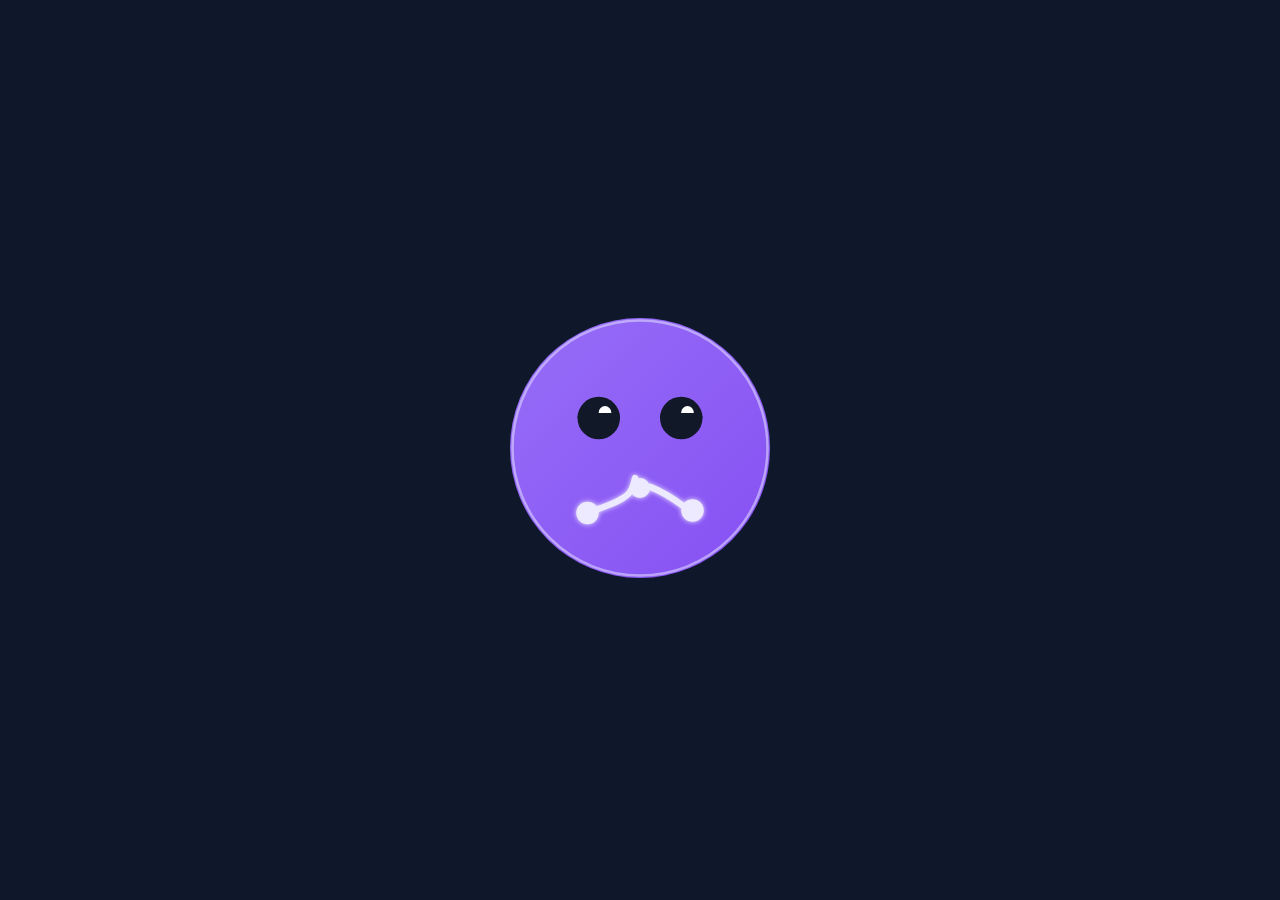
<file: gitscribe/index.html>
<!doctype html>
<html lang="en">
<head>
  <meta charset="UTF-8" />
  <meta name="viewport" content="width=device-width, initial-scale=1.0" />
  <title>GitScribe Mascot</title>
  <style>
    :root { color-scheme: dark; }
    body {
      margin: 0;
      min-height: 100vh;
      display: grid;
      place-items: center;
      background: #0f172a;
      font-family: -apple-system, BlinkMacSystemFont, "Segoe UI", sans-serif;
      color: #e2e8f0;
    }
    img { width: min(56vmin, 320px); height: auto; }
  </style>
</head>
<body>
  <main>
    <img src="./assets/mascot.svg" alt="GitScribe animated mascot" />
  </main>
</body>
</html>
</file>
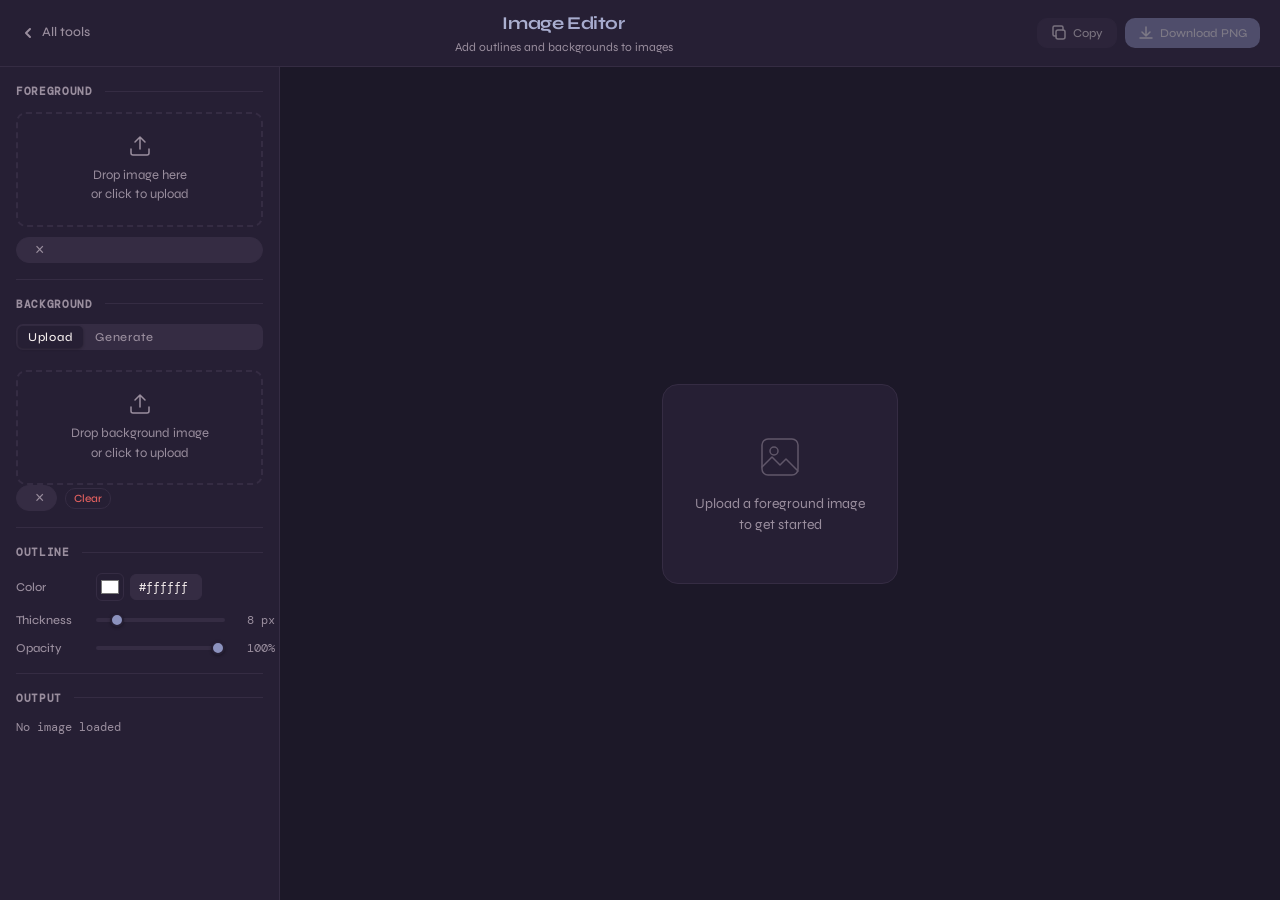
<file: image-editor/index.html>
<!doctype html>
<html lang="en" data-theme="dark">
<head>
  <meta charset="UTF-8"/>
  <meta name="viewport" content="width=device-width, initial-scale=1.0"/>
  <title>Image Editor — Add outlines &amp; backgrounds</title>
  <link rel="icon" href="favicon.svg" type="image/svg+xml"/>
  <link rel="stylesheet" href="../aquadrive/assets/tokens.css">
  <link rel="stylesheet" href="../aquadrive/assets/theme-dark.css">
  <link rel="stylesheet" href="../aquadrive/assets/typography.css">
  <link rel="stylesheet" href="../aquadrive/assets/components.css">
  <link rel="stylesheet" href="assets/style.css"/>
</head>
<body>
  <div class="app">
    <!-- Header -->
    <header class="app-header">
      <a class="header-back" href="../index.html">
        <svg width="16" height="16" viewBox="0 0 16 16" fill="none" stroke="currentColor" stroke-width="2" stroke-linecap="round" stroke-linejoin="round">
          <path d="M10 12L6 8l4-4"/>
        </svg>
        All tools
      </a>
      <div class="header-center">
        <h1>Image Editor</h1>
        <p>Add outlines and backgrounds to images</p>
      </div>
      <div class="header-actions">
        <button class="btn btn-ghost mobile-panel-toggle" id="btn-panel-toggle" aria-label="Toggle settings" aria-pressed="false">
          <svg width="16" height="16" viewBox="0 0 16 16" fill="none" stroke="currentColor" stroke-width="1.5" stroke-linecap="round" stroke-linejoin="round">
            <path d="M2 4h12M2 8h12M2 12h12"/>
            <circle cx="5" cy="4" r="1.8" fill="currentColor" stroke="none"/>
            <circle cx="11" cy="8" r="1.8" fill="currentColor" stroke="none"/>
            <circle cx="7" cy="12" r="1.8" fill="currentColor" stroke="none"/>
          </svg>
        </button>
        <button class="btn btn-secondary" id="btn-copy" disabled>
          <svg width="16" height="16" viewBox="0 0 16 16" fill="none" stroke="currentColor" stroke-width="1.5" stroke-linecap="round" stroke-linejoin="round">
            <rect x="5" y="5" width="9" height="9" rx="2"/>
            <path d="M5 11H3.5A1.5 1.5 0 012 9.5v-7A1.5 1.5 0 013.5 1h7A1.5 1.5 0 0112 2.5V5"/>
          </svg>
          <span>Copy</span>
        </button>
        <button class="btn btn-primary" id="btn-download" disabled>
          <svg width="16" height="16" viewBox="0 0 16 16" fill="none" stroke="currentColor" stroke-width="1.5" stroke-linecap="round" stroke-linejoin="round">
            <path d="M8 2v9M4 7l4 4 4-4M2 13h12"/>
          </svg>
          <span>Download PNG</span>
        </button>
      </div>
    </header>

    <!-- Layout -->
    <div class="layout">
      <!-- Sidebar -->
      <aside class="sidebar">
        <div class="sidebar-scroll">

          <!-- Foreground section -->
          <div class="section">
            <div class="section-label text-section-label">Foreground</div>
            <div class="drop-zone" id="fg-drop" tabindex="0">
              <svg width="24" height="24" viewBox="0 0 24 24" fill="none" stroke="currentColor" stroke-width="1.5" stroke-linecap="round" stroke-linejoin="round">
                <path d="M21 15v4a2 2 0 01-2 2H5a2 2 0 01-2-2v-4M17 8l-5-5-5 5M12 3v12"/>
              </svg>
              <span>Drop image here<br>or click to upload</span>
            </div>
            <input type="file" id="fg-input" accept="image/*" hidden>
            <div class="file-chip" id="fg-chip" hidden>
              <span class="file-chip-name" id="fg-chip-name"></span>
              <button class="file-chip-remove" id="fg-remove" title="Remove">&times;</button>
            </div>
          </div>

          <hr class="divider">

          <!-- Background section -->
          <div class="section">
            <div class="section-label text-section-label">Background</div>
            <div class="tab-group tab-group-sm" id="bg-mode-tabs">
              <button class="tab active" data-tab="upload">Upload</button>
              <button class="tab" data-tab="generate">Generate</button>
            </div>

            <!-- Background Upload mode -->
            <div class="bg-panel" id="bg-upload-panel">
              <div class="drop-zone" id="bg-drop" tabindex="0">
                <svg width="24" height="24" viewBox="0 0 24 24" fill="none" stroke="currentColor" stroke-width="1.5" stroke-linecap="round" stroke-linejoin="round">
                  <path d="M21 15v4a2 2 0 01-2 2H5a2 2 0 01-2-2v-4M17 8l-5-5-5 5M12 3v12"/>
                </svg>
                <span>Drop background image<br>or click to upload</span>
              </div>
              <input type="file" id="bg-input" accept="image/*" hidden>
              <div class="file-chip-row" id="bg-chip-row" hidden>
                <div class="file-chip">
                  <span class="file-chip-name" id="bg-chip-name"></span>
                  <button class="file-chip-remove" id="bg-remove" title="Remove">&times;</button>
                </div>
                <button class="btn btn-ghost btn-sm btn-danger-text" id="bg-clear">Clear</button>
              </div>
            </div>

            <!-- Background Generate mode -->
            <div class="bg-panel" id="bg-generate-panel" hidden>
              <div class="tab-group tab-group-sm" id="gen-type-tabs">
                <button class="tab" data-tab="solid">Solid</button>
                <button class="tab active" data-tab="gradient">Gradient</button>
                <button class="tab" data-tab="pattern">Pattern</button>
              </div>

              <!-- Solid -->
              <div class="gen-panel" id="gen-solid" hidden>
                <div class="control-row">
                  <label class="control-label">Color</label>
                  <div class="color-input-group">
                    <input type="color" id="solid-color" value="#1c1828">
                    <input type="text" class="hex-input" id="solid-color-hex" value="#1c1828" maxlength="7">
                  </div>
                </div>
              </div>

              <!-- Gradient -->
              <div class="gen-panel" id="gen-gradient">
                <div class="control-row">
                  <label class="control-label">Style</label>
                  <div class="tab-group tab-group-xs" id="grad-style-tabs">
                    <button class="tab active" data-tab="linear">Linear</button>
                    <button class="tab" data-tab="radial">Radial</button>
                  </div>
                </div>
                <div class="control-row">
                  <label class="control-label">Color A</label>
                  <div class="color-input-group">
                    <input type="color" id="grad-colorA" value="#1c1828">
                    <input type="text" class="hex-input" id="grad-colorA-hex" value="#1c1828" maxlength="7">
                  </div>
                </div>
                <div class="control-row">
                  <label class="control-label">Color B</label>
                  <div class="color-input-group">
                    <input type="color" id="grad-colorB" value="#656ea4">
                    <input type="text" class="hex-input" id="grad-colorB-hex" value="#656ea4" maxlength="7">
                  </div>
                </div>
                <div class="control-row" id="grad-angle-row">
                  <label class="control-label">Angle</label>
                  <div class="range-group">
                    <input type="range" id="grad-angle" min="0" max="360" value="135">
                    <span class="range-value" id="grad-angle-val">135&deg;</span>
                  </div>
                </div>
              </div>

              <!-- Pattern -->
              <div class="gen-panel" id="gen-pattern" hidden>
                <div class="control-row">
                  <label class="control-label">Shape</label>
                  <div class="tab-group tab-group-xs tab-group-wrap" id="pattern-shape-tabs">
                    <button class="tab active" data-tab="dots">Dots</button>
                    <button class="tab" data-tab="lines">Lines</button>
                    <button class="tab" data-tab="checks">Checks</button>
                    <button class="tab" data-tab="hex">Hex</button>
                    <button class="tab" data-tab="triangles">Tri</button>
                  </div>
                </div>
                <div class="control-row">
                  <label class="control-label">Color</label>
                  <div class="color-input-group">
                    <input type="color" id="pat-color" value="#656ea4">
                    <input type="text" class="hex-input" id="pat-color-hex" value="#656ea4" maxlength="7">
                  </div>
                </div>
                <div class="control-row">
                  <label class="control-label">BG</label>
                  <div class="color-input-group">
                    <input type="color" id="pat-bg" value="#1c1828">
                    <input type="text" class="hex-input" id="pat-bg-hex" value="#1c1828" maxlength="7">
                  </div>
                </div>
                <div class="control-row">
                  <label class="control-label">Size</label>
                  <div class="range-group">
                    <input type="range" id="pat-size" min="4" max="80" value="20">
                    <span class="range-value" id="pat-size-val">20 px</span>
                  </div>
                </div>
                <div class="control-row">
                  <label class="control-label">Gap</label>
                  <div class="range-group">
                    <input type="range" id="pat-gap" min="0" max="60" value="10">
                    <span class="range-value" id="pat-gap-val">10 px</span>
                  </div>
                </div>
                <div class="control-row" id="pat-angle-row">
                  <label class="control-label">Angle</label>
                  <div class="range-group">
                    <input type="range" id="pat-angle" min="0" max="360" value="0">
                    <span class="range-value" id="pat-angle-val">0&deg;</span>
                  </div>
                </div>
              </div>
            </div>
          </div>

          <hr class="divider">

          <!-- Outline section -->
          <div class="section">
            <div class="section-label text-section-label">Outline</div>
            <div class="control-row">
              <label class="control-label">Color</label>
              <div class="color-input-group">
                <input type="color" id="outline-color" value="#ffffff">
                <input type="text" class="hex-input" id="outline-color-hex" value="#ffffff" maxlength="7">
              </div>
            </div>
            <div class="control-row">
              <label class="control-label">Thickness</label>
              <div class="range-group">
                <input type="range" id="outline-thickness" min="1" max="60" value="8">
                <span class="range-value" id="outline-thickness-val">8 px</span>
              </div>
            </div>
            <div class="control-row">
              <label class="control-label">Opacity</label>
              <div class="range-group">
                <input type="range" id="outline-opacity" min="0" max="100" value="100">
                <span class="range-value" id="outline-opacity-val">100%</span>
              </div>
            </div>
          </div>

          <hr class="divider">

          <!-- Output section -->
          <div class="section">
            <div class="section-label text-section-label">Output</div>
            <div class="output-info text-caption text-muted" id="canvas-info">No image loaded</div>
          </div>

        </div>
      </aside>

      <!-- Main canvas area -->
      <main class="main">
        <div class="canvas-wrap" id="canvas-wrap">
          <!-- Empty state -->
          <div class="empty-state" id="empty-state">
            <svg width="48" height="48" viewBox="0 0 48 48" fill="none" stroke="currentColor" stroke-width="1.5" stroke-linecap="round" stroke-linejoin="round" opacity="0.5">
              <rect x="6" y="6" width="36" height="36" rx="6"/>
              <path d="M6 34l10-10 8 8 6-6 12 12"/>
              <circle cx="18" cy="18" r="4"/>
            </svg>
            <p>Upload a foreground image<br>to get started</p>
          </div>
          <!-- Canvas (hidden until fg loaded) -->
          <canvas id="canvas" hidden></canvas>
        </div>
      </main>
    </div>

    <!-- Toast -->
    <div class="toast" id="toast"></div>
  </div>

  <script src="assets/app.js"></script>
</body>
</html>
</file>
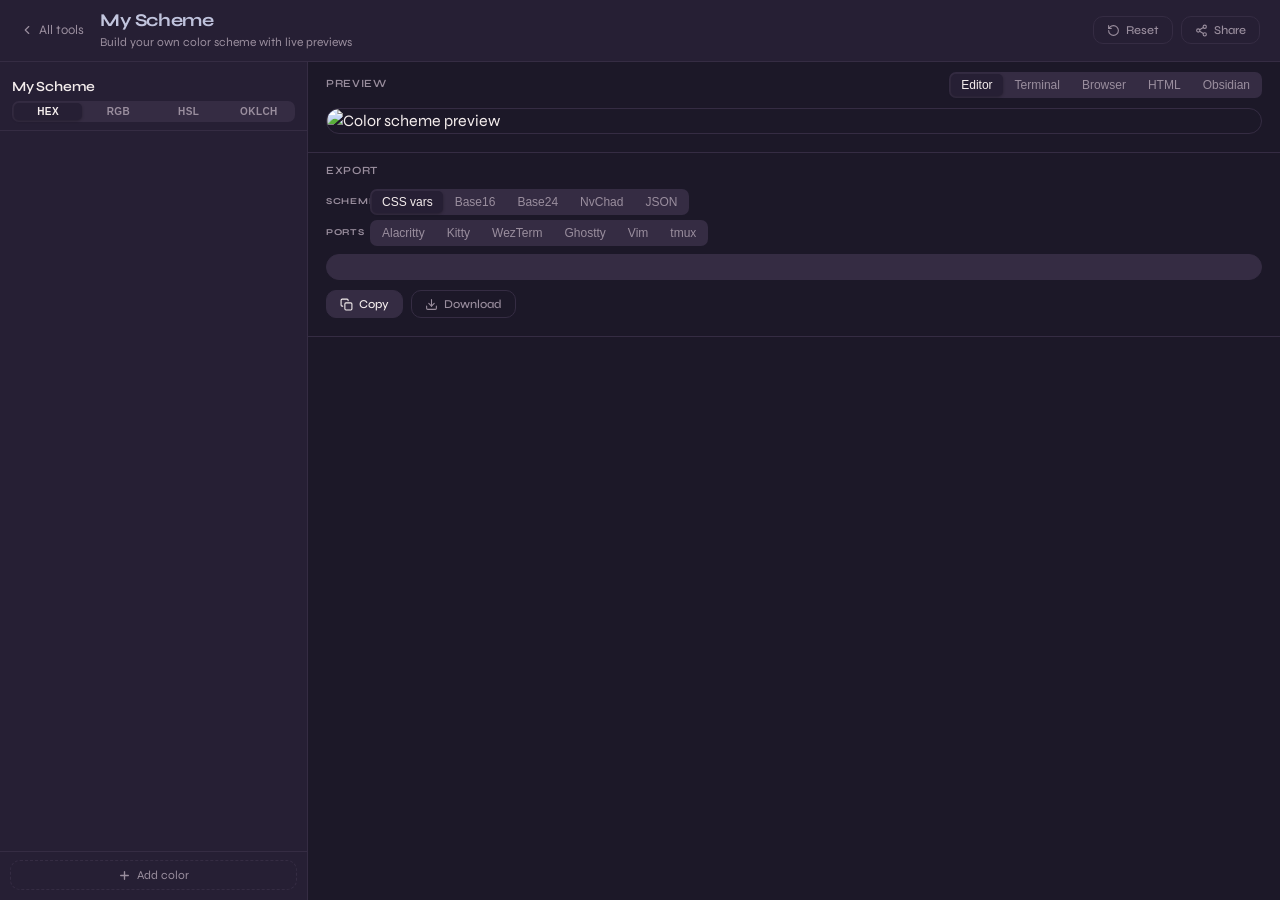
<file: my-scheme/index.html>
<!doctype html>
<html lang="en" data-theme="dark">
<head>
  <meta charset="UTF-8"/>
  <meta name="viewport" content="width=device-width, initial-scale=1.0"/>
  <title>My Scheme — Color Scheme Builder</title>
  <link rel="icon" href="favicon.svg" type="image/svg+xml"/>
  <link rel="stylesheet" href="../aquadrive/assets/tokens.css">
  <link rel="stylesheet" href="../aquadrive/assets/theme-light.css">
  <link rel="stylesheet" href="../aquadrive/assets/theme-dark.css">
  <link rel="stylesheet" href="../aquadrive/assets/typography.css">
  <link rel="stylesheet" href="assets/style.css"/>
</head>
<body>
  <div class="app">

    <header class="app-header">
      <a class="header-back" href="../index.html">
        <svg width="14" height="14" viewBox="0 0 24 24" fill="none" stroke="currentColor" stroke-width="2" stroke-linecap="round" stroke-linejoin="round">
          <polyline points="15 18 9 12 15 6"/>
        </svg>
        All tools
      </a>
      <div class="header-center">
        <h1>My Scheme</h1>
        <p>Build your own color scheme with live previews</p>
      </div>
      <div class="header-actions">
        <button class="btn btn-ghost" id="reset-btn" title="Reset to defaults">
          <svg width="13" height="13" viewBox="0 0 24 24" fill="none" stroke="currentColor" stroke-width="2" stroke-linecap="round" stroke-linejoin="round">
            <path d="M3 12a9 9 0 1 0 9-9 9.75 9.75 0 0 0-6.74 2.74L3 8"/>
            <path d="M3 3v5h5"/>
          </svg>
          Reset
        </button>
        <button class="btn btn-ghost" id="share-btn">
          <svg width="13" height="13" viewBox="0 0 24 24" fill="none" stroke="currentColor" stroke-width="2" stroke-linecap="round" stroke-linejoin="round">
            <circle cx="18" cy="5" r="3"/><circle cx="6" cy="12" r="3"/><circle cx="18" cy="19" r="3"/>
            <line x1="8.59" y1="13.51" x2="15.42" y2="17.49"/>
            <line x1="15.41" y1="6.51" x2="8.59" y2="10.49"/>
          </svg>
          Share
        </button>
      </div>
    </header>

    <div class="layout">

      <!-- ── Left sidebar ── -->
      <aside class="sidebar">
        <div class="sidebar-top">
          <input type="text" class="scheme-name-input" id="scheme-name" value="My Scheme" placeholder="Scheme name" spellcheck="false"/>
          <div class="fmt-toggle" id="fmt-toggle">
            <button class="fmt-btn active" data-fmt="hex">HEX</button>
            <button class="fmt-btn" data-fmt="rgb">RGB</button>
            <button class="fmt-btn" data-fmt="hsl">HSL</button>
            <button class="fmt-btn" data-fmt="oklch">OKLCH</button>
          </div>
        </div>

        <div class="color-list" id="color-list"></div>

        <div class="sidebar-bottom">
          <button class="add-color-btn" id="add-color-btn">
            <svg width="13" height="13" viewBox="0 0 24 24" fill="none" stroke="currentColor" stroke-width="2.5" stroke-linecap="round">
              <line x1="12" y1="5" x2="12" y2="19"/><line x1="5" y1="12" x2="19" y2="12"/>
            </svg>
            Add color
          </button>
        </div>
      </aside>

      <!-- ── Main content ── -->
      <main class="main">

        <!-- Preview -->
        <section class="panel preview-panel">
          <div class="panel-header">
            <span class="panel-label">Preview</span>
            <div class="tab-group" id="preview-tabs">
              <button class="tab active" data-mode="editor">Editor</button>
              <button class="tab" data-mode="terminal">Terminal</button>
              <button class="tab" data-mode="browser">Browser</button>
              <button class="tab" data-mode="html">HTML</button>
              <button class="tab" data-mode="obsidian">Obsidian</button>
            </div>
          </div>
          <div class="preview-frame">
            <img class="preview-img" id="preview-img" alt="Color scheme preview"/>
            <iframe class="preview-iframe" id="preview-iframe" title="HTML component preview"></iframe>
          </div>
        </section>

        <!-- Export -->
        <section class="panel export-panel">
          <div class="panel-header">
            <span class="panel-label">Export</span>
          </div>
          <div class="export-tabs-groups" id="export-tabs-groups">
            <div class="export-tab-row">
              <span class="export-row-label">Scheme</span>
              <div class="tab-group">
                <button class="tab active" data-efmt="css">CSS vars</button>
                <button class="tab" data-efmt="base16">Base16</button>
                <button class="tab" data-efmt="base24">Base24</button>
                <button class="tab" data-efmt="nvchad">NvChad</button>
                <button class="tab" data-efmt="json">JSON</button>
              </div>
            </div>
            <div class="export-tab-row">
              <span class="export-row-label">Ports</span>
              <div class="tab-group">
                <button class="tab" data-efmt="alacritty">Alacritty</button>
                <button class="tab" data-efmt="kitty">Kitty</button>
                <button class="tab" data-efmt="wezterm">WezTerm</button>
                <button class="tab" data-efmt="ghostty">Ghostty</button>
                <button class="tab" data-efmt="vim">Vim</button>
                <button class="tab" data-efmt="tmux">tmux</button>
              </div>
            </div>
          </div>
          <div class="export-code-wrap">
            <pre class="export-code" id="export-code"></pre>
          </div>
          <div class="export-actions">
            <button class="btn btn-secondary" id="copy-export-btn">
              <svg width="13" height="13" viewBox="0 0 24 24" fill="none" stroke="currentColor" stroke-width="2" stroke-linecap="round" stroke-linejoin="round">
                <rect x="9" y="9" width="13" height="13" rx="2"/>
                <path d="M5 15H4a2 2 0 0 1-2-2V4a2 2 0 0 1 2-2h9a2 2 0 0 1 2 2v1"/>
              </svg>
              Copy
            </button>
            <button class="btn btn-ghost" id="download-export-btn">
              <svg width="13" height="13" viewBox="0 0 24 24" fill="none" stroke="currentColor" stroke-width="2" stroke-linecap="round" stroke-linejoin="round">
                <path d="M21 15v4a2 2 0 0 1-2 2H5a2 2 0 0 1-2-2v-4"/>
                <polyline points="7 10 12 15 17 10"/>
                <line x1="12" y1="15" x2="12" y2="3"/>
              </svg>
              Download
            </button>
          </div>
        </section>

      </main>
    </div>
  </div>

  <div class="toast" id="toast"></div>

  <!-- Share modal -->
  <div class="share-modal-overlay" id="share-modal" hidden>
    <div class="share-modal">
      <div class="share-modal-header">
        <span class="share-modal-title">Share scheme</span>
        <button class="share-modal-close" id="share-modal-close" aria-label="Close">
          <svg width="14" height="14" viewBox="0 0 24 24" fill="none" stroke="currentColor" stroke-width="2.5" stroke-linecap="round">
            <line x1="18" y1="6" x2="6" y2="18"/><line x1="6" y1="6" x2="18" y2="18"/>
          </svg>
        </button>
      </div>
      <div class="share-modal-body">
        <div class="share-url-row">
          <input type="text" class="share-url-input" id="share-url-input" readonly spellcheck="false"/>
          <button class="btn btn-secondary" id="share-copy-btn">Copy</button>
        </div>
      </div>
    </div>
  </div>

  <script src="assets/color-utils.js"></script>
  <script src="assets/previews.js"></script>
  <script src="assets/app.js"></script>
</body>
</html>
</file>
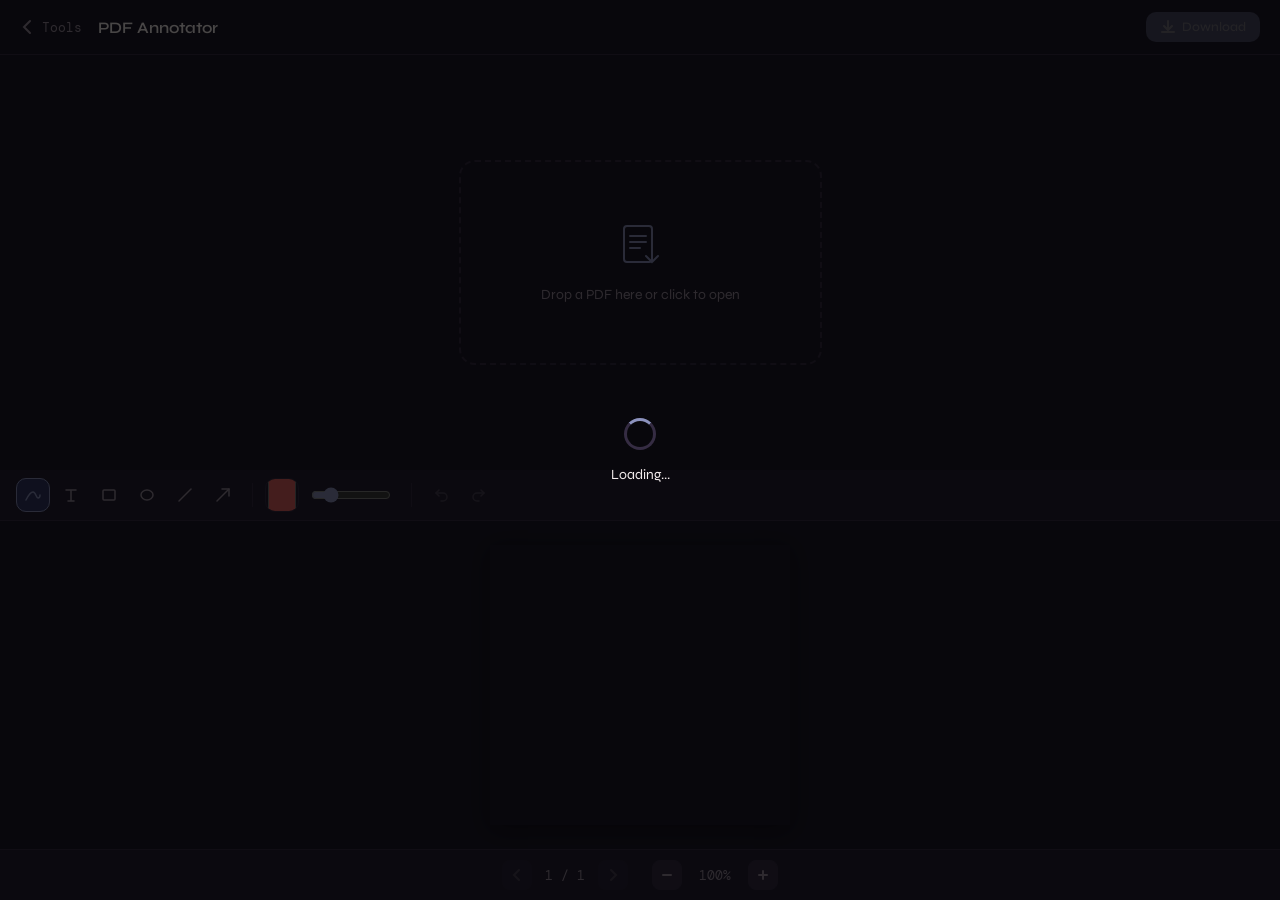
<file: pdf-annotator/index.html>
<!DOCTYPE html>
<html lang="en" data-theme="dark">
<head>
  <meta charset="UTF-8">
  <meta name="viewport" content="width=device-width, initial-scale=1.0">
  <title>PDF Annotator</title>
  <link rel="icon" href="favicon.svg" type="image/svg+xml">
  <link rel="stylesheet" href="../aquadrive/assets/tokens.css">
  <link rel="stylesheet" href="../aquadrive/assets/theme-light.css">
  <link rel="stylesheet" href="../aquadrive/assets/theme-dark.css">
  <link rel="stylesheet" href="../aquadrive/assets/typography.css">
  <link rel="stylesheet" href="assets/style.css">
</head>
<body>

  <header>
    <a href="../index.html" class="back-link">
      <svg width="16" height="16" viewBox="0 0 16 16" fill="none" stroke="currentColor" stroke-width="2" stroke-linecap="round">
        <path d="M10 2L4 8l6 6"/>
      </svg>
      Tools
    </a>
    <h1>PDF Annotator</h1>
    <button id="download-btn" class="btn-primary" disabled>
      <svg width="16" height="16" viewBox="0 0 16 16" fill="none" stroke="currentColor" stroke-width="2" stroke-linecap="round">
        <path d="M8 2v9M4 7l4 4 4-4M2 13h12"/>
      </svg>
      Download
    </button>
  </header>

  <!-- Drop zone -->
  <div id="drop-zone">
    <div class="drop-zone-inner">
      <svg width="48" height="48" viewBox="0 0 48 48" fill="none" stroke="var(--primary)" stroke-width="2" stroke-linecap="round">
        <rect x="8" y="4" width="28" height="36" rx="3"/>
        <path d="M14 14h16M14 20h16M14 26h10"/>
        <path d="M36 28v12M30 34l6 6 6-6"/>
      </svg>
      <p>Drop a PDF here or click to open</p>
      <input type="file" id="file-input" accept=".pdf,application/pdf">
    </div>
  </div>

  <!-- Viewer -->
  <div id="viewer" hidden>
    <!-- Toolbar -->
    <div id="toolbar">
      <div class="tool-group">
        <button class="tool-btn active" data-tool="freeform" title="Freeform Draw (D)">
          <svg width="18" height="18" viewBox="0 0 18 18" fill="none" stroke="currentColor" stroke-width="1.5" stroke-linecap="round" stroke-linejoin="round">
            <path d="M2 14c2-4 4-8 7-8s3 6 5 6 2-3 2-3"/>
          </svg>
        </button>
        <button class="tool-btn" data-tool="text" title="Text (T)">
          <svg width="18" height="18" viewBox="0 0 18 18" fill="none" stroke="currentColor" stroke-width="1.5" stroke-linecap="round">
            <path d="M4 4h10M9 4v11M6 15h6"/>
          </svg>
        </button>
        <button class="tool-btn" data-tool="rect" title="Rectangle (R)">
          <svg width="18" height="18" viewBox="0 0 18 18" fill="none" stroke="currentColor" stroke-width="1.5">
            <rect x="3" y="4" width="12" height="10" rx="1"/>
          </svg>
        </button>
        <button class="tool-btn" data-tool="circle" title="Ellipse (C)">
          <svg width="18" height="18" viewBox="0 0 18 18" fill="none" stroke="currentColor" stroke-width="1.5">
            <ellipse cx="9" cy="9" rx="6" ry="5"/>
          </svg>
        </button>
        <button class="tool-btn" data-tool="line" title="Line (L)">
          <svg width="18" height="18" viewBox="0 0 18 18" fill="none" stroke="currentColor" stroke-width="1.5" stroke-linecap="round">
            <line x1="3" y1="15" x2="15" y2="3"/>
          </svg>
        </button>
        <button class="tool-btn" data-tool="arrow" title="Arrow (A)">
          <svg width="18" height="18" viewBox="0 0 18 18" fill="none" stroke="currentColor" stroke-width="1.5" stroke-linecap="round" stroke-linejoin="round">
            <line x1="3" y1="15" x2="15" y2="3"/>
            <polyline points="8,3 15,3 15,10"/>
          </svg>
        </button>
      </div>

      <div class="toolbar-separator"></div>

      <div class="tool-group">
        <label class="color-input-wrap" title="Color">
          <input type="color" id="color-picker" value="#E66260">
        </label>
        <div class="stroke-wrap" title="Stroke Width">
          <input type="range" id="stroke-width" min="1" max="12" value="3">
        </div>
        <div class="font-size-wrap" id="font-size-wrap" hidden>
          <label>
            <span class="label-text">Aa</span>
            <input type="number" id="font-size" value="18" min="8" max="72" step="2">
          </label>
        </div>
      </div>

      <div class="toolbar-separator"></div>

      <div class="tool-group">
        <button class="tool-btn" id="undo-btn" title="Undo (Ctrl+Z)" disabled>
          <svg width="18" height="18" viewBox="0 0 18 18" fill="none" stroke="currentColor" stroke-width="1.5" stroke-linecap="round" stroke-linejoin="round">
            <path d="M4 7h7a4 4 0 0 1 0 8H9"/>
            <polyline points="7,4 4,7 7,10"/>
          </svg>
        </button>
        <button class="tool-btn" id="redo-btn" title="Redo (Ctrl+Shift+Z)" disabled>
          <svg width="18" height="18" viewBox="0 0 18 18" fill="none" stroke="currentColor" stroke-width="1.5" stroke-linecap="round" stroke-linejoin="round">
            <path d="M14 7H7a4 4 0 0 0 0 8h2"/>
            <polyline points="11,4 14,7 11,10"/>
          </svg>
        </button>
      </div>
    </div>

    <!-- Canvas area -->
    <div id="canvas-area">
      <div id="canvas-container">
        <canvas id="bg-canvas"></canvas>
        <canvas id="anno-canvas"></canvas>
        <textarea id="text-input" hidden></textarea>
      </div>
    </div>

    <!-- Footer -->
    <div id="footer">
      <div class="nav-group">
        <button id="prev-page" class="nav-btn" disabled>
          <svg width="14" height="14" viewBox="0 0 14 14" fill="none" stroke="currentColor" stroke-width="2" stroke-linecap="round">
            <path d="M9 2L4 7l5 5"/>
          </svg>
        </button>
        <span id="page-info">1 / 1</span>
        <button id="next-page" class="nav-btn" disabled>
          <svg width="14" height="14" viewBox="0 0 14 14" fill="none" stroke="currentColor" stroke-width="2" stroke-linecap="round">
            <path d="M5 2l5 5-5 5"/>
          </svg>
        </button>
      </div>
      <div class="zoom-group">
        <button id="zoom-out" class="nav-btn">
          <svg width="14" height="14" viewBox="0 0 14 14" fill="none" stroke="currentColor" stroke-width="2" stroke-linecap="round">
            <line x1="3" y1="7" x2="11" y2="7"/>
          </svg>
        </button>
        <span id="zoom-level">100%</span>
        <button id="zoom-in" class="nav-btn">
          <svg width="14" height="14" viewBox="0 0 14 14" fill="none" stroke="currentColor" stroke-width="2" stroke-linecap="round">
            <line x1="3" y1="7" x2="11" y2="7"/>
            <line x1="7" y1="3" x2="7" y2="11"/>
          </svg>
        </button>
      </div>
    </div>
  </div>

  <!-- Loading overlay -->
  <div id="loading" hidden>
    <div class="loading-spinner"></div>
    <span id="loading-text">Loading...</span>
  </div>

  <script type="module" src="assets/app.js"></script>
</body>
</html>
</file>
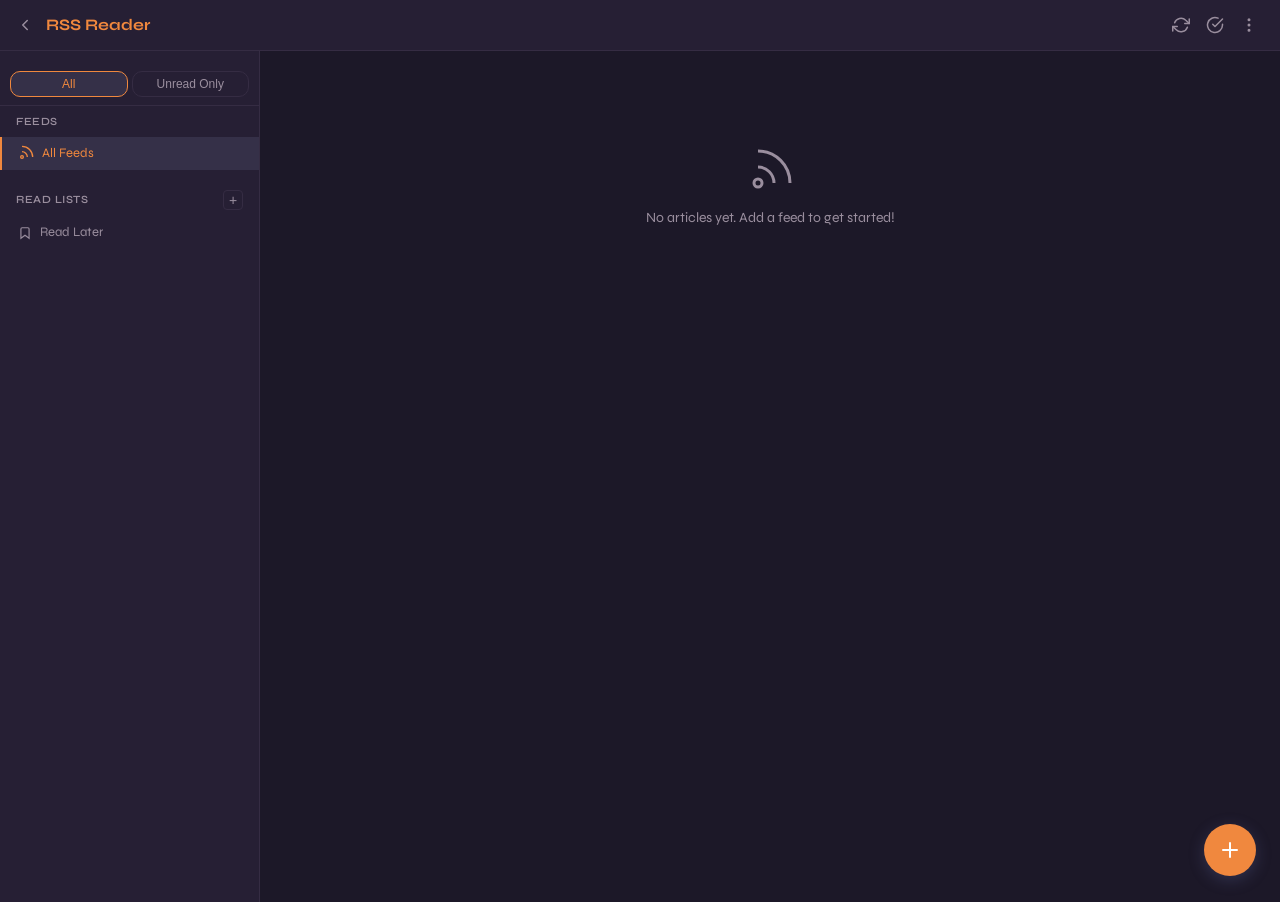
<file: rss-reader/index.html>
<!DOCTYPE html>
<html lang="en" data-theme="dark">
<head>
  <meta charset="UTF-8">
  <meta name="viewport" content="width=device-width, initial-scale=1.0, user-scalable=no">
  <title>RSS Reader</title>
  <link rel="icon" href="favicon.svg" type="image/svg+xml">
  <link rel="manifest" href="manifest.json">
  <meta name="theme-color" content="#1c1828">
  <meta name="apple-mobile-web-app-capable" content="yes">
  <meta name="apple-mobile-web-app-status-bar-style" content="black-translucent">
  <link rel="apple-touch-icon" href="favicon.svg">
  <link rel="stylesheet" href="../aquadrive/assets/tokens.css">
  <link rel="stylesheet" href="../aquadrive/assets/theme-light.css">
  <link rel="stylesheet" href="../aquadrive/assets/theme-dark.css">
  <link rel="stylesheet" href="../aquadrive/assets/typography.css">
  <link rel="stylesheet" href="assets/style.css">
</head>
<body>
  <div id="app">
    <!-- Top bar -->
    <header class="top-bar">
      <a href="../index.html" class="back-link" title="Back to Tools">
        <svg width="18" height="18" viewBox="0 0 24 24" fill="none" stroke="currentColor" stroke-width="2" stroke-linecap="round" stroke-linejoin="round"><path d="M15 18l-6-6 6-6"/></svg>
      </a>
      <button id="btn-sidebar-toggle" class="icon-btn sidebar-toggle" title="Toggle sidebar">
        <svg width="18" height="18" viewBox="0 0 24 24" fill="none" stroke="currentColor" stroke-width="2" stroke-linecap="round" stroke-linejoin="round"><line x1="3" y1="6" x2="21" y2="6"/><line x1="3" y1="12" x2="21" y2="12"/><line x1="3" y1="18" x2="21" y2="18"/></svg>
      </button>
      <h1 class="app-title">RSS Reader</h1>
      <div class="top-actions">
        <button id="btn-sync" class="icon-btn" title="Sync all feeds">
          <svg width="18" height="18" viewBox="0 0 24 24" fill="none" stroke="currentColor" stroke-width="2" stroke-linecap="round" stroke-linejoin="round"><path d="M23 4v6h-6"/><path d="M1 20v-6h6"/><path d="M3.51 9a9 9 0 0 1 14.85-3.36L23 10M1 14l4.64 4.36A9 9 0 0 0 20.49 15"/></svg>
        </button>
        <button id="btn-mark-all" class="icon-btn" title="Mark all as read">
          <svg width="18" height="18" viewBox="0 0 24 24" fill="none" stroke="currentColor" stroke-width="2" stroke-linecap="round" stroke-linejoin="round"><path d="M22 11.08V12a10 10 0 1 1-5.93-9.14"/><polyline points="22 4 12 14.01 9 11.01"/></svg>
        </button>
        <button id="btn-menu" class="icon-btn" title="Menu">
          <svg width="18" height="18" viewBox="0 0 24 24" fill="none" stroke="currentColor" stroke-width="2" stroke-linecap="round" stroke-linejoin="round"><circle cx="12" cy="12" r="1"/><circle cx="12" cy="5" r="1"/><circle cx="12" cy="19" r="1"/></svg>
        </button>
      </div>
    </header>

    <!-- Sidebar / nav -->
    <nav id="sidebar" class="sidebar">
      <div class="sidebar-tabs">
        <button class="sidebar-tab active" data-filter="all">All</button>
        <button class="sidebar-tab" data-filter="unread">Unread Only</button>
      </div>
      <div class="sidebar-section">
        <div class="sidebar-heading">Feeds</div>
        <div id="nav-all" class="nav-item active" data-view="all">
          <svg width="16" height="16" viewBox="0 0 24 24" fill="none" stroke="currentColor" stroke-width="2"><circle cx="6" cy="18" r="2"/><path d="M6 10a8 8 0 0 1 8 8"/><path d="M6 2a16 16 0 0 1 16 16"/></svg>
          <span>All Feeds</span>
          <span class="badge" id="badge-all"></span>
        </div>
        <div id="feed-tree"></div>
      </div>
      <div class="sidebar-section">
        <div class="sidebar-heading">
          Read Lists
          <button id="btn-add-readlist" class="mini-btn" title="New read list">+</button>
        </div>
        <div id="readlist-nav"></div>
      </div>
    </nav>

    <!-- Main content -->
    <main id="main-content" class="main-content">
      <div id="article-list" class="article-list"></div>
      <div id="empty-state" class="empty-state">
        <svg width="48" height="48" viewBox="0 0 24 24" fill="none" stroke="var(--text-muted)" stroke-width="1.5"><circle cx="6" cy="18" r="2"/><path d="M6 10a8 8 0 0 1 8 8"/><path d="M6 2a16 16 0 0 1 16 16"/></svg>
        <p>No articles yet. Add a feed to get started!</p>
      </div>
    </main>
  </div>

  <!-- Floating add button -->
  <button id="fab-add" class="fab" title="Add feed">
    <svg width="24" height="24" viewBox="0 0 24 24" fill="none" stroke="currentColor" stroke-width="2" stroke-linecap="round"><line x1="12" y1="5" x2="12" y2="19"/><line x1="5" y1="12" x2="19" y2="12"/></svg>
  </button>

  <!-- Add feed modal -->
  <div id="modal-add" class="modal-overlay">
    <div class="modal">
      <div class="modal-header">
        <h2>Add Feed</h2>
        <button class="modal-close" data-close="modal-add">&times;</button>
      </div>
      <div class="modal-body">
        <div id="add-step-url" class="add-step">
          <label>Feed or Website URL</label>
          <div class="input-row">
            <input type="url" id="input-feed-url" placeholder="https://example.com/feed.xml" autocomplete="url">
            <button id="btn-search-feed" class="btn-primary">Search</button>
          </div>
          <div id="feed-search-status" class="search-status"></div>
          <div id="feed-search-results" class="search-results"></div>
        </div>
        <div id="add-step-details" class="add-step" style="display:none">
          <label>Feed Title</label>
          <input type="text" id="input-feed-title" placeholder="Feed name">
          <label>Folder</label>
          <div class="input-row">
            <input type="text" id="input-feed-folder" placeholder="Uncategorized" list="folder-list">
            <datalist id="folder-list"></datalist>
          </div>
          <div class="modal-actions">
            <button id="btn-back-url" class="btn-secondary">Back</button>
            <button id="btn-save-feed" class="btn-primary">Add Feed</button>
          </div>
        </div>
      </div>
    </div>
  </div>

  <!-- Menu dropdown -->
  <div id="dropdown-menu" class="dropdown" style="display:none">
    <button data-action="import-opml">Import OPML</button>
    <button data-action="export-opml">Export OPML</button>
    <hr>
    <button data-action="manage-feeds">Manage Feeds</button>
  </div>

  <!-- Manage feeds modal -->
  <div id="modal-manage" class="modal-overlay">
    <div class="modal modal-wide">
      <div class="modal-header">
        <h2>Manage Feeds</h2>
        <button class="modal-close" data-close="modal-manage">&times;</button>
      </div>
      <div class="modal-body">
        <div id="manage-feed-list" class="manage-feed-list"></div>
      </div>
    </div>
  </div>

  <!-- Read list picker modal -->
  <div id="modal-readlist-pick" class="modal-overlay">
    <div class="modal modal-sm">
      <div class="modal-header">
        <h2>Save to...</h2>
        <button class="modal-close" data-close="modal-readlist-pick">&times;</button>
      </div>
      <div class="modal-body">
        <div id="readlist-pick-list"></div>
      </div>
    </div>
  </div>

  <input type="file" id="file-opml" accept=".opml,.xml" style="display:none">

  <script src="assets/app.js"></script>
</body>
</html>
</file>
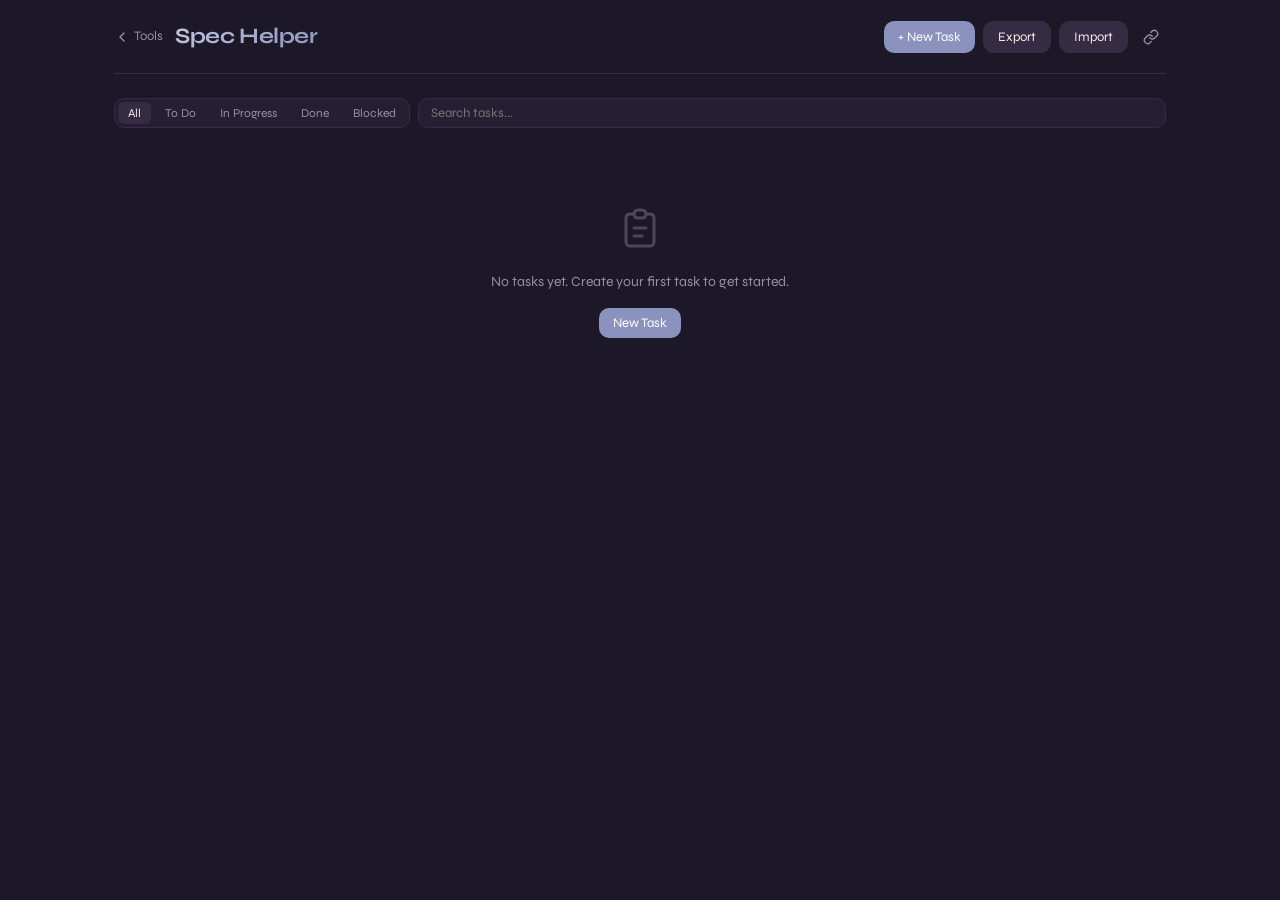
<file: spec-helper/index.html>
<!DOCTYPE html>
<html lang="en" data-theme="dark">
<head>
  <meta charset="UTF-8">
  <meta name="viewport" content="width=device-width, initial-scale=1.0">
  <title>Spec Helper</title>
  <link rel="icon" href="favicon.svg" type="image/svg+xml">
  <link rel="stylesheet" href="../aquadrive/assets/tokens.css">
  <link rel="stylesheet" href="../aquadrive/assets/theme-light.css">
  <link rel="stylesheet" href="../aquadrive/assets/theme-dark.css">
  <link rel="stylesheet" href="../aquadrive/assets/typography.css">
  <link rel="stylesheet" href="assets/style.css">
</head>
<body>
  <div class="app">
    <header>
      <div class="left">
        <a class="back-link" href="../index.html">
          <svg width="16" height="16" viewBox="0 0 24 24" fill="none" stroke="currentColor" stroke-width="2" stroke-linecap="round" stroke-linejoin="round"><polyline points="15 18 9 12 15 6"/></svg>
          Tools
        </a>
        <h1>Spec Helper</h1>
        <span class="project-name" id="project-name" style="display:none"></span>
      </div>
      <div class="actions">
        <button class="btn-primary" id="btn-new">+ New Task</button>
        <button class="btn-secondary" id="btn-export">Export</button>
        <button class="btn-secondary" id="btn-import">Import</button>
        <button class="btn-icon" id="btn-share" title="Copy link">
          <svg width="16" height="16" viewBox="0 0 24 24" fill="none" stroke="currentColor" stroke-width="2" stroke-linecap="round" stroke-linejoin="round"><path d="M10 13a5 5 0 007.54.54l3-3a5 5 0 00-7.07-7.07l-1.72 1.71"/><path d="M14 11a5 5 0 00-7.54-.54l-3 3a5 5 0 007.07 7.07l1.71-1.71"/></svg>
        </button>
      </div>
    </header>

    <!-- List view -->
    <div class="view-list">
      <div class="toolbar">
        <div class="filter-group">
          <button class="filter-btn active" data-filter="all">All</button>
          <button class="filter-btn" data-filter="todo">To Do</button>
          <button class="filter-btn" data-filter="in-progress">In Progress</button>
          <button class="filter-btn" data-filter="done">Done</button>
          <button class="filter-btn" data-filter="blocked">Blocked</button>
        </div>
        <input type="text" class="search-input" id="search" placeholder="Search tasks...">
      </div>
      <div class="task-list" id="task-list"></div>
    </div>

    <!-- Detail view -->
    <div class="view-detail"></div>
  </div>

  <!-- Export modal -->
  <div class="modal-overlay" id="export-modal">
    <div class="modal">
      <h2>Export Tasks</h2>
      <label>Project Name</label>
      <input type="text" id="export-project-name" placeholder="My Project">
      <div class="modal-actions">
        <button class="btn-secondary modal-close">Cancel</button>
        <button class="btn-primary" id="export-confirm">Export JSON</button>
      </div>
    </div>
  </div>

  <!-- Import modal -->
  <div class="modal-overlay" id="import-modal">
    <div class="modal">
      <h2>Import Tasks</h2>
      <label>Select JSON file</label>
      <input type="file" id="import-file" accept=".json">
      <div id="import-info" style="margin-top:12px;font-size:13px"></div>
      <div class="modal-actions">
        <button class="btn-secondary modal-close">Cancel</button>
        <button class="btn-primary" id="import-confirm">Import</button>
      </div>
    </div>
  </div>

  <!-- Toast -->
  <div class="toast" id="toast"></div>

  <script src="assets/app.js"></script>
</body>
</html>
</file>
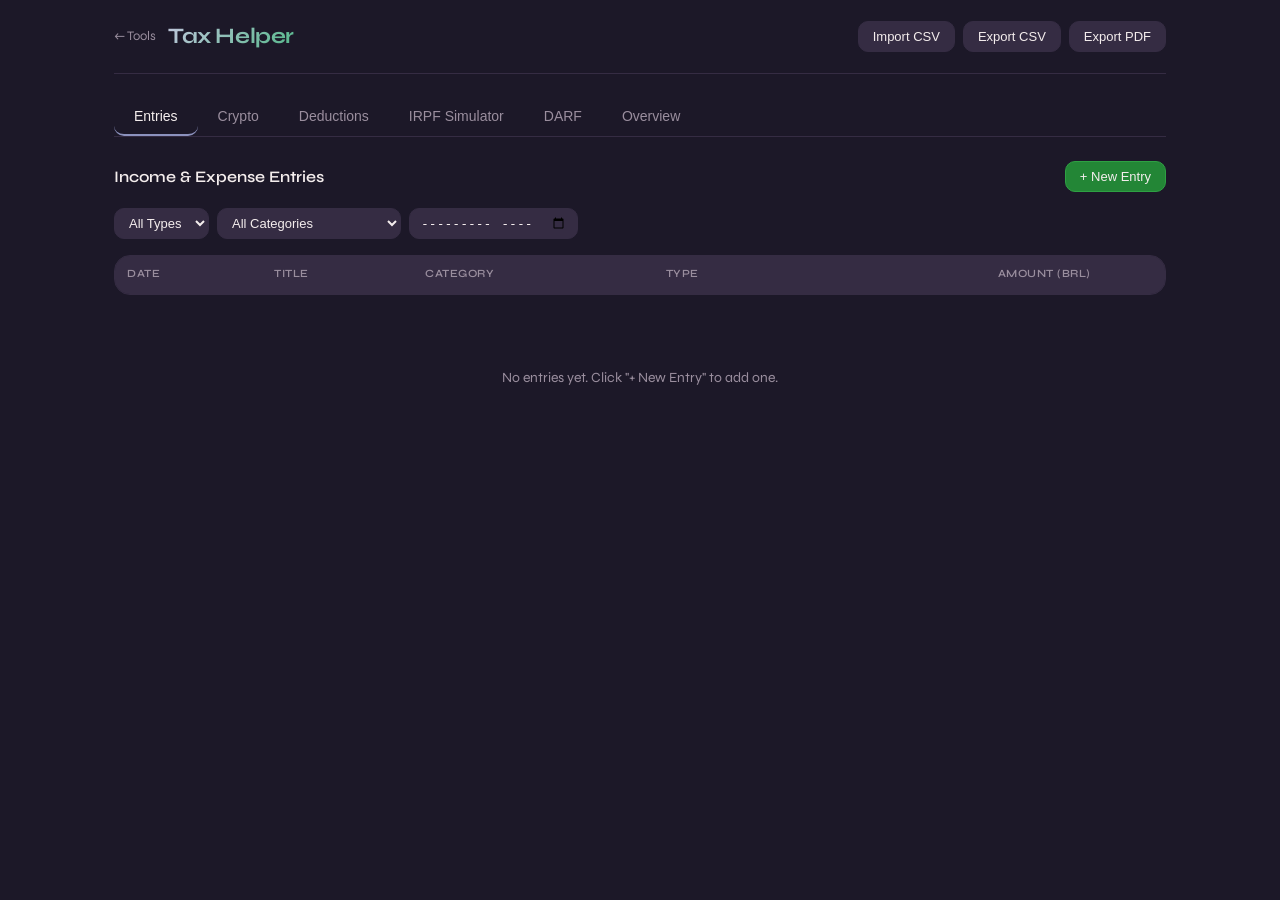
<file: tax-helper/index.html>
<!DOCTYPE html>
<html lang="en" data-theme="dark">
<head>
  <meta charset="UTF-8">
  <meta name="viewport" content="width=device-width, initial-scale=1.0">
  <title>Tax Helper</title>
  <link rel="icon" href="favicon.svg" type="image/svg+xml">
  <link rel="stylesheet" href="../aquadrive/assets/tokens.css">
  <link rel="stylesheet" href="../aquadrive/assets/theme-light.css">
  <link rel="stylesheet" href="../aquadrive/assets/theme-dark.css">
  <link rel="stylesheet" href="../aquadrive/assets/typography.css">
  <style>
    :root {
      --green: var(--success);
      --red: var(--error);
      --yellow: #d29922;
      --purple: #bc8cff;
    }

    *, *::before, *::after { box-sizing: border-box; margin: 0; padding: 0; }

    body {
      font-family: var(--font-display);
      background: var(--bg);
      color: var(--text);
      min-height: 100vh;
      line-height: 1.5;
    }

    .container { max-width: 1100px; margin: 0 auto; padding: 0 24px; }

    header {
      border-bottom: 1px solid var(--border);
      padding: 20px 0;
      margin-bottom: 24px;
      display: flex;
      align-items: center;
      justify-content: space-between;
      flex-wrap: wrap;
      gap: 12px;
    }

    header .left { display: flex; align-items: center; gap: 12px; }
    header .left a { color: var(--text-muted); text-decoration: none; font-size: 13px; }
    header .left a:hover { color: var(--text); }

    header h1 {
      font-size: 22px;
      font-weight: 700;
      letter-spacing: -0.4px;
      background: linear-gradient(135deg, var(--primary-light), var(--success));
      -webkit-background-clip: text;
      -webkit-text-fill-color: transparent;
      background-clip: text;
    }

    .header-actions { display: flex; gap: 8px; flex-wrap: wrap; }

    button, .btn {
      display: inline-flex;
      align-items: center;
      gap: 6px;
      padding: 7px 14px;
      border-radius: var(--radius-sm);
      border: 1px solid var(--border);
      background: var(--surface-alt);
      color: var(--text);
      font-size: 13px;
      font-weight: 500;
      cursor: pointer;
      transition: border-color 0.15s, background 0.15s;
      white-space: nowrap;
    }

    button:hover { border-color: var(--primary); background: #21262d; }
    button.primary { background: #238636; border-color: #2ea043; }
    button.primary:hover { background: #2ea043; }
    button.danger { border-color: var(--red); color: var(--red); }
    button.danger:hover { background: rgba(248,81,73,0.1); }

    /* Tabs */
    .tabs {
      display: flex;
      gap: 0;
      border-bottom: 1px solid var(--border);
      margin-bottom: 24px;
      overflow-x: auto;
    }

    .tab {
      padding: 10px 20px;
      background: none;
      border: none;
      border-bottom: 2px solid transparent;
      color: var(--text-muted);
      font-size: 14px;
      font-weight: 500;
      cursor: pointer;
      transition: color 0.15s, border-color 0.15s;
    }

    .tab:hover { color: var(--text); }
    .tab.active { color: var(--text); border-bottom-color: var(--primary); }

    .tab-content { display: none; }
    .tab-content.active { display: block; }

    /* Tables */
    table {
      width: 100%;
      border-collapse: collapse;
      font-size: 13px;
    }

    th {
      text-align: left;
      padding: 10px 12px;
      background: var(--surface-alt);
      color: var(--text-muted);
      font-weight: 600;
      font-size: 11px;
      text-transform: uppercase;
      letter-spacing: 0.5px;
      border-bottom: 1px solid var(--border);
    }

    td {
      padding: 10px 12px;
      border-bottom: 1px solid var(--border);
      vertical-align: middle;
    }

    tr:hover td { background: rgba(140, 146, 190, 0.03); }

    .amount-positive { color: var(--green); font-weight: 600; }
    .amount-negative { color: var(--red); font-weight: 600; }

    .category-badge {
      display: inline-block;
      padding: 2px 8px;
      border-radius: 12px;
      font-size: 11px;
      font-weight: 500;
      background: var(--bg);
      border: 1px solid var(--border);
    }

    .category-badge.income { border-color: #2ea043; color: var(--green); }
    .category-badge.expense { border-color: #da3633; color: var(--red); }
    .category-badge.crypto { border-color: #d29922; color: var(--yellow); }

    .delete-btn {
      background: none;
      border: none;
      color: var(--text-muted);
      cursor: pointer;
      padding: 4px;
      font-size: 16px;
      line-height: 1;
    }
    .delete-btn:hover { color: var(--red); background: none; border: none; }

    .empty-state {
      text-align: center;
      padding: 48px 24px;
      color: var(--text-muted);
    }
    .empty-state p { font-size: 14px; }

    /* Modal */
    .modal-overlay {
      display: none;
      position: fixed;
      inset: 0;
      background: rgba(0,0,0,0.6);
      z-index: 100;
      align-items: center;
      justify-content: center;
    }
    .modal-overlay.open { display: flex; }

    .modal {
      background: var(--surface);
      border: 1px solid var(--border);
      border-radius: var(--radius);
      padding: 24px;
      width: 460px;
      max-width: 95vw;
      max-height: 90vh;
      overflow-y: auto;
    }

    .modal h2 {
      font-size: 18px;
      font-weight: 600;
      margin-bottom: 20px;
    }

    .form-group {
      margin-bottom: 14px;
    }

    .form-group label {
      display: block;
      font-size: 12px;
      font-weight: 600;
      color: var(--text-muted);
      margin-bottom: 4px;
      text-transform: uppercase;
      letter-spacing: 0.4px;
    }

    .form-group input,
    .form-group select {
      width: 100%;
      padding: 8px 12px;
      border-radius: var(--radius-sm);
      border: 1px solid var(--border);
      background: var(--bg);
      color: var(--text);
      font-size: 14px;
      outline: none;
    }

    .form-group input:focus,
    .form-group select:focus {
      border-color: var(--primary);
    }

    .modal-actions {
      display: flex;
      gap: 8px;
      justify-content: flex-end;
      margin-top: 20px;
    }

    /* Overview */
    .overview-grid {
      display: grid;
      grid-template-columns: repeat(auto-fill, minmax(200px, 1fr));
      gap: 16px;
      margin-bottom: 24px;
    }

    .stat-card {
      background: var(--surface);
      border: 1px solid var(--border);
      border-radius: var(--radius);
      padding: 16px;
    }

    .stat-card .stat-label {
      font-size: 11px;
      text-transform: uppercase;
      letter-spacing: 0.5px;
      color: var(--text-muted);
      font-weight: 600;
      margin-bottom: 4px;
    }

    .stat-card .stat-value {
      font-size: 22px;
      font-weight: 700;
      letter-spacing: -0.5px;
    }

    .month-section {
      margin-bottom: 24px;
    }

    .month-section h3 {
      font-size: 15px;
      font-weight: 600;
      margin-bottom: 10px;
      padding-bottom: 6px;
      border-bottom: 1px solid var(--border);
      color: var(--text-muted);
    }

    .month-summary {
      display: grid;
      grid-template-columns: repeat(auto-fill, minmax(180px, 1fr));
      gap: 10px;
      margin-bottom: 12px;
    }

    .month-stat {
      background: var(--surface-alt);
      border-radius: var(--radius-sm);
      padding: 10px 14px;
    }

    .month-stat .label { font-size: 11px; color: var(--text-muted); text-transform: uppercase; letter-spacing: 0.4px; }
    .month-stat .value { font-size: 16px; font-weight: 600; margin-top: 2px; }

    .table-wrapper {
      background: var(--surface);
      border: 1px solid var(--border);
      border-radius: var(--radius);
      overflow: hidden;
      margin-bottom: 24px;
    }

    .section-header {
      display: flex;
      align-items: center;
      justify-content: space-between;
      margin-bottom: 16px;
    }

    .section-header h2 {
      font-size: 16px;
      font-weight: 600;
    }

    input[type="file"] { display: none; }

    .filter-row {
      display: flex;
      gap: 8px;
      margin-bottom: 16px;
      flex-wrap: wrap;
    }

    .filter-row select,
    .filter-row input {
      padding: 6px 10px;
      border-radius: var(--radius-sm);
      border: 1px solid var(--border);
      background: var(--surface-alt);
      color: var(--text);
      font-size: 13px;
      outline: none;
    }

    .filter-row select:focus,
    .filter-row input:focus { border-color: var(--primary); }

    @media (max-width: 600px) {
      .container { padding: 0 12px; }
      .overview-grid { grid-template-columns: 1fr 1fr; }
      .modal { padding: 16px; }
      table { font-size: 12px; }
      th, td { padding: 8px 6px; }
    }
  </style>
</head>
<body>
  <div class="container">
    <header>
      <div class="left">
        <a href="../index.html">&larr; Tools</a>
        <h1>Tax Helper</h1>
      </div>
      <div class="header-actions">
        <button onclick="importCSV()">Import CSV</button>
        <button onclick="exportCSV()">Export CSV</button>
        <button onclick="exportPDF()">Export PDF</button>
      </div>
    </header>

    <div class="tabs">
      <button class="tab active" data-tab="entries">Entries</button>
      <button class="tab" data-tab="crypto">Crypto</button>
      <button class="tab" data-tab="deductions">Deductions</button>
      <button class="tab" data-tab="irpf">IRPF Simulator</button>
      <button class="tab" data-tab="darf">DARF</button>
      <button class="tab" data-tab="overview">Overview</button>
    </div>

    <!-- Entries Tab -->
    <div class="tab-content active" id="tab-entries">
      <div class="section-header">
        <h2>Income &amp; Expense Entries</h2>
        <button class="primary" onclick="openModal('entry')">+ New Entry</button>
      </div>

      <div class="filter-row">
        <select id="filter-type" onchange="renderEntries()">
          <option value="all">All Types</option>
          <option value="income">Income</option>
          <option value="expense">Expense</option>
        </select>
        <select id="filter-category" onchange="renderEntries()">
          <option value="all">All Categories</option>
        </select>
        <input type="month" id="filter-month" onchange="renderEntries()">
      </div>

      <div class="table-wrapper">
        <table>
          <thead>
            <tr>
              <th>Date</th>
              <th>Title</th>
              <th>Category</th>
              <th>Type</th>
              <th style="text-align:right">Amount (BRL)</th>
              <th></th>
            </tr>
          </thead>
          <tbody id="entries-body"></tbody>
        </table>
      </div>
      <div id="entries-empty" class="empty-state" style="display:none">
        <p>No entries yet. Click "+ New Entry" to add one.</p>
      </div>
    </div>

    <!-- Crypto Tab -->
    <div class="tab-content" id="tab-crypto">
      <div class="section-header">
        <h2>Crypto Transactions</h2>
        <div style="display:flex;gap:8px">
          <button class="primary" onclick="openModal('crypto-buy')">+ Purchase</button>
          <button class="primary" onclick="openModal('crypto-sell')">+ Sale</button>
        </div>
      </div>

      <h3 style="font-size:14px;color:var(--text-muted);margin-bottom:12px">Purchases</h3>
      <div class="table-wrapper">
        <table>
          <thead>
            <tr>
              <th>Date</th>
              <th>Crypto</th>
              <th style="text-align:right">Amount (BRL)</th>
              <th style="text-align:right">Amount (Crypto)</th>
              <th></th>
            </tr>
          </thead>
          <tbody id="crypto-buy-body"></tbody>
        </table>
      </div>
      <div id="crypto-buy-empty" class="empty-state" style="display:none">
        <p>No purchases yet.</p>
      </div>

      <h3 style="font-size:14px;color:var(--text-muted);margin:24px 0 12px">Sales</h3>
      <div class="table-wrapper">
        <table>
          <thead>
            <tr>
              <th>Date</th>
              <th>Crypto</th>
              <th style="text-align:right">Amount (Crypto)</th>
              <th style="text-align:right">Amount (BRL)</th>
              <th></th>
            </tr>
          </thead>
          <tbody id="crypto-sell-body"></tbody>
        </table>
      </div>
      <div id="crypto-sell-empty" class="empty-state" style="display:none">
        <p>No sales yet.</p>
      </div>
    </div>

    <!-- Deductions Tab -->
    <div class="tab-content" id="tab-deductions">
      <div class="section-header">
        <h2>Deductions (IRPF 2026)</h2>
        <button class="primary" onclick="openModal('deduction')">+ Add Deduction</button>
      </div>
      <div class="deductions-limits" style="margin-bottom:20px;padding:16px;background:var(--surface);border:1px solid var(--border);border-radius:var(--radius);font-size:13px;color:var(--text-muted)">
        <strong style="color:var(--text)">Annual Deduction Limits (2026):</strong><br>
        Dependents: R$ 2,275.08/yr each &bull; Education: R$ 3,561.50/person/yr &bull; Health: Unlimited &bull; PGBL: 12% of gross taxable income &bull; Simplified deduction: R$ 17,640.00
      </div>
      <div class="table-wrapper">
        <table>
          <thead>
            <tr>
              <th>Type</th>
              <th>Description</th>
              <th style="text-align:right">Annual Amount (BRL)</th>
              <th></th>
            </tr>
          </thead>
          <tbody id="deductions-body"></tbody>
        </table>
      </div>
      <div id="deductions-empty" class="empty-state" style="display:none">
        <p>No deductions yet. Click "+ Add Deduction" to track your deductible expenses.</p>
      </div>
      <div id="deductions-summary" style="margin-top:16px"></div>
    </div>

    <!-- IRPF Simulator Tab -->
    <div class="tab-content" id="tab-irpf">
      <div class="section-header">
        <h2>IRPF 2026 Tax Simulator</h2>
      </div>
      <div style="display:grid;grid-template-columns:1fr 1fr;gap:24px">
        <div>
          <div style="background:var(--surface);border:1px solid var(--border);border-radius:var(--radius);padding:20px;margin-bottom:16px">
            <h3 style="font-size:14px;margin-bottom:16px;color:var(--text-muted)">Income Data</h3>
            <div class="form-group">
              <label>Annual Gross Income (BRL)</label>
              <input type="number" id="irpf-income" step="0.01" min="0" placeholder="0.00" oninput="calculateIRPF()">
            </div>
            <div class="form-group">
              <label>Deduction Model</label>
              <select id="irpf-deduction-model" onchange="calculateIRPF()">
                <option value="simplified">Simplified (R$ 17,640 max)</option>
                <option value="full">Full (itemized deductions)</option>
              </select>
            </div>
            <div class="form-group">
              <label>Number of Dependents</label>
              <input type="number" id="irpf-dependents" min="0" value="0" oninput="calculateIRPF()">
            </div>
            <div style="margin-top:12px">
              <button onclick="loadIncomeFromEntries()">Load from Entries</button>
            </div>
          </div>
          <div style="background:var(--surface);border:1px solid var(--border);border-radius:var(--radius);padding:20px">
            <h3 style="font-size:14px;margin-bottom:12px;color:var(--text-muted)">2026 Progressive Tax Table</h3>
            <table style="font-size:12px">
              <thead><tr><th>Annual Income Range</th><th>Rate</th><th>Deduction</th></tr></thead>
              <tbody>
                <tr><td>Up to R$ 24,511.92</td><td>0%</td><td>-</td></tr>
                <tr><td>R$ 24,511.93 - R$ 33,919.80</td><td>7.5%</td><td>R$ 1,838.39</td></tr>
                <tr><td>R$ 33,919.81 - R$ 45,012.60</td><td>15%</td><td>R$ 4,382.38</td></tr>
                <tr><td>R$ 45,012.61 - R$ 55,976.16</td><td>22.5%</td><td>R$ 7,758.32</td></tr>
                <tr><td>Above R$ 55,976.16</td><td>27.5%</td><td>R$ 10,557.13</td></tr>
              </tbody>
            </table>
            <p style="font-size:11px;color:var(--text-muted);margin-top:10px">
              * Law 15,270/2025: Income up to R$ 5,000/month (R$ 60,000/yr) is exempt via tax reduction.<br>
              * Partial reduction for income R$ 60,000 - R$ 88,200/yr.
            </p>
          </div>
        </div>
        <div>
          <div id="irpf-result" style="background:var(--surface);border:1px solid var(--border);border-radius:var(--radius);padding:20px">
            <h3 style="font-size:14px;margin-bottom:16px;color:var(--text-muted)">Tax Calculation Result</h3>
            <div class="empty-state"><p>Enter your income to see the tax calculation.</p></div>
          </div>
        </div>
      </div>
    </div>

    <!-- DARF Tab -->
    <div class="tab-content" id="tab-darf">
      <div class="section-header">
        <h2>DARF Payment Estimator</h2>
      </div>
      <div style="background:var(--surface);border:1px solid var(--border);border-radius:var(--radius);padding:16px;margin-bottom:20px;font-size:13px;color:var(--text-muted)">
        <strong style="color:var(--text)">About DARF:</strong> The DARF (Documento de Arrecadacao de Receitas Federais) is used to pay federal taxes in Brazil.
        Crypto capital gains must be reported and paid monthly/quarterly. Late payments incur 0.33%/day penalty (max 20%) + SELIC interest.
      </div>
      <div id="darf-content"></div>
    </div>

    <!-- Overview Tab -->
    <div class="tab-content" id="tab-overview">
      <div id="overview-content"></div>
    </div>
  </div>

  <!-- Entry Modal -->
  <div class="modal-overlay" id="modal-entry">
    <div class="modal">
      <h2>New Entry</h2>
      <div class="form-group">
        <label>Title</label>
        <input type="text" id="entry-title" placeholder="e.g. Monthly salary">
      </div>
      <div class="form-group">
        <label>Type</label>
        <select id="entry-type" onchange="updateCategoryOptions()">
          <option value="income">Income</option>
          <option value="expense">Expense</option>
        </select>
      </div>
      <div class="form-group">
        <label>Category</label>
        <select id="entry-category"></select>
      </div>
      <div class="form-group">
        <label>Date</label>
        <input type="date" id="entry-date">
      </div>
      <div class="form-group">
        <label>Amount (BRL)</label>
        <input type="number" id="entry-amount" step="0.01" min="0" placeholder="0.00">
      </div>
      <div class="modal-actions">
        <button onclick="closeModal('entry')">Cancel</button>
        <button class="primary" onclick="addEntry()">Add Entry</button>
      </div>
    </div>
  </div>

  <!-- Crypto Buy Modal -->
  <div class="modal-overlay" id="modal-crypto-buy">
    <div class="modal">
      <h2>New Crypto Purchase</h2>
      <div class="form-group">
        <label>Date</label>
        <input type="date" id="crypto-buy-date">
      </div>
      <div class="form-group">
        <label>Crypto Type</label>
        <select id="crypto-buy-type">
          <option value="BTC">BTC (Bitcoin)</option>
          <option value="ETH">ETH (Ethereum)</option>
          <option value="SOL">SOL (Solana)</option>
          <option value="ADA">ADA (Cardano)</option>
          <option value="XRP">XRP (Ripple)</option>
          <option value="DOT">DOT (Polkadot)</option>
          <option value="MATIC">MATIC (Polygon)</option>
          <option value="USDT">USDT (Tether)</option>
          <option value="USDC">USDC (USD Coin)</option>
          <option value="OTHER">Other</option>
        </select>
      </div>
      <div class="form-group">
        <label>Amount (BRL)</label>
        <input type="number" id="crypto-buy-brl" step="0.01" min="0" placeholder="0.00">
      </div>
      <div class="form-group">
        <label>Amount (Crypto)</label>
        <input type="number" id="crypto-buy-amount" step="0.00000001" min="0" placeholder="0.00000000">
      </div>
      <div class="modal-actions">
        <button onclick="closeModal('crypto-buy')">Cancel</button>
        <button class="primary" onclick="addCryptoBuy()">Add Purchase</button>
      </div>
    </div>
  </div>

  <!-- Crypto Sell Modal -->
  <div class="modal-overlay" id="modal-crypto-sell">
    <div class="modal">
      <h2>New Crypto Sale</h2>
      <div class="form-group">
        <label>Date</label>
        <input type="date" id="crypto-sell-date">
      </div>
      <div class="form-group">
        <label>Crypto Type</label>
        <select id="crypto-sell-type">
          <option value="BTC">BTC (Bitcoin)</option>
          <option value="ETH">ETH (Ethereum)</option>
          <option value="SOL">SOL (Solana)</option>
          <option value="ADA">ADA (Cardano)</option>
          <option value="XRP">XRP (Ripple)</option>
          <option value="DOT">DOT (Polkadot)</option>
          <option value="MATIC">MATIC (Polygon)</option>
          <option value="USDT">USDT (Tether)</option>
          <option value="USDC">USDC (USD Coin)</option>
          <option value="OTHER">Other</option>
        </select>
      </div>
      <div class="form-group">
        <label>Amount (Crypto)</label>
        <input type="number" id="crypto-sell-amount" step="0.00000001" min="0" placeholder="0.00000000">
      </div>
      <div class="form-group">
        <label>Amount (BRL)</label>
        <input type="number" id="crypto-sell-brl" step="0.01" min="0" placeholder="0.00">
      </div>
      <div class="modal-actions">
        <button onclick="closeModal('crypto-sell')">Cancel</button>
        <button class="primary" onclick="addCryptoSell()">Add Sale</button>
      </div>
    </div>
  </div>

  <!-- Deduction Modal -->
  <div class="modal-overlay" id="modal-deduction">
    <div class="modal">
      <h2>New Deduction</h2>
      <div class="form-group">
        <label>Deduction Type</label>
        <select id="deduction-type">
          <option value="dependents">Dependents (R$ 2,275.08/yr each)</option>
          <option value="education">Education (max R$ 3,561.50/person/yr)</option>
          <option value="health">Health (unlimited)</option>
          <option value="pgbl">PGBL Private Pension (max 12% of income)</option>
          <option value="inss">INSS Contributions</option>
          <option value="alimony">Alimony (court-ordered)</option>
          <option value="other_deduction">Other Deduction</option>
        </select>
      </div>
      <div class="form-group">
        <label>Description</label>
        <input type="text" id="deduction-description" placeholder="e.g. School tuition for child">
      </div>
      <div class="form-group">
        <label>Annual Amount (BRL)</label>
        <input type="number" id="deduction-amount" step="0.01" min="0" placeholder="0.00">
      </div>
      <div class="modal-actions">
        <button onclick="closeModal('deduction')">Cancel</button>
        <button class="primary" onclick="addDeduction()">Add Deduction</button>
      </div>
    </div>
  </div>

  <input type="file" id="csv-input" accept=".csv" onchange="handleCSVImport(event)">

  <script>
    // Categories
    const CATEGORIES = {
      income: [
        { id: 'salary', label: 'Salary' },
        { id: 'pro_labore', label: 'Pro-labore' },
        { id: 'profit_distribution', label: 'Profit Distribution' },
        { id: 'dividends', label: 'Dividends' },
        { id: 'freelance', label: 'Freelance / Autonomous' },
        { id: 'rental_income', label: 'Rental Income' },
        { id: 'reimbursements', label: 'Reimbursements' },
        { id: 'other_income', label: 'Other' }
      ],
      expense: [
        { id: 'health', label: 'Health' },
        { id: 'education', label: 'Education' },
        { id: 'rent', label: 'Rent' },
        { id: 'transportation', label: 'Transportation' },
        { id: 'food', label: 'Food' },
        { id: 'utilities', label: 'Utilities' },
        { id: 'insurance', label: 'Insurance' },
        { id: 'debt_payments', label: 'Debt Payments' },
        { id: 'pgbl', label: 'PGBL (Private Pension)' },
        { id: 'other_expense', label: 'Other' }
      ]
    };

    // State (persisted to localStorage)
    let entries = [];
    let cryptoBuys = [];
    let cryptoSells = [];
    let deductions = [];

    function saveData() {
      localStorage.setItem('taxhelper_entries', JSON.stringify(entries));
      localStorage.setItem('taxhelper_cryptoBuys', JSON.stringify(cryptoBuys));
      localStorage.setItem('taxhelper_cryptoSells', JSON.stringify(cryptoSells));
      localStorage.setItem('taxhelper_deductions', JSON.stringify(deductions));
    }

    function loadData() {
      try {
        entries = JSON.parse(localStorage.getItem('taxhelper_entries')) || [];
        cryptoBuys = JSON.parse(localStorage.getItem('taxhelper_cryptoBuys')) || [];
        cryptoSells = JSON.parse(localStorage.getItem('taxhelper_cryptoSells')) || [];
        deductions = JSON.parse(localStorage.getItem('taxhelper_deductions')) || [];
      } catch(e) {
        entries = []; cryptoBuys = []; cryptoSells = []; deductions = [];
      }
    }

    loadData();

    // --- Tabs ---
    document.querySelectorAll('.tab').forEach(tab => {
      tab.addEventListener('click', () => {
        document.querySelectorAll('.tab').forEach(t => t.classList.remove('active'));
        document.querySelectorAll('.tab-content').forEach(c => c.classList.remove('active'));
        tab.classList.add('active');
        document.getElementById('tab-' + tab.dataset.tab).classList.add('active');
        if (tab.dataset.tab === 'overview') renderOverview();
        if (tab.dataset.tab === 'deductions') renderDeductions();
        if (tab.dataset.tab === 'irpf') calculateIRPF();
        if (tab.dataset.tab === 'darf') renderDARF();
      });
    });

    // --- Modals ---
    function openModal(type) {
      if (type === 'entry') {
        document.getElementById('entry-title').value = '';
        document.getElementById('entry-type').value = 'income';
        document.getElementById('entry-date').value = new Date().toISOString().slice(0, 10);
        document.getElementById('entry-amount').value = '';
        updateCategoryOptions();
      } else if (type === 'crypto-buy') {
        document.getElementById('crypto-buy-date').value = new Date().toISOString().slice(0, 10);
        document.getElementById('crypto-buy-type').value = 'BTC';
        document.getElementById('crypto-buy-brl').value = '';
        document.getElementById('crypto-buy-amount').value = '';
      } else if (type === 'crypto-sell') {
        document.getElementById('crypto-sell-date').value = new Date().toISOString().slice(0, 10);
        document.getElementById('crypto-sell-type').value = 'BTC';
        document.getElementById('crypto-sell-amount').value = '';
        document.getElementById('crypto-sell-brl').value = '';
      } else if (type === 'deduction') {
        document.getElementById('deduction-type').value = 'health';
        document.getElementById('deduction-description').value = '';
        document.getElementById('deduction-amount').value = '';
      }
      document.getElementById('modal-' + type).classList.add('open');
    }

    function closeModal(type) {
      document.getElementById('modal-' + type).classList.remove('open');
    }

    // Close modal on overlay click
    document.querySelectorAll('.modal-overlay').forEach(overlay => {
      overlay.addEventListener('click', e => {
        if (e.target === overlay) overlay.classList.remove('open');
      });
    });

    // --- Category options ---
    function updateCategoryOptions() {
      const type = document.getElementById('entry-type').value;
      const select = document.getElementById('entry-category');
      select.innerHTML = CATEGORIES[type].map(c => `<option value="${c.id}">${c.label}</option>`).join('');
    }

    function updateFilterCategories() {
      const sel = document.getElementById('filter-category');
      const current = sel.value;
      sel.innerHTML = '<option value="all">All Categories</option>';
      [...CATEGORIES.income, ...CATEGORIES.expense].forEach(c => {
        sel.innerHTML += `<option value="${c.id}">${c.label}</option>`;
      });
      sel.value = current || 'all';
    }

    function getCategoryLabel(id) {
      const all = [...CATEGORIES.income, ...CATEGORIES.expense];
      const found = all.find(c => c.id === id);
      return found ? found.label : id;
    }

    // --- Entries ---
    function addEntry() {
      const title = document.getElementById('entry-title').value.trim();
      const type = document.getElementById('entry-type').value;
      const category = document.getElementById('entry-category').value;
      const date = document.getElementById('entry-date').value;
      const amount = parseFloat(document.getElementById('entry-amount').value);

      if (!title || !date || isNaN(amount) || amount <= 0) {
        alert('Please fill all fields with valid values.');
        return;
      }

      entries.push({ id: Date.now(), title, type, category, date, amount });
      entries.sort((a, b) => b.date.localeCompare(a.date));
      saveData();
      closeModal('entry');
      renderEntries();
    }

    function deleteEntry(id) {
      entries = entries.filter(e => e.id !== id);
      saveData();
      renderEntries();
    }

    function renderEntries() {
      const typeFilter = document.getElementById('filter-type').value;
      const catFilter = document.getElementById('filter-category').value;
      const monthFilter = document.getElementById('filter-month').value;

      let filtered = entries;
      if (typeFilter !== 'all') filtered = filtered.filter(e => e.type === typeFilter);
      if (catFilter !== 'all') filtered = filtered.filter(e => e.category === catFilter);
      if (monthFilter) filtered = filtered.filter(e => e.date.slice(0, 7) === monthFilter);

      const tbody = document.getElementById('entries-body');
      const empty = document.getElementById('entries-empty');

      if (filtered.length === 0) {
        tbody.innerHTML = '';
        empty.style.display = 'block';
        return;
      }

      empty.style.display = 'none';
      tbody.innerHTML = filtered.map(e => `
        <tr>
          <td>${formatDate(e.date)}</td>
          <td>${esc(e.title)}</td>
          <td><span class="category-badge ${e.type}">${getCategoryLabel(e.category)}</span></td>
          <td>${e.type === 'income' ? 'Income' : 'Expense'}</td>
          <td style="text-align:right" class="${e.type === 'income' ? 'amount-positive' : 'amount-negative'}">
            ${e.type === 'income' ? '+' : '-'} R$ ${e.amount.toFixed(2)}
          </td>
          <td><button class="delete-btn" onclick="deleteEntry(${e.id})" title="Delete">&times;</button></td>
        </tr>
      `).join('');
    }

    // --- Crypto ---
    function addCryptoBuy() {
      const date = document.getElementById('crypto-buy-date').value;
      const crypto = document.getElementById('crypto-buy-type').value;
      const brl = parseFloat(document.getElementById('crypto-buy-brl').value);
      const amount = parseFloat(document.getElementById('crypto-buy-amount').value);

      if (!date || isNaN(brl) || isNaN(amount) || brl <= 0 || amount <= 0) {
        alert('Please fill all fields with valid values.');
        return;
      }

      cryptoBuys.push({ id: Date.now(), date, crypto, brl, amount });
      cryptoBuys.sort((a, b) => b.date.localeCompare(a.date));
      saveData();
      closeModal('crypto-buy');
      renderCrypto();
    }

    function addCryptoSell() {
      const date = document.getElementById('crypto-sell-date').value;
      const crypto = document.getElementById('crypto-sell-type').value;
      const amount = parseFloat(document.getElementById('crypto-sell-amount').value);
      const brl = parseFloat(document.getElementById('crypto-sell-brl').value);

      if (!date || isNaN(brl) || isNaN(amount) || brl <= 0 || amount <= 0) {
        alert('Please fill all fields with valid values.');
        return;
      }

      cryptoSells.push({ id: Date.now(), date, crypto, amount, brl });
      cryptoSells.sort((a, b) => b.date.localeCompare(a.date));
      saveData();
      closeModal('crypto-sell');
      renderCrypto();
    }

    function deleteCryptoBuy(id) {
      cryptoBuys = cryptoBuys.filter(e => e.id !== id);
      saveData();
      renderCrypto();
    }

    function deleteCryptoSell(id) {
      cryptoSells = cryptoSells.filter(e => e.id !== id);
      saveData();
      renderCrypto();
    }

    function renderCrypto() {
      const buyBody = document.getElementById('crypto-buy-body');
      const buyEmpty = document.getElementById('crypto-buy-empty');
      const sellBody = document.getElementById('crypto-sell-body');
      const sellEmpty = document.getElementById('crypto-sell-empty');

      if (cryptoBuys.length === 0) {
        buyBody.innerHTML = '';
        buyEmpty.style.display = 'block';
      } else {
        buyEmpty.style.display = 'none';
        buyBody.innerHTML = cryptoBuys.map(e => `
          <tr>
            <td>${formatDate(e.date)}</td>
            <td><span class="category-badge crypto">${e.crypto}</span></td>
            <td style="text-align:right" class="amount-negative">R$ ${e.brl.toFixed(2)}</td>
            <td style="text-align:right">${e.amount}</td>
            <td><button class="delete-btn" onclick="deleteCryptoBuy(${e.id})" title="Delete">&times;</button></td>
          </tr>
        `).join('');
      }

      if (cryptoSells.length === 0) {
        sellBody.innerHTML = '';
        sellEmpty.style.display = 'block';
      } else {
        sellEmpty.style.display = 'none';
        sellBody.innerHTML = cryptoSells.map(e => `
          <tr>
            <td>${formatDate(e.date)}</td>
            <td><span class="category-badge crypto">${e.crypto}</span></td>
            <td style="text-align:right">${e.amount}</td>
            <td style="text-align:right" class="amount-positive">R$ ${e.brl.toFixed(2)}</td>
            <td><button class="delete-btn" onclick="deleteCryptoSell(${e.id})" title="Delete">&times;</button></td>
          </tr>
        `).join('');
      }
    }

    // --- Deductions ---
    const DEDUCTION_LABELS = {
      dependents: 'Dependents',
      education: 'Education',
      health: 'Health',
      pgbl: 'PGBL Private Pension',
      inss: 'INSS Contributions',
      alimony: 'Alimony',
      other_deduction: 'Other'
    };

    function addDeduction() {
      const type = document.getElementById('deduction-type').value;
      const description = document.getElementById('deduction-description').value.trim();
      const amount = parseFloat(document.getElementById('deduction-amount').value);

      if (!description || isNaN(amount) || amount <= 0) {
        alert('Please fill all fields with valid values.');
        return;
      }

      deductions.push({ id: Date.now(), type, description, amount });
      saveData();
      closeModal('deduction');
      renderDeductions();
    }

    function deleteDeduction(id) {
      deductions = deductions.filter(d => d.id !== id);
      saveData();
      renderDeductions();
    }

    function getDeductionTotals() {
      const totals = {};
      for (const d of deductions) {
        totals[d.type] = (totals[d.type] || 0) + d.amount;
      }
      return totals;
    }

    function getEffectiveDeductions(annualIncome) {
      const totals = getDeductionTotals();
      const effective = {};
      // Dependents: R$ 2,275.08 each per year (count items, not amounts — but we stored amounts)
      effective.dependents = totals.dependents || 0;
      // Education: capped at R$ 3,561.50 per item
      effective.education = Math.min(totals.education || 0, 3561.50 * (deductions.filter(d => d.type === 'education').length || 1));
      // Health: unlimited
      effective.health = totals.health || 0;
      // PGBL: max 12% of gross taxable income
      effective.pgbl = Math.min(totals.pgbl || 0, annualIncome * 0.12);
      // INSS
      effective.inss = totals.inss || 0;
      // Alimony
      effective.alimony = totals.alimony || 0;
      // Other
      effective.other_deduction = totals.other_deduction || 0;

      effective.total = Object.values(effective).reduce((s, v) => s + v, 0);
      return effective;
    }

    function renderDeductions() {
      const tbody = document.getElementById('deductions-body');
      const empty = document.getElementById('deductions-empty');
      const summary = document.getElementById('deductions-summary');

      if (deductions.length === 0) {
        tbody.innerHTML = '';
        empty.style.display = 'block';
        summary.innerHTML = '';
        return;
      }

      empty.style.display = 'none';
      tbody.innerHTML = deductions.map(d => `
        <tr>
          <td><span class="category-badge expense">${DEDUCTION_LABELS[d.type] || d.type}</span></td>
          <td>${esc(d.description)}</td>
          <td style="text-align:right" class="amount-negative">R$ ${d.amount.toFixed(2)}</td>
          <td><button class="delete-btn" onclick="deleteDeduction(${d.id})" title="Delete">&times;</button></td>
        </tr>
      `).join('');

      const totals = getDeductionTotals();
      const grandTotal = deductions.reduce((s, d) => s + d.amount, 0);
      const simplifiedLimit = 17640.00;

      let html = `<div style="background:var(--surface);border:1px solid var(--border);border-radius:var(--radius);padding:16px">
        <h3 style="font-size:14px;margin-bottom:12px;color:var(--text-muted)">Deduction Summary</h3>
        <div class="month-summary">`;

      for (const [type, amount] of Object.entries(totals)) {
        html += `<div class="month-stat">
          <div class="label">${DEDUCTION_LABELS[type] || type}</div>
          <div class="value amount-negative">R$ ${amount.toFixed(2)}</div>
        </div>`;
      }

      html += `<div class="month-stat">
        <div class="label">Total Itemized</div>
        <div class="value" style="color:var(--primary)">R$ ${grandTotal.toFixed(2)}</div>
      </div>
      <div class="month-stat">
        <div class="label">Simplified Limit</div>
        <div class="value" style="color:var(--yellow)">R$ ${simplifiedLimit.toFixed(2)}</div>
      </div>
      <div class="month-stat">
        <div class="label">Best Option</div>
        <div class="value" style="color:var(--green)">${grandTotal > simplifiedLimit ? 'Itemized' : 'Simplified'} (R$ ${Math.max(grandTotal, simplifiedLimit).toFixed(2)})</div>
      </div>
      </div></div>`;

      summary.innerHTML = html;
    }

    // --- IRPF 2026 Tax Calculator ---
    const IRPF_BRACKETS = [
      { min: 0, max: 24511.92, rate: 0, deduction: 0 },
      { min: 24511.93, max: 33919.80, rate: 0.075, deduction: 1838.39 },
      { min: 33919.81, max: 45012.60, rate: 0.15, deduction: 4382.38 },
      { min: 45012.61, max: 55976.16, rate: 0.225, deduction: 7758.32 },
      { min: 55976.17, max: Infinity, rate: 0.275, deduction: 10557.13 }
    ];

    function calculateIRPF() {
      const incomeInput = parseFloat(document.getElementById('irpf-income').value) || 0;
      const deductionModel = document.getElementById('irpf-deduction-model').value;
      const numDependents = parseInt(document.getElementById('irpf-dependents').value) || 0;
      const container = document.getElementById('irpf-result');

      if (incomeInput <= 0) {
        container.innerHTML = `<h3 style="font-size:14px;margin-bottom:16px;color:var(--text-muted)">Tax Calculation Result</h3>
          <div class="empty-state"><p>Enter your income to see the tax calculation.</p></div>`;
        return;
      }

      // Calculate deductions
      let totalDeductions = 0;
      let deductionDetails = '';

      if (deductionModel === 'simplified') {
        totalDeductions = Math.min(incomeInput * 0.20, 17640.00);
        deductionDetails = `Simplified: R$ ${totalDeductions.toFixed(2)} (20% of income, max R$ 17,640.00)`;
      } else {
        const eff = getEffectiveDeductions(incomeInput);
        const dependentDeduction = numDependents * 2275.08;
        totalDeductions = eff.total + dependentDeduction;
        deductionDetails = `Itemized: R$ ${totalDeductions.toFixed(2)}`;
        if (numDependents > 0) deductionDetails += ` (incl. ${numDependents} dependent(s): R$ ${dependentDeduction.toFixed(2)})`;
      }

      const taxableIncome = Math.max(0, incomeInput - totalDeductions);

      // Progressive tax calculation
      let tax = 0;
      let bracketUsed = '';
      for (const bracket of IRPF_BRACKETS) {
        if (taxableIncome >= bracket.min) {
          tax = taxableIncome * bracket.rate - bracket.deduction;
          bracketUsed = `${(bracket.rate * 100).toFixed(1)}%`;
        }
      }
      tax = Math.max(0, tax);

      // Law 15,270/2025: New exemption/reduction
      // Annual: exempt if income <= R$ 60,000; partial reduction R$ 60,000 - R$ 88,200
      let reduction = 0;
      let reductionNote = '';
      if (incomeInput <= 60000) {
        reduction = tax;
        reductionNote = 'Full exemption (Law 15,270/2025: income up to R$ 60,000/yr)';
      } else if (incomeInput <= 88200) {
        // Monthly reduction formula: R$ 978.62 - (0.133145 x monthly taxable income)
        // Annual equivalent: R$ 11,743.44 - (0.133145 x annual taxable income)
        const monthlyIncome = incomeInput / 12;
        const monthlyReduction = Math.max(0, 978.62 - (0.133145 * monthlyIncome));
        reduction = monthlyReduction * 12;
        reduction = Math.min(reduction, tax);
        reductionNote = `Partial reduction (Law 15,270/2025): R$ ${reduction.toFixed(2)}/yr`;
      }

      const finalTax = Math.max(0, tax - reduction);
      const effectiveRate = incomeInput > 0 ? (finalTax / incomeInput * 100) : 0;

      // IRPFM (Minimum Tax for High Earners) check
      let irpfmTax = 0;
      let irpfmNote = '';
      if (incomeInput > 600000) {
        let irpfmRate;
        if (incomeInput >= 1200000) {
          irpfmRate = 0.10;
        } else {
          irpfmRate = ((incomeInput - 600000) / 600000) * 0.10;
        }
        const irpfmDue = incomeInput * irpfmRate;
        if (irpfmDue > finalTax) {
          irpfmTax = irpfmDue - finalTax;
          irpfmNote = `IRPFM applies: ${(irpfmRate * 100).toFixed(2)}% minimum rate on total income`;
        }
      }

      const totalDue = finalTax + irpfmTax;

      let html = `<h3 style="font-size:14px;margin-bottom:16px;color:var(--text-muted)">Tax Calculation Result</h3>`;
      html += `<div class="overview-grid" style="grid-template-columns:1fr 1fr">
        <div class="stat-card"><div class="stat-label">Gross Income</div><div class="stat-value" style="color:var(--text)">R$ ${incomeInput.toFixed(2)}</div></div>
        <div class="stat-card"><div class="stat-label">Deductions</div><div class="stat-value amount-negative">R$ ${totalDeductions.toFixed(2)}</div></div>
        <div class="stat-card"><div class="stat-label">Taxable Income</div><div class="stat-value" style="color:var(--yellow)">R$ ${taxableIncome.toFixed(2)}</div></div>
        <div class="stat-card"><div class="stat-label">Bracket Rate</div><div class="stat-value" style="color:var(--primary)">${bracketUsed || '0%'}</div></div>
        <div class="stat-card"><div class="stat-label">Tax Before Reduction</div><div class="stat-value amount-negative">R$ ${tax.toFixed(2)}</div></div>
        <div class="stat-card"><div class="stat-label">Reduction (Law 15,270)</div><div class="stat-value amount-positive">R$ ${reduction.toFixed(2)}</div></div>
        <div class="stat-card"><div class="stat-label">IRPF Due</div><div class="stat-value" style="color:var(--red)">R$ ${finalTax.toFixed(2)}</div></div>
        <div class="stat-card"><div class="stat-label">Effective Rate</div><div class="stat-value" style="color:var(--purple)">${effectiveRate.toFixed(2)}%</div></div>
      </div>`;

      if (irpfmTax > 0) {
        html += `<div style="margin-top:16px;padding:16px;background:rgba(248,81,73,0.1);border:1px solid var(--red);border-radius:var(--radius)">
          <strong style="color:var(--red)">IRPFM (Minimum Tax for High Earners)</strong><br>
          <span style="font-size:13px;color:var(--text-muted)">${irpfmNote}</span><br>
          <span style="font-size:18px;font-weight:700;color:var(--red)">Additional: R$ ${irpfmTax.toFixed(2)}</span><br>
          <span style="font-size:15px;font-weight:600;color:var(--red)">Total Due: R$ ${totalDue.toFixed(2)}</span>
        </div>`;
      }

      if (reductionNote) {
        html += `<p style="margin-top:12px;font-size:12px;color:var(--green)">${reductionNote}</p>`;
      }

      html += `<p style="margin-top:8px;font-size:11px;color:var(--text-muted)">${deductionDetails}</p>`;

      container.innerHTML = html;
    }

    function loadIncomeFromEntries() {
      const totalIncome = entries.filter(e => e.type === 'income').reduce((s, e) => s + e.amount, 0);
      document.getElementById('irpf-income').value = totalIncome.toFixed(2);
      calculateIRPF();
    }

    // --- Crypto Capital Gains (FIFO) ---
    function calculateCryptoGains() {
      // Group buys by crypto type for FIFO
      const buysByCrypto = {};
      for (const b of [...cryptoBuys].sort((a, b) => a.date.localeCompare(b.date))) {
        if (!buysByCrypto[b.crypto]) buysByCrypto[b.crypto] = [];
        buysByCrypto[b.crypto].push({ ...b, remaining: b.amount });
      }

      const gains = [];
      for (const s of [...cryptoSells].sort((a, b) => a.date.localeCompare(b.date))) {
        const buys = buysByCrypto[s.crypto] || [];
        let amountToSell = s.amount;
        let costBasis = 0;

        // FIFO: consume oldest buys first
        for (const buy of buys) {
          if (amountToSell <= 0) break;
          if (buy.remaining <= 0) continue;

          const used = Math.min(buy.remaining, amountToSell);
          const unitCost = buy.brl / buy.amount;
          costBasis += used * unitCost;
          buy.remaining -= used;
          amountToSell -= used;
        }

        const gain = s.brl - costBasis;
        const taxRate = 0.175; // 17.5% flat rate 2026
        const taxDue = gain > 0 ? gain * taxRate : 0;

        gains.push({
          date: s.date,
          crypto: s.crypto,
          soldAmount: s.amount,
          soldBrl: s.brl,
          costBasis: costBasis,
          gain: gain,
          taxDue: taxDue
        });
      }

      return gains;
    }

    // --- DARF Estimator ---
    function renderDARF() {
      const container = document.getElementById('darf-content');
      const gains = calculateCryptoGains();

      if (gains.length === 0) {
        container.innerHTML = '<div class="empty-state"><p>No crypto sales recorded. Add crypto transactions to see DARF estimates.</p></div>';
        return;
      }

      // Group by quarter
      const quarters = {};
      for (const g of gains) {
        const [y, m] = g.date.split('-');
        const q = `${y}-Q${Math.ceil(parseInt(m) / 3)}`;
        if (!quarters[q]) quarters[q] = { gains: [], totalGain: 0, totalTax: 0, totalSold: 0 };
        quarters[q].gains.push(g);
        quarters[q].totalGain += g.gain;
        quarters[q].totalTax += g.taxDue;
        quarters[q].totalSold += g.soldBrl;
      }

      const totalGain = gains.reduce((s, g) => s + g.gain, 0);
      const totalTax = gains.reduce((s, g) => s + g.taxDue, 0);

      let html = `<div class="overview-grid">
        <div class="stat-card"><div class="stat-label">Total Crypto Gains</div>
          <div class="stat-value" style="color:${totalGain >= 0 ? 'var(--green)' : 'var(--red)'}">R$ ${totalGain.toFixed(2)}</div></div>
        <div class="stat-card"><div class="stat-label">Total Tax Due (17.5%)</div>
          <div class="stat-value" style="color:var(--red)">R$ ${totalTax.toFixed(2)}</div></div>
        <div class="stat-card"><div class="stat-label">Tax Rate</div>
          <div class="stat-value" style="color:var(--primary)">17.5% flat</div></div>
      </div>`;

      html += '<h3 style="font-size:15px;color:var(--text-muted);margin:20px 0 12px">Quarterly Breakdown (DARF Payments)</h3>';

      for (const [quarter, data] of Object.entries(quarters).sort()) {
        const [year, q] = quarter.split('-');
        html += `<div class="month-section">
          <h3>${q} ${year}</h3>
          <div class="month-summary">
            <div class="month-stat"><div class="label">Total Sold</div><div class="value" style="color:var(--yellow)">R$ ${data.totalSold.toFixed(2)}</div></div>
            <div class="month-stat"><div class="label">Net Gain/Loss</div><div class="value" style="color:${data.totalGain >= 0 ? 'var(--green)' : 'var(--red)'}">R$ ${data.totalGain.toFixed(2)}</div></div>
            <div class="month-stat"><div class="label">DARF Due</div><div class="value" style="color:var(--red)">R$ ${data.totalTax.toFixed(2)}</div></div>
          </div>
          <div class="table-wrapper"><table>
            <thead><tr><th>Date</th><th>Crypto</th><th style="text-align:right">Sold (BRL)</th><th style="text-align:right">Cost Basis</th><th style="text-align:right">Gain/Loss</th><th style="text-align:right">Tax (17.5%)</th></tr></thead>
            <tbody>`;

        for (const g of data.gains) {
          html += `<tr>
            <td>${formatDate(g.date)}</td>
            <td><span class="category-badge crypto">${g.crypto}</span></td>
            <td style="text-align:right">R$ ${g.soldBrl.toFixed(2)}</td>
            <td style="text-align:right">R$ ${g.costBasis.toFixed(2)}</td>
            <td style="text-align:right" class="${g.gain >= 0 ? 'amount-positive' : 'amount-negative'}">R$ ${g.gain.toFixed(2)}</td>
            <td style="text-align:right" class="amount-negative">R$ ${g.taxDue.toFixed(2)}</td>
          </tr>`;
        }

        html += '</tbody></table></div></div>';
      }

      html += `<div style="margin-top:16px;padding:16px;background:var(--surface);border:1px solid var(--border);border-radius:var(--radius);font-size:12px;color:var(--text-muted)">
        <strong style="color:var(--text)">Important Notes:</strong><br>
        &bull; Capital gains are taxed at a flat 17.5% rate (Law 15,270/2025, effective Jan 2026).<br>
        &bull; DARF payments are due quarterly. Late payments incur 0.33%/day penalty (max 20%) + SELIC interest.<br>
        &bull; Losses can offset gains for up to 5 future quarters (crypto losses only offset crypto gains).<br>
        &bull; Transactions exceeding R$ 30,000/month off-exchange must be reported via e-CAC.<br>
        &bull; Holdings with acquisition cost &ge; R$ 5,000 must be declared in DIRPF "Assets and Rights" section.
      </div>`;

      container.innerHTML = html;
    }

    // --- Overview ---
    function renderOverview() {
      const container = document.getElementById('overview-content');

      const totalIncome = entries.filter(e => e.type === 'income').reduce((s, e) => s + e.amount, 0);
      const totalExpense = entries.filter(e => e.type === 'expense').reduce((s, e) => s + e.amount, 0);
      const totalCryptoBought = cryptoBuys.reduce((s, e) => s + e.brl, 0);
      const totalCryptoSold = cryptoSells.reduce((s, e) => s + e.brl, 0);
      const net = totalIncome - totalExpense;

      // Collect all months
      const allDates = [
        ...entries.map(e => e.date),
        ...cryptoBuys.map(e => e.date),
        ...cryptoSells.map(e => e.date)
      ];
      const months = [...new Set(allDates.map(d => d.slice(0, 7)))].sort().reverse();

      // Tax estimates
      const gains = calculateCryptoGains();
      const totalCryptoGain = gains.reduce((s, g) => s + g.gain, 0);
      const totalCryptoTax = gains.reduce((s, g) => s + g.taxDue, 0);
      const totalDeductions = deductions.reduce((s, d) => s + d.amount, 0);

      let html = `
        <div class="overview-grid">
          <div class="stat-card">
            <div class="stat-label">Total Income</div>
            <div class="stat-value amount-positive">R$ ${totalIncome.toFixed(2)}</div>
          </div>
          <div class="stat-card">
            <div class="stat-label">Total Expenses</div>
            <div class="stat-value amount-negative">R$ ${totalExpense.toFixed(2)}</div>
          </div>
          <div class="stat-card">
            <div class="stat-label">Net Balance</div>
            <div class="stat-value" style="color:${net >= 0 ? 'var(--green)' : 'var(--red)'}">R$ ${net.toFixed(2)}</div>
          </div>
          <div class="stat-card">
            <div class="stat-label">Crypto Invested</div>
            <div class="stat-value" style="color:var(--yellow)">R$ ${totalCryptoBought.toFixed(2)}</div>
          </div>
          <div class="stat-card">
            <div class="stat-label">Crypto Sold</div>
            <div class="stat-value" style="color:var(--purple)">R$ ${totalCryptoSold.toFixed(2)}</div>
          </div>
          <div class="stat-card">
            <div class="stat-label">Crypto Capital Gains</div>
            <div class="stat-value" style="color:${totalCryptoGain >= 0 ? 'var(--green)' : 'var(--red)'}">R$ ${totalCryptoGain.toFixed(2)}</div>
          </div>
          <div class="stat-card">
            <div class="stat-label">Crypto Tax Due (17.5%)</div>
            <div class="stat-value" style="color:var(--red)">R$ ${totalCryptoTax.toFixed(2)}</div>
          </div>
          <div class="stat-card">
            <div class="stat-label">Total Deductions</div>
            <div class="stat-value" style="color:var(--primary)">R$ ${totalDeductions.toFixed(2)}</div>
          </div>
        </div>
      `;

      if (months.length === 0) {
        html += '<div class="empty-state"><p>No data to display. Add entries or crypto transactions first.</p></div>';
        container.innerHTML = html;
        return;
      }

      for (const month of months) {
        const monthLabel = formatMonth(month);
        const mEntries = entries.filter(e => e.date.slice(0, 7) === month);
        const mIncome = mEntries.filter(e => e.type === 'income').reduce((s, e) => s + e.amount, 0);
        const mExpense = mEntries.filter(e => e.type === 'expense').reduce((s, e) => s + e.amount, 0);
        const mCryptoBuy = cryptoBuys.filter(e => e.date.slice(0, 7) === month).reduce((s, e) => s + e.brl, 0);
        const mCryptoSell = cryptoSells.filter(e => e.date.slice(0, 7) === month).reduce((s, e) => s + e.brl, 0);

        html += `
          <div class="month-section">
            <h3>${monthLabel}</h3>
            <div class="month-summary">
              <div class="month-stat">
                <div class="label">Income</div>
                <div class="value amount-positive">R$ ${mIncome.toFixed(2)}</div>
              </div>
              <div class="month-stat">
                <div class="label">Expenses</div>
                <div class="value amount-negative">R$ ${mExpense.toFixed(2)}</div>
              </div>
              <div class="month-stat">
                <div class="label">Net</div>
                <div class="value" style="color:${(mIncome - mExpense) >= 0 ? 'var(--green)' : 'var(--red)'}">R$ ${(mIncome - mExpense).toFixed(2)}</div>
              </div>
              ${mCryptoBuy > 0 ? `<div class="month-stat"><div class="label">Crypto Bought</div><div class="value" style="color:var(--yellow)">R$ ${mCryptoBuy.toFixed(2)}</div></div>` : ''}
              ${mCryptoSell > 0 ? `<div class="month-stat"><div class="label">Crypto Sold</div><div class="value" style="color:var(--purple)">R$ ${mCryptoSell.toFixed(2)}</div></div>` : ''}
            </div>
        `;

        if (mEntries.length > 0) {
          html += `<div class="table-wrapper"><table>
            <thead><tr><th>Date</th><th>Title</th><th>Category</th><th>Type</th><th style="text-align:right">Amount</th></tr></thead>
            <tbody>`;
          for (const e of mEntries.sort((a, b) => a.date.localeCompare(b.date))) {
            html += `<tr>
              <td>${formatDate(e.date)}</td>
              <td>${esc(e.title)}</td>
              <td><span class="category-badge ${e.type}">${getCategoryLabel(e.category)}</span></td>
              <td>${e.type === 'income' ? 'Income' : 'Expense'}</td>
              <td style="text-align:right" class="${e.type === 'income' ? 'amount-positive' : 'amount-negative'}">${e.type === 'income' ? '+' : '-'} R$ ${e.amount.toFixed(2)}</td>
            </tr>`;
          }
          html += '</tbody></table></div>';
        }

        html += '</div>';
      }

      container.innerHTML = html;
    }

    // --- CSV Export ---
    function exportCSV() {
      let csv = '';

      // Entries
      csv += 'section,date,title,type,category,amount_brl,crypto_type,amount_crypto\n';
      for (const e of entries) {
        csv += `entry,${e.date},${csvEsc(e.title)},${e.type},${e.category},${e.amount.toFixed(2)},,\n`;
      }
      for (const e of cryptoBuys) {
        csv += `crypto_buy,${e.date},,,,${e.brl.toFixed(2)},${e.crypto},${e.amount}\n`;
      }
      for (const e of cryptoSells) {
        csv += `crypto_sell,${e.date},,,,${e.brl.toFixed(2)},${e.crypto},${e.amount}\n`;
      }
      for (const d of deductions) {
        csv += `deduction,${d.type},${csvEsc(d.description)},,,,,,${d.amount.toFixed(2)}\n`;
      }

      downloadFile('tax-helper-export.csv', csv, 'text/csv');
    }

    // --- CSV Import ---
    function importCSV() {
      document.getElementById('csv-input').click();
    }

    function handleCSVImport(event) {
      const file = event.target.files[0];
      if (!file) return;

      const reader = new FileReader();
      reader.onload = function(e) {
        const lines = e.target.result.split('\n').filter(l => l.trim());
        if (lines.length < 2) { alert('CSV file is empty or invalid.'); return; }

        // Clear existing data
        entries = [];
        cryptoBuys = [];
        cryptoSells = [];

        for (let i = 1; i < lines.length; i++) {
          const cols = parseCSVLine(lines[i]);
          if (cols.length < 7) continue;

          const [section, date, title, type, category, amountBrl, cryptoType, amountCrypto] = cols;

          if (section === 'entry') {
            entries.push({
              id: Date.now() + i,
              title: title || '',
              type: type || 'income',
              category: category || 'other_income',
              date: date || '',
              amount: parseFloat(amountBrl) || 0
            });
          } else if (section === 'crypto_buy') {
            cryptoBuys.push({
              id: Date.now() + i,
              date: date || '',
              crypto: cryptoType || 'BTC',
              brl: parseFloat(amountBrl) || 0,
              amount: parseFloat(amountCrypto) || 0
            });
          } else if (section === 'crypto_sell') {
            cryptoSells.push({
              id: Date.now() + i,
              date: date || '',
              crypto: cryptoType || 'BTC',
              amount: parseFloat(amountCrypto) || 0,
              brl: parseFloat(amountBrl) || 0
            });
          } else if (section === 'deduction') {
            deductions.push({
              id: Date.now() + i,
              type: date || 'other_deduction',
              description: title || '',
              amount: parseFloat(cols[8]) || parseFloat(amountBrl) || 0
            });
          }
        }

        entries.sort((a, b) => b.date.localeCompare(a.date));
        cryptoBuys.sort((a, b) => b.date.localeCompare(a.date));
        cryptoSells.sort((a, b) => b.date.localeCompare(a.date));

        saveData();
        renderEntries();
        renderCrypto();
        alert(`Imported ${entries.length} entries, ${cryptoBuys.length} crypto purchases, ${cryptoSells.length} crypto sales.`);
      };
      reader.readAsText(file);
      event.target.value = '';
    }

    function parseCSVLine(line) {
      const result = [];
      let current = '';
      let inQuotes = false;
      for (let i = 0; i < line.length; i++) {
        const ch = line[i];
        if (inQuotes) {
          if (ch === '"' && line[i + 1] === '"') { current += '"'; i++; }
          else if (ch === '"') { inQuotes = false; }
          else { current += ch; }
        } else {
          if (ch === '"') { inQuotes = true; }
          else if (ch === ',') { result.push(current.trim()); current = ''; }
          else { current += ch; }
        }
      }
      result.push(current.trim());
      return result;
    }

    // --- PDF Export ---
    function exportPDF() {
      const totalIncome = entries.filter(e => e.type === 'income').reduce((s, e) => s + e.amount, 0);
      const totalExpense = entries.filter(e => e.type === 'expense').reduce((s, e) => s + e.amount, 0);
      const net = totalIncome - totalExpense;

      let html = `<!DOCTYPE html><html><head><meta charset="UTF-8"><title>Tax Helper Report</title>
        <style>
          body { font-family: Arial, sans-serif; padding: 32px; color: #1a1a1a; font-size: 12px; }
          h1 { font-size: 20px; margin-bottom: 4px; }
          h2 { font-size: 15px; margin-top: 24px; margin-bottom: 8px; border-bottom: 1px solid #ccc; padding-bottom: 4px; }
          .meta { color: #666; margin-bottom: 20px; }
          table { width: 100%; border-collapse: collapse; margin-bottom: 16px; }
          th, td { padding: 6px 8px; text-align: left; border-bottom: 1px solid #eee; }
          th { background: #f5f5f5; font-weight: 600; font-size: 11px; text-transform: uppercase; }
          .right { text-align: right; }
          .green { color: #1a7f37; }
          .red { color: #cf222e; }
          .summary { display: flex; gap: 24px; margin-bottom: 20px; }
          .summary-item { flex: 1; }
          .summary-label { font-size: 11px; color: #666; text-transform: uppercase; }
          .summary-value { font-size: 18px; font-weight: 700; }
        </style>
      </head><body>
        <h1>Tax Helper Report</h1>
        <p class="meta">Generated on ${new Date().toLocaleDateString('en-US', { year: 'numeric', month: 'long', day: 'numeric' })}</p>

        <div class="summary">
          <div class="summary-item"><div class="summary-label">Total Income</div><div class="summary-value green">R$ ${totalIncome.toFixed(2)}</div></div>
          <div class="summary-item"><div class="summary-label">Total Expenses</div><div class="summary-value red">R$ ${totalExpense.toFixed(2)}</div></div>
          <div class="summary-item"><div class="summary-label">Net Balance</div><div class="summary-value" style="color:${net >= 0 ? '#1a7f37' : '#cf222e'}">R$ ${net.toFixed(2)}</div></div>
        </div>
      `;

      if (entries.length > 0) {
        html += `<h2>Income &amp; Expense Entries</h2>
          <table><thead><tr><th>Date</th><th>Title</th><th>Category</th><th>Type</th><th class="right">Amount (BRL)</th></tr></thead><tbody>`;
        for (const e of [...entries].sort((a, b) => a.date.localeCompare(b.date))) {
          html += `<tr><td>${formatDate(e.date)}</td><td>${esc(e.title)}</td><td>${getCategoryLabel(e.category)}</td><td>${e.type === 'income' ? 'Income' : 'Expense'}</td><td class="right ${e.type === 'income' ? 'green' : 'red'}">${e.type === 'income' ? '+' : '-'} R$ ${e.amount.toFixed(2)}</td></tr>`;
        }
        html += '</tbody></table>';
      }

      if (cryptoBuys.length > 0) {
        const totalBuy = cryptoBuys.reduce((s, e) => s + e.brl, 0);
        html += `<h2>Crypto Purchases (Total: R$ ${totalBuy.toFixed(2)})</h2>
          <table><thead><tr><th>Date</th><th>Crypto</th><th class="right">Amount (BRL)</th><th class="right">Amount (Crypto)</th></tr></thead><tbody>`;
        for (const e of [...cryptoBuys].sort((a, b) => a.date.localeCompare(b.date))) {
          html += `<tr><td>${formatDate(e.date)}</td><td>${e.crypto}</td><td class="right">R$ ${e.brl.toFixed(2)}</td><td class="right">${e.amount}</td></tr>`;
        }
        html += '</tbody></table>';
      }

      if (cryptoSells.length > 0) {
        const totalSell = cryptoSells.reduce((s, e) => s + e.brl, 0);
        html += `<h2>Crypto Sales (Total: R$ ${totalSell.toFixed(2)})</h2>
          <table><thead><tr><th>Date</th><th>Crypto</th><th class="right">Amount (Crypto)</th><th class="right">Amount (BRL)</th></tr></thead><tbody>`;
        for (const e of [...cryptoSells].sort((a, b) => a.date.localeCompare(b.date))) {
          html += `<tr><td>${formatDate(e.date)}</td><td>${e.crypto}</td><td class="right">${e.amount}</td><td class="right">R$ ${e.brl.toFixed(2)}</td></tr>`;
        }
        html += '</tbody></table>';
      }

      // Crypto Capital Gains
      const gains = calculateCryptoGains();
      if (gains.length > 0) {
        const totalGain = gains.reduce((s, g) => s + g.gain, 0);
        const totalTax = gains.reduce((s, g) => s + g.taxDue, 0);
        html += `<h2>Crypto Capital Gains (Net: R$ ${totalGain.toFixed(2)} | Tax: R$ ${totalTax.toFixed(2)})</h2>
          <table><thead><tr><th>Date</th><th>Crypto</th><th class="right">Sold (BRL)</th><th class="right">Cost Basis</th><th class="right">Gain/Loss</th><th class="right">Tax (17.5%)</th></tr></thead><tbody>`;
        for (const g of gains) {
          html += `<tr><td>${formatDate(g.date)}</td><td>${g.crypto}</td><td class="right">R$ ${g.soldBrl.toFixed(2)}</td><td class="right">R$ ${g.costBasis.toFixed(2)}</td><td class="right ${g.gain >= 0 ? 'green' : 'red'}">R$ ${g.gain.toFixed(2)}</td><td class="right red">R$ ${g.taxDue.toFixed(2)}</td></tr>`;
        }
        html += '</tbody></table>';
      }

      // Deductions
      if (deductions.length > 0) {
        const totalDed = deductions.reduce((s, d) => s + d.amount, 0);
        html += `<h2>Deductions (Total: R$ ${totalDed.toFixed(2)})</h2>
          <table><thead><tr><th>Type</th><th>Description</th><th class="right">Amount (BRL)</th></tr></thead><tbody>`;
        for (const d of deductions) {
          html += `<tr><td>${DEDUCTION_LABELS[d.type] || d.type}</td><td>${esc(d.description)}</td><td class="right red">R$ ${d.amount.toFixed(2)}</td></tr>`;
        }
        html += '</tbody></table>';
        html += `<p style="margin-top:8px;font-size:11px;color:#666">Simplified deduction limit: R$ 17,640.00 | Best option: ${totalDed > 17640 ? 'Itemized' : 'Simplified'}</p>`;
      }

      html += '<p style="margin-top:24px;font-size:10px;color:#999">Tax calculations based on IRPF 2026 rules (Law 15,270/2025). This is an estimate only - consult a tax professional.</p>';
      html += '</body></html>';

      const printWindow = window.open('', '_blank');
      printWindow.document.write(html);
      printWindow.document.close();
      printWindow.focus();
      printWindow.print();
    }

    // --- Utilities ---
    function formatDate(dateStr) {
      const [y, m, d] = dateStr.split('-');
      return `${d}/${m}/${y}`;
    }

    function formatMonth(monthStr) {
      const [y, m] = monthStr.split('-');
      const months = ['January', 'February', 'March', 'April', 'May', 'June', 'July', 'August', 'September', 'October', 'November', 'December'];
      return `${months[parseInt(m) - 1]} ${y}`;
    }

    function esc(str) {
      const div = document.createElement('div');
      div.textContent = str;
      return div.innerHTML;
    }

    function csvEsc(str) {
      if (!str) return '';
      if (str.includes(',') || str.includes('"') || str.includes('\n')) {
        return '"' + str.replace(/"/g, '""') + '"';
      }
      return str;
    }

    function downloadFile(filename, content, type) {
      const blob = new Blob([content], { type });
      const url = URL.createObjectURL(blob);
      const a = document.createElement('a');
      a.href = url;
      a.download = filename;
      a.click();
      URL.revokeObjectURL(url);
    }

    // --- Init ---
    updateCategoryOptions();
    updateFilterCategories();
    renderEntries();
    renderCrypto();
    renderDeductions();
  </script>
</body>
</html>
</file>
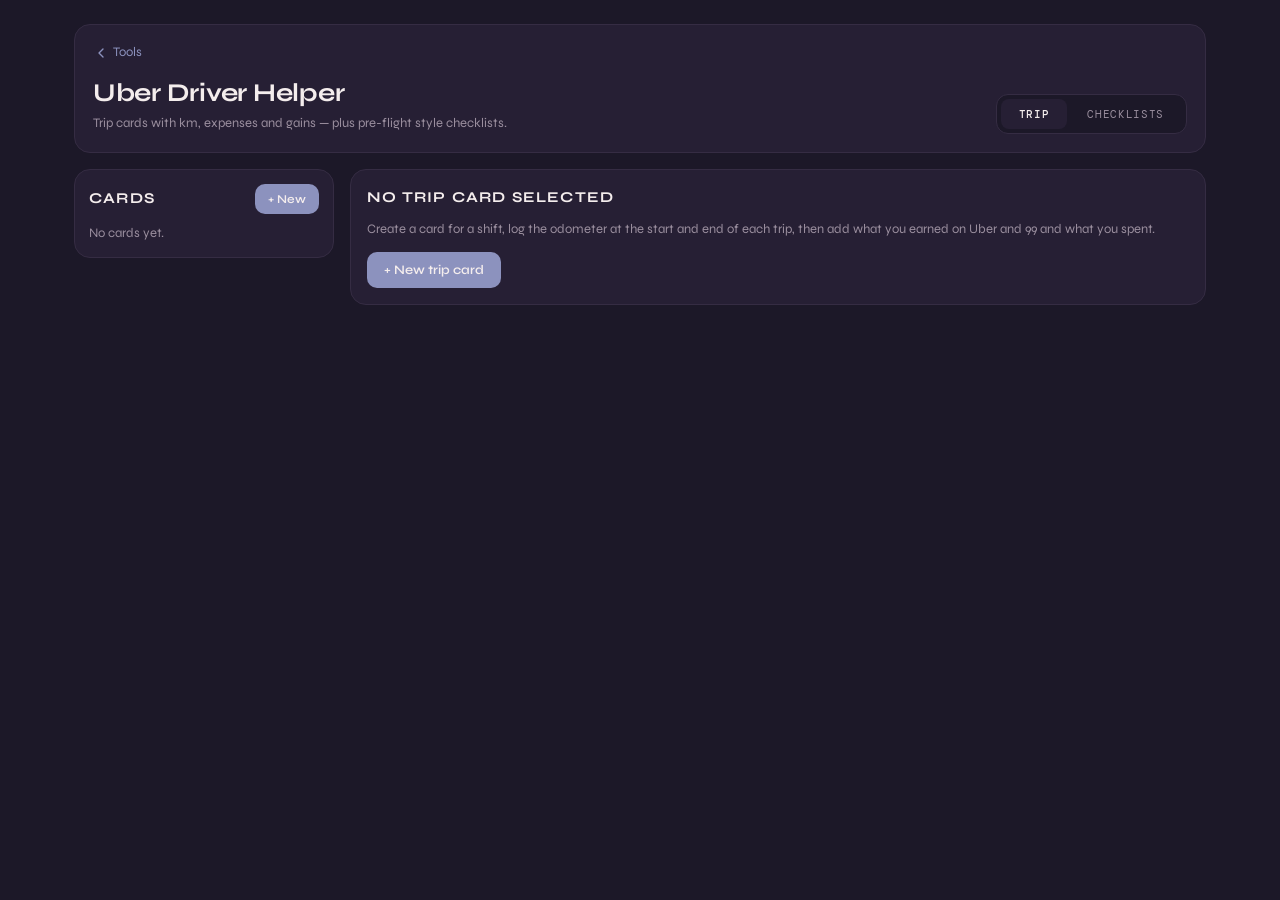
<file: uber-driver-helper/index.html>
<!DOCTYPE html>
<html lang="en" data-theme="dark">
<head>
  <meta charset="UTF-8">
  <meta name="viewport" content="width=device-width, initial-scale=1.0">
  <title>Uber Driver Helper</title>
  <link rel="icon" href="favicon.svg" type="image/svg+xml">
  <link rel="stylesheet" href="../aquadrive/assets/tokens.css">
  <link rel="stylesheet" href="../aquadrive/assets/theme-light.css">
  <link rel="stylesheet" href="../aquadrive/assets/theme-dark.css">
  <link rel="stylesheet" href="../aquadrive/assets/typography.css">
  <link rel="stylesheet" href="assets/style.css">
</head>
<body>
  <div class="app">
    <header class="app-header">
      <div class="app-header-left">
        <a class="back-link" href="../index.html">
          <svg width="16" height="16" viewBox="0 0 24 24" fill="none" stroke="currentColor" stroke-width="2" stroke-linecap="round" stroke-linejoin="round"><polyline points="15 18 9 12 15 6"/></svg>
          Tools
        </a>
        <h1>Uber Driver Helper</h1>
        <p>Trip cards with km, expenses and gains — plus pre-flight style checklists.</p>
      </div>
      <div class="tabs" role="tablist" aria-label="Sections">
        <button class="tab active" type="button" role="tab" data-tab="trip" aria-selected="true">Trip</button>
        <button class="tab" type="button" role="tab" data-tab="checklists" aria-selected="false">Checklists</button>
      </div>
    </header>

    <!-- Trip panel -->
    <main class="panel" id="panel-trip" role="tabpanel" aria-label="Trip">
      <aside class="sidebar">
        <div class="sidebar-head">
          <h2 class="card-title">Cards</h2>
          <button class="btn btn-primary btn-sm" type="button" id="btn-new-trip">+ New</button>
        </div>
        <div class="trip-list" id="trip-list"></div>
        <div class="trip-list-total" id="trip-list-total"></div>
      </aside>
      <div class="trip-main" id="trip-main"></div>
    </main>

    <!-- Checklists panel -->
    <main class="panel hidden" id="panel-checklists" role="tabpanel" aria-label="Checklists">
      <div class="checklist-toolbar">
        <div>
          <h2 class="card-title">Checklists</h2>
          <p class="card-hint">Run them before and after every shift, then reset — the steps stay.</p>
        </div>
        <div class="checklist-toolbar-actions">
          <button class="btn btn-primary btn-sm" type="button" id="btn-new-checklist">+ New checklist</button>
          <button class="btn btn-ghost btn-sm" type="button" id="btn-reset-all">Reset all</button>
        </div>
      </div>
      <div class="checklist-grid" id="checklist-grid"></div>
    </main>
  </div>

  <div class="toast" id="toast" role="status" aria-live="polite"></div>

  <script src="assets/store.js"></script>
  <script src="assets/trip-utils.js"></script>
  <script src="assets/checklist-utils.js"></script>
  <script src="assets/app.js"></script>
</body>
</html>
</file>
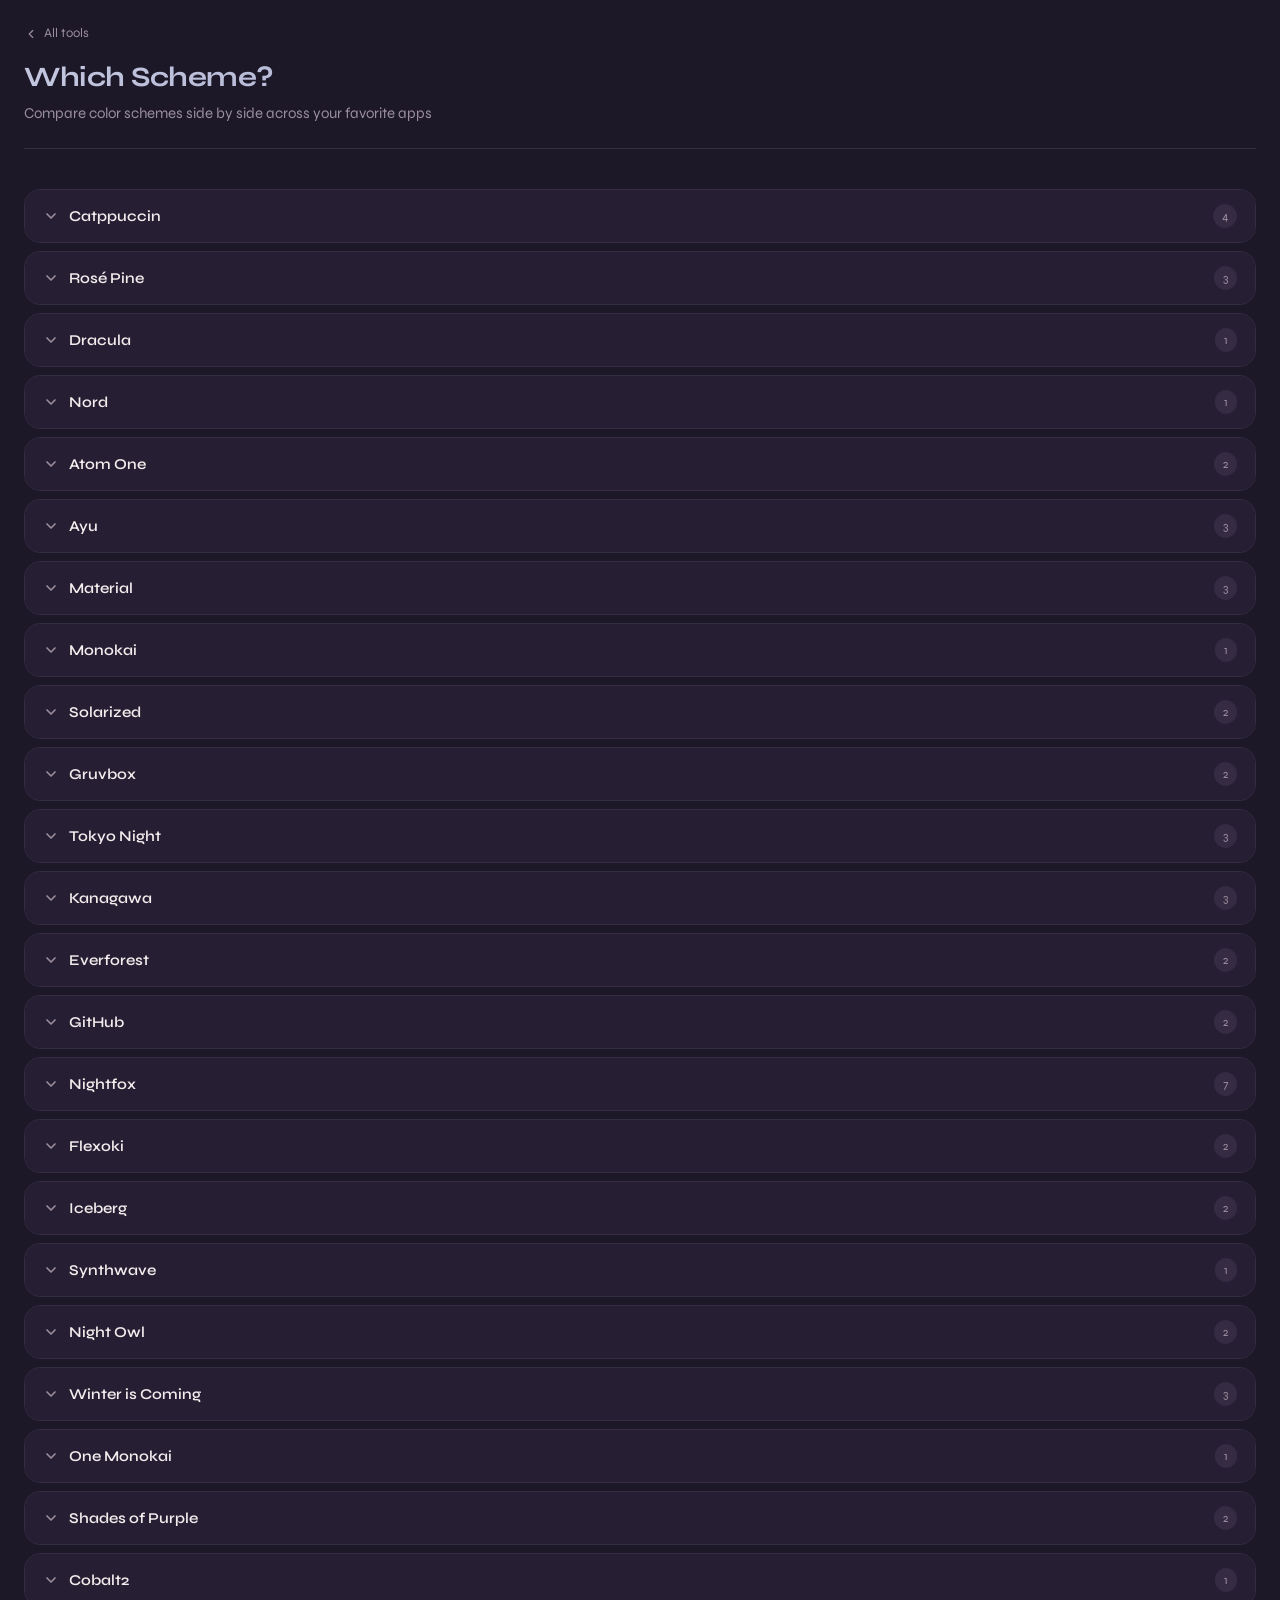
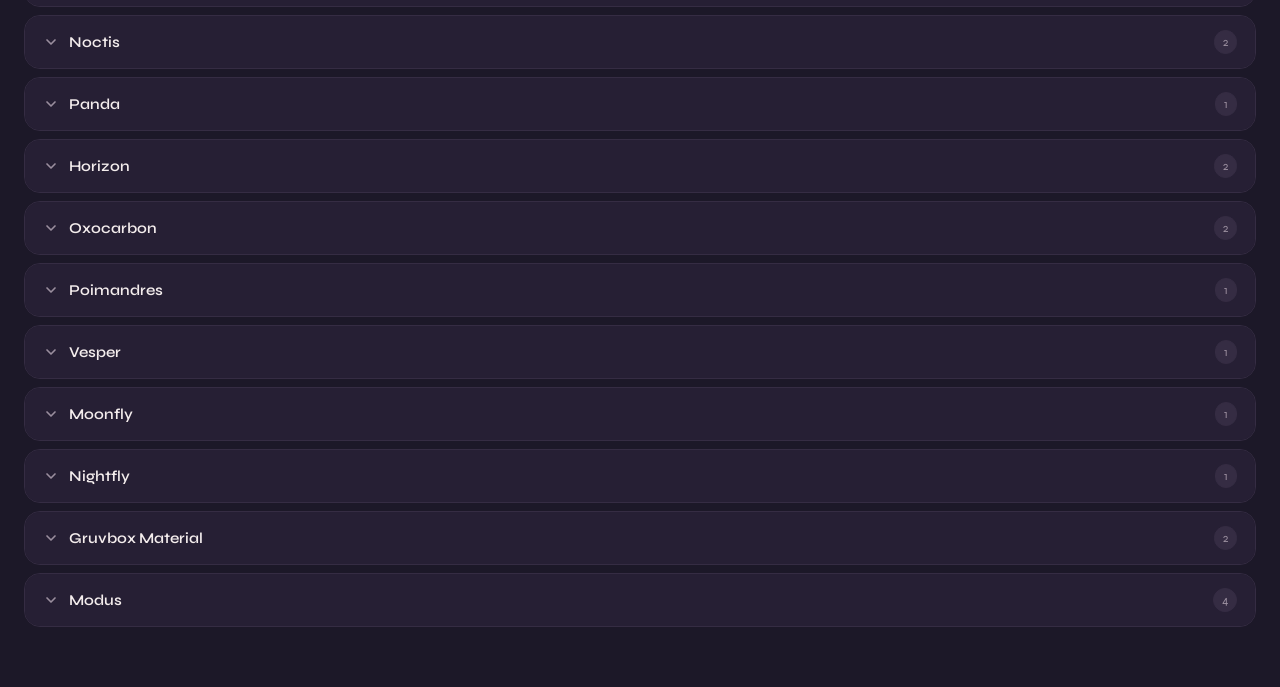
<file: which-scheme/index.html>
<!doctype html>
<html lang="en" data-theme="dark">
    <head>
        <meta charset="UTF-8" />
        <meta name="viewport" content="width=device-width, initial-scale=1.0" />
        <title>Which Scheme? — Color Scheme Comparison</title>
        <link rel="icon" href="favicon.svg" type="image/svg+xml" />
        <link rel="stylesheet" href="../aquadrive/assets/tokens.css">
        <link rel="stylesheet" href="../aquadrive/assets/theme-light.css">
        <link rel="stylesheet" href="../aquadrive/assets/theme-dark.css">
        <link rel="stylesheet" href="../aquadrive/assets/typography.css">
        <link rel="stylesheet" href="assets/style.css" />
    </head>
    <body>
        <div class="container">
            <header>
                <a class="header-back" href="../index.html">
                    <svg
                        width="14"
                        height="14"
                        viewBox="0 0 24 24"
                        fill="none"
                        stroke="currentColor"
                        stroke-width="2"
                        stroke-linecap="round"
                        stroke-linejoin="round"
                    >
                        <polyline points="15 18 9 12 15 6" />
                    </svg>
                    All tools
                </a>
                <h1>Which Scheme?</h1>
                <p>
                    Compare color schemes side by side across your favorite apps
                </p>
            </header>

            <div id="cards-container"></div>
        </div>

        <div class="toast" id="toast"></div>

        <script src="themes/index.js"></script>
        <script src="assets/color-utils.js"></script>
        <script src="assets/preview.js"></script>
        <script src="assets/app.js"></script>
    </body>
</html>
</file>
<file: aquadrive/assets/tokens.css>
/* AquaDrive Design System — Tokens
 * Base design tokens: colors, spacing, radii, typography scales.
 * Import this file first, then layer a theme file on top.
 */

@import url("https://fonts.googleapis.com/css2?family=DM+Mono:wght@400;500&family=Syne:wght@400;600;700;800&display=swap");

:root {
  /* ── Primary — Blue Scale ── */
  --blue-50: #edeef5;
  --blue-200: #c4c7df;
  --blue-400: #8c92be;
  --blue-500: #656ea4;
  --blue-600: #4e5688;
  --blue-800: #313666;

  /* ── Neutrals — Warm Rose-tinted Grays ── */
  --warm-50: #f4eded;
  --warm-100: #e8dede;
  --warm-200: #e0d5d5;
  --warm-500: #9a8e8e;
  --warm-800: #3d3240;
  --warm-850: #352c43;
  --warm-900: #261f34;
  --warm-950: #1c1828;

  /* ── Semantic — Status Colors ── */
  --error: #e66260;
  --error-soft: #f3a8a7;
  --error-tint: #fceaea;
  --warning: #f9db6d;
  --warning-soft: #fceea8;
  --warning-tint: #fef9e6;
  --success: #52b788;
  --success-soft: #95d4b3;
  --success-tint: #eaf7ef;
  --info: #656ea4;
  --info-soft: #b0b5d4;
  --info-tint: #edeef5;

  /* ── Typography ── */
  --font-display: "Syne", sans-serif;
  --font-mono: "DM Mono", monospace;

  --text-display: 42px;
  --text-h2: 28px;
  --text-h3: 20px;
  --text-h4: 15px;
  --text-body: 14px;
  --text-small: 13px;
  --text-caption: 12px;
  --text-label: 10px;

  /* ── Radii ── */
  --radius: 16px;
  --radius-sm: 10px;
  --radius-xs: 8px;
  --radius-pill: 100px;
}
</file>
<file: aquadrive/assets/theme-dark.css>
/* AquaDrive Design System — Dark Theme
 * Provider dashboard / alternate theme.
 * Requires tokens.css to be loaded first.
 */

[data-theme="dark"] {
  --bg: #1c1828;
  --surface: #261f34;
  --border: #352c43;
  --text: #f4eded;
  --text-muted: #9a8e9e;
  --primary: #8c92be;
  --primary-hover: #c4c7df;
  --primary-subtle: #313666;
  --primary-light: #c4c7df;
  --primary-border: #4e5688;
  --surface-alt: #352c43;
  --accent: var(--primary);
  --accent-hover: var(--primary-hover);

  /* Semantic status — badge text colors (lighter for dark bg) */
  --error-badge: #f3a8a7;
  --warning-badge: #fceea8;
  --success-badge: #95d4b3;

  /* Semantic status — alert backgrounds (darker tinted) */
  --alert-error-bg: #2e1a1a;
  --alert-error-text: #f3a8a7;
  --alert-warning-bg: #2e2810;
  --alert-warning-text: #fceea8;
  --alert-success-bg: #0e2419;
  --alert-success-text: #95d4b3;
  --alert-info-bg: #313666;
  --alert-info-text: #c4c7df;

  /* Focus ring */
  --focus-ring: rgba(140, 146, 190, 0.15);
  --focus-ring-error: rgba(230, 98, 96, 0.15);

  /* Shadows */
  --shadow-card: 0 12px 32px rgba(0, 0, 0, 0.35);
  --shadow-modal: 0 24px 64px rgba(0, 0, 0, 0.5);
}
</file>
<file: aquadrive/assets/typography.css>
/* AquaDrive Design System — Typography
 * Type scale, font pairing, and text utility classes.
 * Requires tokens.css to be loaded first.
 *
 * Fonts:
 *   Syne         — Display & body (400, 600, 700, 800)
 *   DM Mono      — Labels, badges, hex chips, code (400, 500)
 */

/* ── Type Scale ── */

.text-display {
  font-family: var(--font-display);
  font-size: var(--text-display);
  font-weight: 800;
  letter-spacing: -0.02em;
  line-height: 1;
}

.text-h2 {
  font-family: var(--font-display);
  font-size: var(--text-h2);
  font-weight: 700;
  letter-spacing: -0.01em;
  line-height: 1.15;
}

.text-h3 {
  font-family: var(--font-display);
  font-size: var(--text-h3);
  font-weight: 700;
  line-height: 1.2;
}

.text-h4 {
  font-family: var(--font-display);
  font-size: var(--text-h4);
  font-weight: 700;
  letter-spacing: 0.03em;
}

.text-body {
  font-family: var(--font-display);
  font-size: var(--text-body);
  font-weight: 400;
  line-height: 1.6;
}

.text-small {
  font-family: var(--font-display);
  font-size: var(--text-small);
  font-weight: 700;
}

.text-caption {
  font-family: var(--font-display);
  font-size: var(--text-caption);
  font-weight: 400;
  color: var(--text-muted);
}

.text-price {
  font-family: var(--font-display);
  font-size: 18px;
  font-weight: 800;
  color: var(--primary);
}

/* ── Mono / Label Styles ── */

.text-section-label {
  font-family: var(--font-mono);
  font-size: var(--text-label);
  font-weight: 400;
  letter-spacing: 0.25em;
  text-transform: uppercase;
  color: var(--text-muted);
}

.text-badge {
  font-family: var(--font-mono);
  font-size: var(--text-label);
  font-weight: 500;
  letter-spacing: 0.04em;
}

.text-hex {
  font-family: var(--font-mono);
  font-size: var(--text-label);
  font-weight: 400;
  letter-spacing: 0.05em;
}

.text-brand-tag {
  font-family: var(--font-mono);
  font-size: 11px;
  font-weight: 400;
  letter-spacing: 0.2em;
  text-transform: uppercase;
  color: var(--text-muted);
}

/* ── Font Utilities ── */

.font-display { font-family: var(--font-display); }
.font-mono    { font-family: var(--font-mono); }

.fw-400 { font-weight: 400; }
.fw-500 { font-weight: 500; }
.fw-600 { font-weight: 600; }
.fw-700 { font-weight: 700; }
.fw-800 { font-weight: 800; }

.text-muted { color: var(--text-muted); }
.text-primary { color: var(--primary); }
</file>
<file: aquadrive/assets/components.css>
/* AquaDrive Design System — Components
 * Reusable UI component styles.
 * Requires tokens.css + a theme file (theme-light.css or theme-dark.css).
 */

/* ── Reset ── */
*, *::before, *::after { box-sizing: border-box; margin: 0; padding: 0; }

body {
  background: var(--bg);
  color: var(--text);
  font-family: var(--font-display);
  line-height: 1.5;
  min-height: 100vh;
  transition: background 0.3s, color 0.3s;
}

/* ── Buttons ── */
.btn {
  font-family: var(--font-display);
  font-size: var(--text-small);
  font-weight: 600;
  padding: 10px 20px;
  border-radius: var(--radius-sm);
  border: none;
  cursor: pointer;
  transition: opacity 0.15s, transform 0.15s;
  display: inline-flex;
  align-items: center;
  gap: 6px;
}
.btn:hover { opacity: 0.85; }
.btn:active { transform: scale(0.97); }
.btn:disabled { opacity: 0.4; cursor: not-allowed; }

.btn-primary   { background: var(--primary); color: #f4eded; }
.btn-secondary { background: var(--primary-subtle); color: var(--primary-hover); }
.btn-ghost     { background: transparent; color: var(--text-muted); border: 1px solid var(--border); }
.btn-danger    { background: var(--error); color: #fff; }
.btn-success   { background: var(--success); color: #fff; }
.btn-warning   { background: var(--warning); color: #3d3240; }

.btn-sm   { font-size: 11px; padding: 6px 14px; border-radius: var(--radius-xs); }
.btn-lg   { font-size: 15px; padding: 14px 28px; border-radius: 12px; }
.btn-pill  { border-radius: var(--radius-pill); }
.btn-icon  { padding: 10px; width: 40px; height: 40px; justify-content: center; }

/* ── Inputs ── */
.input {
  font-family: var(--font-display);
  font-size: var(--text-small);
  padding: 10px 14px;
  border-radius: var(--radius-sm);
  border: 1px solid var(--border);
  background: var(--surface);
  color: var(--text);
  outline: none;
  transition: border-color 0.2s, box-shadow 0.2s;
  width: 100%;
}
.input:focus {
  border-color: var(--primary);
  box-shadow: 0 0 0 3px var(--focus-ring);
}
.input::placeholder { color: var(--text-muted); opacity: 0.6; }
.input-error { border-color: var(--error); }
.input-error:focus { box-shadow: 0 0 0 3px var(--focus-ring-error); }
.input-success { border-color: var(--success); }

.input-group { margin-bottom: 16px; }
.input-label { font-size: 12px; font-weight: 600; margin-bottom: 6px; display: block; }
.input-hint { font-size: 11px; color: var(--text-muted); margin-top: 4px; }
.input-hint.error { color: var(--error); }
.input-hint.success { color: var(--success); }

/* ── Select ── */
.select {
  font-family: var(--font-display);
  font-size: var(--text-small);
  padding: 10px 14px;
  border-radius: var(--radius-sm);
  border: 1px solid var(--border);
  background: var(--surface);
  color: var(--text);
  outline: none;
  width: 100%;
  appearance: none;
  background-image: url("data:image/svg+xml,%3Csvg xmlns='http://www.w3.org/2000/svg' width='12' height='12' fill='%237a6f7f' viewBox='0 0 16 16'%3E%3Cpath d='M8 11L3 6h10z'/%3E%3C/svg%3E");
  background-repeat: no-repeat;
  background-position: right 12px center;
  padding-right: 32px;
  cursor: pointer;
}
.select:focus {
  border-color: var(--primary);
  box-shadow: 0 0 0 3px var(--focus-ring);
}

/* ── Textarea ── */
.textarea {
  font-family: var(--font-display);
  font-size: var(--text-small);
  padding: 10px 14px;
  border-radius: var(--radius-sm);
  border: 1px solid var(--border);
  background: var(--surface);
  color: var(--text);
  outline: none;
  width: 100%;
  min-height: 80px;
  resize: vertical;
}
.textarea:focus {
  border-color: var(--primary);
  box-shadow: 0 0 0 3px var(--focus-ring);
}

/* ── Checkbox & Radio ── */
.check-group { display: flex; flex-direction: column; gap: 10px; }
.check-item { display: flex; align-items: center; gap: 10px; font-size: 13px; cursor: pointer; }
.check-item input[type="checkbox"],
.check-item input[type="radio"] { accent-color: var(--primary); width: 16px; height: 16px; cursor: pointer; }

/* ── Toggle ── */
.toggle { position: relative; width: 44px; height: 24px; display: inline-block; }
.toggle input { opacity: 0; width: 0; height: 0; }
.toggle-slider {
  position: absolute;
  inset: 0;
  background: var(--border);
  border-radius: var(--radius-pill);
  cursor: pointer;
  transition: background 0.2s;
}
.toggle-slider::before {
  content: "";
  position: absolute;
  width: 18px;
  height: 18px;
  left: 3px;
  top: 3px;
  background: #fff;
  border-radius: 50%;
  transition: transform 0.2s;
}
.toggle input:checked + .toggle-slider { background: var(--primary); }
.toggle input:checked + .toggle-slider::before { transform: translateX(20px); }

/* ── Badges ── */
.badge {
  font-family: var(--font-mono);
  font-size: var(--text-label);
  font-weight: 500;
  padding: 4px 11px;
  border-radius: var(--radius-pill);
  letter-spacing: 0.04em;
  display: inline-flex;
  align-items: center;
  gap: 4px;
}
.badge-primary { background: var(--primary-subtle); color: var(--primary-hover); }
.badge-error   { background: var(--error-tint); color: var(--error-badge); }
.badge-warning { background: var(--warning-tint); color: var(--warning-badge); }
.badge-success { background: var(--success-tint); color: var(--success-badge); }
.badge-info    { background: var(--info-tint); color: var(--primary-hover); }
.badge-neutral { background: var(--bg); color: var(--text-muted); }
.badge-dot::before {
  content: "";
  width: 6px;
  height: 6px;
  border-radius: 50%;
  background: currentColor;
}

/* ── Alerts ── */
.alert {
  padding: 14px 18px;
  border-radius: 12px;
  font-size: var(--text-small);
  display: flex;
  align-items: flex-start;
  gap: 10px;
  margin-bottom: 12px;
}
.alert-icon { flex-shrink: 0; font-size: 16px; line-height: 1.2; }
.alert-content { flex: 1; }
.alert-title { font-weight: 700; margin-bottom: 2px; }
.alert-body { font-size: 12px; opacity: 0.8; }

.alert-error   { background: var(--alert-error-bg);   color: var(--alert-error-text); }
.alert-warning { background: var(--alert-warning-bg); color: var(--alert-warning-text); }
.alert-success { background: var(--alert-success-bg); color: var(--alert-success-text); }
.alert-info    { background: var(--alert-info-bg);    color: var(--alert-info-text); }

/* ── Cards ── */
.card {
  background: var(--surface);
  border: 1px solid var(--border);
  border-radius: var(--radius);
  overflow: hidden;
  transition: transform 0.2s, box-shadow 0.2s;
}
.card:hover {
  transform: translateY(-3px);
  box-shadow: var(--shadow-card);
}
.card-image {
  height: 140px;
  background: linear-gradient(135deg, var(--primary-subtle), var(--primary-border));
  display: flex;
  align-items: center;
  justify-content: center;
  font-size: 32px;
}
.card-body { padding: 18px; }
.card-title { font-size: 15px; font-weight: 700; margin-bottom: 4px; }
.card-desc { font-size: 12px; color: var(--text-muted); margin-bottom: 14px; line-height: 1.5; }
.card-footer { display: flex; align-items: center; justify-content: space-between; }
.card-price { font-size: 18px; font-weight: 800; color: var(--primary); }
.card-meta { font-family: var(--font-mono); font-size: var(--text-label); color: var(--text-muted); }

/* ── Avatar ── */
.avatar {
  width: 40px;
  height: 40px;
  border-radius: 50%;
  display: inline-flex;
  align-items: center;
  justify-content: center;
  font-weight: 700;
  font-size: 14px;
  flex-shrink: 0;
}
.avatar-sm { width: 28px; height: 28px; font-size: 11px; }
.avatar-lg { width: 56px; height: 56px; font-size: 20px; }
.avatar-primary { background: var(--primary-subtle); color: var(--primary); }
.avatar-success { background: var(--success-tint); color: var(--success-badge); }
.avatar-warning { background: var(--warning-tint); color: var(--warning-badge); }

/* ── Progress Bar ── */
.progress {
  width: 100%;
  height: 8px;
  background: var(--bg);
  border-radius: var(--radius-pill);
  overflow: hidden;
}
.progress-bar {
  height: 100%;
  border-radius: var(--radius-pill);
  transition: width 0.4s ease;
}
.progress-sm { height: 4px; }
.progress-lg { height: 12px; }

/* ── Divider ── */
.divider { height: 1px; background: var(--border); margin: 20px 0; }

/* ── Tabs ── */
.tabs {
  display: flex;
  gap: 2px;
  background: var(--bg);
  border-radius: 12px;
  padding: 4px;
  width: fit-content;
}
.tab {
  font-family: var(--font-mono);
  font-size: 11px;
  letter-spacing: 0.06em;
  padding: 8px 16px;
  border-radius: var(--radius-xs);
  border: none;
  background: transparent;
  color: var(--text-muted);
  cursor: pointer;
  transition: all 0.2s;
}
.tab:hover { color: var(--text); }
.tab.active {
  background: var(--surface);
  color: var(--text);
  font-weight: 500;
  box-shadow: 0 1px 3px rgba(0, 0, 0, 0.06);
}

/* ── Tag / Chip ── */
.tag {
  font-family: var(--font-mono);
  font-size: var(--text-label);
  letter-spacing: 0.06em;
  padding: 5px 12px;
  border-radius: var(--radius-xs);
  border: 1px solid var(--border);
  background: var(--surface);
  color: var(--text-muted);
  display: inline-flex;
  align-items: center;
  gap: 6px;
  cursor: default;
}
.tag-close {
  width: 14px;
  height: 14px;
  border-radius: 50%;
  background: var(--bg);
  display: inline-flex;
  align-items: center;
  justify-content: center;
  font-size: 9px;
  cursor: pointer;
  line-height: 1;
}

/* ── Breadcrumb ── */
.breadcrumb { display: flex; align-items: center; gap: 8px; font-size: 12px; }
.breadcrumb a { color: var(--primary); text-decoration: none; }
.breadcrumb a:hover { text-decoration: underline; }
.breadcrumb-sep { color: var(--text-muted); opacity: 0.5; }
.breadcrumb-current { color: var(--text-muted); }

/* ── Tooltip ── */
.tooltip-demo { position: relative; display: inline-block; }
.tooltip-bubble {
  background: var(--text);
  color: var(--bg);
  font-size: 11px;
  font-family: var(--font-mono);
  padding: 6px 10px;
  border-radius: var(--radius-xs);
  position: absolute;
  bottom: calc(100% + 8px);
  left: 50%;
  transform: translateX(-50%);
  white-space: nowrap;
}
.tooltip-bubble::after {
  content: "";
  position: absolute;
  top: 100%;
  left: 50%;
  transform: translateX(-50%);
  border: 5px solid transparent;
  border-top-color: var(--text);
}

/* ── Modal ── */
.modal-overlay {
  background: rgba(28, 24, 40, 0.4);
  border-radius: var(--radius);
  padding: 40px;
  display: flex;
  align-items: center;
  justify-content: center;
}
.modal-card {
  background: var(--surface);
  border-radius: 20px;
  padding: 28px;
  max-width: 360px;
  width: 100%;
  box-shadow: var(--shadow-modal);
}
.modal-title { font-size: 18px; font-weight: 700; margin-bottom: 8px; }
.modal-body { font-size: var(--text-small); color: var(--text-muted); margin-bottom: 20px; line-height: 1.6; }
.modal-actions { display: flex; gap: 10px; justify-content: flex-end; }

/* ── Table ── */
.table-wrapper {
  overflow-x: auto;
  border-radius: var(--radius);
  border: 1px solid var(--border);
  background: var(--surface);
}
.table-wrapper table { width: 100%; border-collapse: collapse; font-size: var(--text-small); }
.table-wrapper th {
  font-family: var(--font-mono);
  font-size: var(--text-label);
  letter-spacing: 0.12em;
  text-transform: uppercase;
  color: var(--text-muted);
  text-align: left;
  padding: 14px 18px;
  border-bottom: 1px solid var(--border);
  font-weight: 500;
}
.table-wrapper td { padding: 14px 18px; border-bottom: 1px solid var(--border); }
.table-wrapper tr:last-child td { border-bottom: none; }
.table-wrapper tr:hover td { background: rgba(101, 110, 164, 0.03); }

/* ── List ── */
.list-item {
  display: flex;
  align-items: center;
  gap: 14px;
  padding: 14px 0;
  border-bottom: 1px solid var(--border);
}
.list-item:last-child { border-bottom: none; }
.list-item-content { flex: 1; }
.list-item-title { font-size: var(--text-small); font-weight: 600; }
.list-item-sub { font-size: 11px; color: var(--text-muted); margin-top: 2px; }

/* ── Skeleton Loader ── */
@keyframes shimmer {
  0%   { background-position: -200px 0; }
  100% { background-position: 200px 0; }
}
.skeleton {
  background: linear-gradient(90deg, var(--bg) 25%, var(--border) 50%, var(--bg) 75%);
  background-size: 400px 100%;
  animation: shimmer 1.5s infinite;
  border-radius: var(--radius-xs);
}
.skeleton-text   { height: 12px; margin-bottom: 8px; }
.skeleton-title  { height: 20px; width: 60%; margin-bottom: 12px; }
.skeleton-avatar { width: 40px; height: 40px; border-radius: 50%; }
.skeleton-block  { height: 80px; }

/* ── Toast ── */
.toast {
  position: fixed;
  bottom: 24px;
  left: 50%;
  transform: translateX(-50%) translateY(80px);
  background: var(--warm-800);
  color: var(--warm-50);
  font-family: var(--font-mono);
  font-size: 12px;
  padding: 8px 20px;
  border-radius: var(--radius-pill);
  opacity: 0;
  transition: transform 0.3s, opacity 0.3s;
  pointer-events: none;
  z-index: 100;
}
.toast.show {
  opacity: 1;
  transform: translateX(-50%) translateY(0);
}

/* ── Section Label ── */
.section-label {
  font-family: var(--font-mono);
  font-size: var(--text-label);
  letter-spacing: 0.25em;
  text-transform: uppercase;
  color: var(--text-muted);
  margin-bottom: 16px;
  display: flex;
  align-items: center;
  gap: 12px;
}
.section-label::after {
  content: "";
  flex: 1;
  height: 1px;
  background: var(--border);
}

/* ── Status Badge (pill shorthand) ── */
.status-badge {
  font-size: var(--text-label);
  font-family: var(--font-mono);
  padding: 4px 11px;
  border-radius: var(--radius-pill);
  font-weight: 500;
  letter-spacing: 0.04em;
}

/* ── Responsive ── */
@media (max-width: 640px) {
  .btn-lg { font-size: var(--text-small); padding: 12px 22px; }
}
</file>
<file: image-editor/assets/style.css>
/* Image Editor — tool-specific styles */
/* Base theme and components come from AquaDrive design system */

*, *::before, *::after { box-sizing: border-box; margin: 0; padding: 0; }

body {
  font-family: var(--font-display);
  background: var(--bg);
  color: var(--text);
  line-height: 1.5;
  overflow: hidden;
  height: 100vh;
}

/* ── App shell ─────────────────────────────────────────── */

.app {
  display: flex;
  flex-direction: column;
  height: 100vh;
  overflow: hidden;
}

.app-header {
  display: flex;
  align-items: center;
  gap: 16px;
  padding: 10px 20px;
  border-bottom: 1px solid var(--border);
  background: var(--surface);
  flex-shrink: 0;
}

.header-back {
  display: inline-flex;
  align-items: center;
  gap: 6px;
  color: var(--text-muted);
  text-decoration: none;
  font-size: 13px;
  font-weight: 500;
  white-space: nowrap;
  transition: color 0.15s;
}

.header-back:hover { color: var(--text); }

.header-center {
  flex: 1;
  min-width: 0;
  text-align: center;
}

.header-center h1 {
  font-size: 18px;
  font-weight: 700;
  letter-spacing: -0.4px;
  background: linear-gradient(135deg, var(--primary-light), var(--primary));
  -webkit-background-clip: text;
  -webkit-text-fill-color: transparent;
  background-clip: text;
}

.header-center p {
  font-size: 12px;
  color: var(--text-muted);
  margin-top: 1px;
}

.header-actions {
  display: flex;
  gap: 8px;
  flex-shrink: 0;
}

/* ── Layout ────────────────────────────────────────────── */

.layout {
  display: flex;
  flex: 1;
  overflow: hidden;
}

.sidebar {
  width: 280px;
  flex-shrink: 0;
  background: var(--surface);
  border-right: 1px solid var(--border);
  display: flex;
  flex-direction: column;
  overflow: hidden;
}

.sidebar-scroll {
  flex: 1;
  overflow-y: auto;
  padding: 16px 16px 24px;
}

.main {
  flex: 1;
  overflow: auto;
  display: flex;
  align-items: center;
  justify-content: center;
  padding: 24px;
}

/* ── Sections ──────────────────────────────────────────── */

.section {
  display: flex;
  flex-direction: column;
  gap: 10px;
}

.section-label {
  font-size: 11px;
  font-weight: 600;
  color: var(--text-muted);
  letter-spacing: 0.06em;
  text-transform: uppercase;
  margin-bottom: 2px;
}

.divider {
  border: none;
  border-top: 1px solid var(--border);
  margin: 16px 0;
}

/* ── Drop zones ────────────────────────────────────────── */

.drop-zone {
  display: flex;
  flex-direction: column;
  align-items: center;
  justify-content: center;
  gap: 8px;
  padding: 20px 16px;
  border: 2px dashed var(--border);
  border-radius: var(--radius-sm);
  color: var(--text-muted);
  font-size: 13px;
  text-align: center;
  cursor: pointer;
  transition: border-color 0.15s, background 0.15s;
  user-select: none;
}

.drop-zone:hover,
.drop-zone:focus-visible {
  border-color: var(--primary);
  background: var(--primary-subtle);
}

.drop-zone.is-dragging {
  border-color: var(--primary);
  background: var(--primary-subtle);
}

/* ── File chip ─────────────────────────────────────────── */

.file-chip {
  display: inline-flex;
  align-items: center;
  gap: 6px;
  padding: 4px 10px;
  background: var(--surface-alt);
  border: 1px solid var(--border);
  border-radius: var(--radius-pill);
  font-size: 12px;
  color: var(--text);
  max-width: 100%;
}

.file-chip-name {
  overflow: hidden;
  text-overflow: ellipsis;
  white-space: nowrap;
  min-width: 0;
}

.file-chip-remove {
  background: none;
  border: none;
  color: var(--text-muted);
  cursor: pointer;
  font-size: 16px;
  line-height: 1;
  padding: 0 2px;
  transition: color 0.15s;
}

.file-chip-remove:hover { color: var(--error); }

.file-chip-row {
  display: flex;
  align-items: center;
  gap: 8px;
}

/* ── Tab groups ────────────────────────────────────────── */

.tab-group {
  display: flex;
  gap: 2px;
  background: var(--surface-alt);
  border-radius: 7px;
  padding: 2px;
}

.tab-group-sm { font-size: 12px; }
.tab-group-xs { font-size: 11px; }

.tab-group-wrap { flex-wrap: wrap; }

.tab {
  padding: 4px 10px;
  border: none;
  background: transparent;
  color: var(--text-muted);
  font-size: inherit;
  font-weight: 500;
  font-family: inherit;
  border-radius: 5px;
  cursor: pointer;
  transition: all 0.15s;
  white-space: nowrap;
}

.tab:hover { color: var(--text); }

.tab.active {
  background: var(--surface);
  color: var(--text);
  box-shadow: 0 1px 3px rgba(0,0,0,0.3);
}

/* ── Control rows ──────────────────────────────────────── */

.control-row {
  display: flex;
  align-items: center;
  gap: 10px;
}

.control-label {
  font-size: 12px;
  font-weight: 500;
  color: var(--text-muted);
  width: 70px;
  flex-shrink: 0;
}

.color-input-group {
  display: flex;
  align-items: center;
  gap: 6px;
  flex: 1;
}

.color-input-group input[type="color"] {
  width: 28px;
  height: 28px;
  border: 1px solid var(--border);
  border-radius: 6px;
  padding: 2px;
  cursor: pointer;
  background: transparent;
  flex-shrink: 0;
}

.hex-input {
  width: 72px;
  padding: 4px 8px;
  background: var(--surface-alt);
  border: 1px solid var(--border);
  border-radius: 6px;
  color: var(--text);
  font-family: var(--font-mono);
  font-size: 12px;
}

.hex-input:focus {
  outline: none;
  border-color: var(--primary);
}

.range-group {
  display: flex;
  align-items: center;
  gap: 8px;
  flex: 1;
}

.range-group input[type="range"] {
  flex: 1;
  height: 4px;
  -webkit-appearance: none;
  appearance: none;
  background: var(--surface-alt);
  border-radius: 2px;
  outline: none;
}

.range-group input[type="range"]::-webkit-slider-thumb {
  -webkit-appearance: none;
  width: 14px;
  height: 14px;
  border-radius: 50%;
  background: var(--primary);
  cursor: pointer;
  border: 2px solid var(--surface);
  box-shadow: 0 1px 3px rgba(0,0,0,0.3);
}

.range-group input[type="range"]::-moz-range-thumb {
  width: 14px;
  height: 14px;
  border-radius: 50%;
  background: var(--primary);
  cursor: pointer;
  border: 2px solid var(--surface);
  box-shadow: 0 1px 3px rgba(0,0,0,0.3);
}

.range-value {
  font-size: 12px;
  font-family: var(--font-mono);
  color: var(--text-muted);
  min-width: 42px;
  text-align: right;
  white-space: nowrap;
}

/* ── Generator panels ──────────────────────────────────── */

.bg-panel { margin-top: 10px; }

.gen-panel {
  display: flex;
  flex-direction: column;
  gap: 10px;
  margin-top: 10px;
}

#bg-generate-panel > .tab-group { margin-bottom: 2px; }

/* ── Buttons ───────────────────────────────────────────── */

.btn {
  display: inline-flex;
  align-items: center;
  gap: 6px;
  padding: 6px 13px;
  border-radius: var(--radius-sm);
  font-size: 12px;
  font-weight: 500;
  cursor: pointer;
  transition: all 0.15s;
  border: none;
  font-family: inherit;
  white-space: nowrap;
}

.btn:disabled {
  opacity: 0.4;
  cursor: not-allowed;
}

.btn-primary {
  background: var(--primary);
  color: #fff;
}

.btn-primary:hover:not(:disabled) { background: var(--primary-hover); }

.btn-secondary {
  background: var(--surface-alt);
  color: var(--text);
  border: 1px solid var(--border);
}

.btn-secondary:hover:not(:disabled) {
  border-color: var(--primary);
  color: var(--primary);
}

.btn-ghost {
  background: transparent;
  color: var(--text-muted);
  border: 1px solid var(--border);
}

.btn-ghost:hover:not(:disabled) {
  border-color: var(--primary);
  color: var(--text);
}

.btn-sm { padding: 3px 8px; font-size: 11px; }

.btn-danger-text { color: var(--error); }
.btn-danger-text:hover:not(:disabled) { color: var(--error); border-color: var(--error); }

.btn-copied {
  background: var(--success) !important;
  color: #fff !important;
  border-color: transparent !important;
}

/* ── Canvas area ───────────────────────────────────────── */

.canvas-wrap {
  display: flex;
  align-items: center;
  justify-content: center;
  width: 100%;
  height: 100%;
}

#canvas {
  max-width: 100%;
  max-height: 100%;
  border-radius: var(--radius-sm);
  box-shadow: 0 8px 32px rgba(0,0,0,0.4);
  /* Checkerboard transparency pattern */
  background-image:
    linear-gradient(45deg, #2a2235 25%, transparent 25%),
    linear-gradient(-45deg, #2a2235 25%, transparent 25%),
    linear-gradient(45deg, transparent 75%, #2a2235 75%),
    linear-gradient(-45deg, transparent 75%, #2a2235 75%);
  background-size: 16px 16px;
  background-position: 0 0, 0 8px, 8px -8px, -8px 0;
  background-color: #1e1a29;
}

/* ── Empty state ───────────────────────────────────────── */

.empty-state {
  display: flex;
  flex-direction: column;
  align-items: center;
  justify-content: center;
  gap: 12px;
  padding: 48px 32px;
  color: var(--text-muted);
  text-align: center;
  font-size: 14px;
  border: 1px solid var(--border);
  border-radius: var(--radius);
  background: var(--surface);
}

/* ── Toast ─────────────────────────────────────────────── */

.toast {
  position: fixed;
  bottom: 20px;
  right: 20px;
  background: var(--success);
  color: #fff;
  padding: 9px 16px;
  border-radius: var(--radius-sm);
  font-size: 13px;
  font-weight: 500;
  opacity: 0;
  transform: translateY(8px);
  transition: all 0.2s;
  pointer-events: none;
  z-index: 1000;
}

.toast.show { opacity: 1; transform: translateY(0); }

/* ── Output info ───────────────────────────────────────── */

.output-info {
  font-family: var(--font-mono);
  font-size: 12px;
}

/* ── Mobile panel toggle (desktop: hidden) ─────────────── */

.mobile-panel-toggle { display: none; }

/* ── Responsive ────────────────────────────────────────── */

@media (max-width: 680px) {
  html { overflow-x: hidden; }
  body { overflow-x: hidden; overflow-y: auto; height: auto; }
  .app { height: auto; min-height: 100vh; overflow-x: hidden; overflow-y: auto; max-width: 100vw; }
  .layout { flex-direction: column; overflow: visible; }

  /* Sidebar — scrollable panel, collapsible */
  .sidebar {
    width: 100%;
    max-height: 55vh;
    border-right: none;
    border-bottom: 1px solid var(--border);
    transition: max-height 0.28s ease, border-color 0.28s;
  }

  .sidebar.is-collapsed {
    max-height: 0;
    border-bottom-color: transparent;
  }

  /* Canvas area */
  .main {
    overflow: visible;
    min-height: 56vw;
    padding: 12px;
    max-width: 100vw;
  }

  .canvas-wrap { max-width: 100%; }

  /* Header */
  .app-header { padding: 8px 12px; gap: 8px; max-width: 100vw; }
  .header-center h1 { font-size: 15px; }
  .header-center p { display: none; }
  .header-actions { gap: 6px; flex-shrink: 0; }

  /* Show toggle, hide button labels */
  .mobile-panel-toggle { display: inline-flex; }
  .header-actions .btn span { display: none; }
  .header-actions .btn { padding: 6px 9px; }

  /* Touch-friendly tabs */
  .tab { padding: 7px 12px; }
  .tab-group-xs .tab { padding: 6px 10px; }

  /* Larger range slider thumb for touch */
  .range-group input[type="range"] {
    height: 20px;
    cursor: pointer;
  }
  .range-group input[type="range"]::-webkit-slider-thumb {
    width: 22px;
    height: 22px;
  }
  .range-group input[type="range"]::-moz-range-thumb {
    width: 22px;
    height: 22px;
  }

  /* Prevent iOS auto-zoom on text inputs (requires font-size ≥ 16px) */
  .hex-input { font-size: 16px; }

  /* Drop zones — bigger tap area on touch */
  .drop-zone { min-height: 96px; }

  /* Sidebar scroll area padding */
  .sidebar-scroll { padding: 12px 12px 20px; }

  /* Remove-button larger tap target */
  .file-chip-remove { padding: 2px 6px; font-size: 18px; }
}
</file>
<file: aquadrive/assets/theme-light.css>
/* AquaDrive Design System — Light Theme
 * Customer-facing / default theme.
 * Requires tokens.css to be loaded first.
 */

:root,
[data-theme="light"] {
  --bg: #f4eded;
  --surface: #ffffff;
  --border: #e0d5d5;
  --text: #1c1828;
  --text-muted: #7a6f7f;
  --primary: #656ea4;
  --primary-hover: #4e5688;
  --primary-subtle: #edeef5;
  --primary-light: #8c92be;
  --primary-border: #c4c7df;
  --surface-alt: #e8dede;
  --accent: var(--primary);
  --accent-hover: var(--primary-hover);

  /* Semantic status — badge text colors (darker for light bg) */
  --error-badge: #c94442;
  --warning-badge: #c4952a;
  --success-badge: #2e8c61;

  /* Semantic status — alert backgrounds use tint tokens directly */
  --alert-error-bg: var(--error-tint);
  --alert-error-text: #c94442;
  --alert-warning-bg: var(--warning-tint);
  --alert-warning-text: #96720f;
  --alert-success-bg: var(--success-tint);
  --alert-success-text: #2e8c61;
  --alert-info-bg: var(--info-tint);
  --alert-info-text: var(--primary-hover);

  /* Focus ring */
  --focus-ring: rgba(101, 110, 164, 0.12);
  --focus-ring-error: rgba(230, 98, 96, 0.12);

  /* Shadows */
  --shadow-card: 0 12px 32px rgba(101, 110, 164, 0.15);
  --shadow-modal: 0 24px 64px rgba(28, 24, 40, 0.25);
}
</file>
<file: my-scheme/assets/style.css>
:root {
  --sidebar-w: 308px;
}

*, *::before, *::after { box-sizing: border-box; margin: 0; padding: 0; }

body {
  font-family: var(--font-display);
  background: var(--bg);
  color: var(--text);
  min-height: 100vh;
  line-height: 1.5;
}

/* ── App shell ─────────────────────────────────────────── */

.app {
  display: flex;
  flex-direction: column;
  height: 100vh;
  overflow: hidden;
}

/* ── Header ────────────────────────────────────────────── */

.app-header {
  display: flex;
  align-items: center;
  gap: 16px;
  padding: 10px 20px;
  border-bottom: 1px solid var(--border);
  background: var(--surface);
  flex-shrink: 0;
}

.header-back {
  display: inline-flex;
  align-items: center;
  gap: 5px;
  color: var(--text-muted);
  font-size: 13px;
  text-decoration: none;
  white-space: nowrap;
  transition: color 0.15s;
  flex-shrink: 0;
}
.header-back:hover { color: var(--text); }

.header-center { flex: 1; min-width: 0; }

.header-center h1 {
  font-size: 18px;
  font-weight: 700;
  letter-spacing: -0.4px;
  background: linear-gradient(135deg, var(--primary-light), var(--primary));
  -webkit-background-clip: text;
  -webkit-text-fill-color: transparent;
  background-clip: text;
  line-height: 1.2;
}
.header-center p { font-size: 12px; color: var(--text-muted); margin-top: 1px; }

.header-actions { display: flex; gap: 8px; flex-shrink: 0; }

/* ── Layout ────────────────────────────────────────────── */

.layout {
  display: flex;
  flex: 1;
  overflow: hidden;
}

/* ── Sidebar ───────────────────────────────────────────── */

.sidebar {
  width: var(--sidebar-w);
  flex-shrink: 0;
  background: var(--surface);
  border-right: 1px solid var(--border);
  display: flex;
  flex-direction: column;
  overflow: hidden;
}

.sidebar-top {
  padding: 12px 12px 8px;
  border-bottom: 1px solid var(--border);
  flex-shrink: 0;
}

.scheme-name-input {
  width: 100%;
  background: transparent;
  border: none;
  outline: none;
  color: var(--text);
  font-size: 14px;
  font-weight: 600;
  letter-spacing: -0.2px;
  font-family: inherit;
  padding: 2px 0 6px;
}
.scheme-name-input::placeholder { color: var(--text-muted); }

/* Format toggle */
.fmt-toggle {
  display: flex;
  gap: 2px;
  background: var(--surface-alt);
  border-radius: 7px;
  padding: 2px;
}
.fmt-btn {
  flex: 1;
  padding: 3px 2px;
  border: none;
  background: transparent;
  color: var(--text-muted);
  font-size: 10px;
  font-weight: 600;
  border-radius: 5px;
  cursor: pointer;
  transition: all 0.15s;
  letter-spacing: 0.04em;
}
.fmt-btn.active {
  background: var(--surface);
  color: var(--text);
  box-shadow: 0 1px 3px rgba(0,0,0,0.3);
}
.fmt-btn:hover:not(.active) { color: var(--text); }

/* Color list */
.color-list {
  flex: 1;
  overflow-y: auto;
  padding: 4px 6px;
}
.color-list::-webkit-scrollbar { width: 3px; }
.color-list::-webkit-scrollbar-track { background: transparent; }
.color-list::-webkit-scrollbar-thumb { background: var(--border); border-radius: 2px; }

/* Color item */
.color-item {
  display: flex;
  align-items: center;
  gap: 7px;
  padding: 4px 6px;
  border-radius: var(--radius-sm);
  transition: background 0.12s;
  cursor: default;
}
.color-item:hover { background: var(--surface-alt); }

.swatch-wrap {
  position: relative;
  flex-shrink: 0;
  width: 24px;
  height: 24px;
  cursor: pointer;
}
.swatch {
  width: 24px;
  height: 24px;
  border-radius: 28%;
  box-shadow: inset 0 0 0 1px rgba(255,255,255,0.12), 0 1px 3px rgba(0,0,0,0.4);
  transition: transform 0.1s;
  pointer-events: none;
}
.swatch-wrap:hover .swatch { transform: scale(1.12); }

.swatch-picker {
  position: absolute;
  inset: 0;
  width: 100%;
  height: 100%;
  opacity: 0;
  cursor: pointer;
  border: none;
  padding: 0;
}

.color-name-input {
  flex: 1;
  background: transparent;
  border: none;
  outline: none;
  color: var(--text-muted);
  font-size: 12px;
  font-family: inherit;
  min-width: 0;
  transition: color 0.15s;
}
.color-name-input:focus,
.color-item:hover .color-name-input { color: var(--text); }

.color-val-input {
  font-size: 11px;
  font-family: var(--font-mono);
  color: var(--text);
  background: transparent;
  border: 1px solid transparent;
  border-radius: 4px;
  padding: 2px 5px;
  width: 88px;
  outline: none;
  transition: border-color 0.15s, background 0.15s;
  white-space: nowrap;
  overflow: hidden;
  text-overflow: ellipsis;
}
.color-val-input:focus {
  border-color: var(--accent);
  background: var(--surface-alt);
}

.del-btn {
  opacity: 0;
  background: transparent;
  border: none;
  color: var(--text-muted);
  cursor: pointer;
  font-size: 15px;
  line-height: 1;
  padding: 2px 3px;
  border-radius: 4px;
  transition: opacity 0.15s, color 0.15s;
  flex-shrink: 0;
}
.color-item:hover .del-btn { opacity: 1; }
.del-btn:hover { color: var(--error); }

/* Sidebar bottom */
.sidebar-bottom {
  padding: 8px 10px 10px;
  border-top: 1px solid var(--border);
  flex-shrink: 0;
}

.add-color-btn {
  display: flex;
  align-items: center;
  justify-content: center;
  gap: 6px;
  width: 100%;
  padding: 7px 12px;
  background: transparent;
  border: 1px dashed var(--border);
  color: var(--text-muted);
  font-size: 12px;
  font-family: inherit;
  border-radius: var(--radius-sm);
  cursor: pointer;
  transition: all 0.15s;
}
.add-color-btn:hover {
  border-color: var(--accent);
  color: var(--accent);
  background: rgba(101, 110, 164, 0.05);
}

/* ── Main ──────────────────────────────────────────────── */

.main {
  flex: 1;
  overflow-y: auto;
  display: flex;
  flex-direction: column;
  min-width: 0;
}
.main::-webkit-scrollbar { width: 5px; }
.main::-webkit-scrollbar-track { background: transparent; }
.main::-webkit-scrollbar-thumb { background: var(--border); border-radius: 3px; }

/* Panels */
.panel { border-bottom: 1px solid var(--border); }

.panel-header {
  display: flex;
  align-items: center;
  justify-content: space-between;
  padding: 10px 18px;
  gap: 12px;
  flex-wrap: wrap;
}

.panel-label {
  font-size: 11px;
  font-weight: 600;
  color: var(--text-muted);
  letter-spacing: 0.06em;
  text-transform: uppercase;
  flex-shrink: 0;
}

/* Tabs */
.tab-group {
  display: flex;
  gap: 2px;
  background: var(--surface-alt);
  border-radius: 7px;
  padding: 2px;
}
.tab {
  padding: 4px 10px;
  border: none;
  background: transparent;
  color: var(--text-muted);
  font-size: 12px;
  font-weight: 500;
  border-radius: 5px;
  cursor: pointer;
  transition: all 0.15s;
  white-space: nowrap;
}
.tab.active {
  background: var(--surface);
  color: var(--text);
  box-shadow: 0 1px 3px rgba(0,0,0,0.3);
}
.tab:hover:not(.active) { color: var(--text); }

/* Preview */
.preview-frame { padding: 0 18px 18px; }
.preview-img {
  width: 100%;
  height: auto;
  display: block;
  border-radius: var(--radius);
  border: 1px solid var(--border);
}

.preview-iframe {
  width: 100%;
  aspect-ratio: 16 / 10;
  border: 1px solid var(--border);
  border-radius: var(--radius);
  display: none;
  background: transparent;
}

/* Export tab groups */
.export-tabs-groups {
  padding: 0 18px 8px;
  display: flex;
  flex-direction: column;
  gap: 5px;
}

.export-tab-row {
  display: flex;
  align-items: center;
  gap: 8px;
}

.export-row-label {
  font-size: 9px;
  font-weight: 700;
  color: var(--text-muted);
  letter-spacing: 0.08em;
  text-transform: uppercase;
  width: 36px;
  flex-shrink: 0;
}

/* Export */
.export-code-wrap {
  margin: 0 18px;
  background: var(--surface-alt);
  border: 1px solid var(--border);
  border-radius: var(--radius);
  max-height: 200px;
  overflow-y: auto;
}
.export-code-wrap::-webkit-scrollbar { width: 3px; }
.export-code-wrap::-webkit-scrollbar-track { background: transparent; }
.export-code-wrap::-webkit-scrollbar-thumb { background: var(--border); border-radius: 2px; }

.export-code {
  padding: 12px 14px;
  font-size: 11px;
  font-family: var(--font-mono);
  color: var(--text-muted);
  white-space: pre;
  tab-size: 2;
  line-height: 1.65;
}

.export-actions {
  padding: 10px 18px 18px;
  display: flex;
  gap: 8px;
}

/* ── Buttons ───────────────────────────────────────────── */

.btn {
  display: inline-flex;
  align-items: center;
  gap: 6px;
  padding: 6px 13px;
  border-radius: var(--radius-sm);
  font-size: 12px;
  font-weight: 500;
  cursor: pointer;
  transition: all 0.15s;
  border: none;
  font-family: inherit;
  white-space: nowrap;
}
.btn-ghost {
  background: transparent;
  color: var(--text-muted);
  border: 1px solid var(--border);
}
.btn-ghost:hover { color: var(--text); border-color: rgba(140, 146, 190, 0.33); }

.btn-secondary {
  background: var(--surface-alt);
  color: var(--text);
  border: 1px solid var(--border);
}
.btn-secondary:hover { border-color: rgba(140, 146, 190, 0.33); color: var(--accent-hover); }
.btn-copied { background: var(--success) !important; color: #fff !important; border-color: transparent !important; }

/* ── Toast ─────────────────────────────────────────────── */

.toast {
  position: fixed;
  bottom: 20px;
  right: 20px;
  background: var(--success);
  color: #fff;
  padding: 9px 16px;
  border-radius: var(--radius-sm);
  font-size: 13px;
  font-weight: 500;
  opacity: 0;
  transform: translateY(8px);
  transition: all 0.2s;
  pointer-events: none;
  z-index: 1000;
}
.toast.show { opacity: 1; transform: translateY(0); }

/* ── Share modal ───────────────────────────────────────── */

.share-modal-overlay {
  position: fixed;
  inset: 0;
  background: rgba(0, 0, 0, 0.6);
  display: flex;
  align-items: center;
  justify-content: center;
  z-index: 2000;
  backdrop-filter: blur(3px);
}
.share-modal-overlay[hidden] { display: none; }

.share-modal {
  background: var(--surface);
  border: 1px solid var(--border);
  border-radius: 14px;
  padding: 20px 22px;
  width: 500px;
  max-width: calc(100vw - 40px);
  box-shadow: 0 24px 64px rgba(0, 0, 0, 0.5);
}

.share-modal-header {
  display: flex;
  align-items: center;
  justify-content: space-between;
  margin-bottom: 14px;
}

.share-modal-title {
  font-size: 14px;
  font-weight: 600;
  color: var(--text);
}

.share-modal-close {
  display: flex;
  align-items: center;
  justify-content: center;
  background: transparent;
  border: none;
  color: var(--text-muted);
  cursor: pointer;
  padding: 4px;
  border-radius: 5px;
  transition: color 0.15s, background 0.15s;
}
.share-modal-close:hover { color: var(--text); background: var(--surface-alt); }

.share-url-row {
  display: flex;
  gap: 8px;
}

.share-url-input {
  flex: 1;
  min-width: 0;
  background: var(--surface-alt);
  border: 1px solid var(--border);
  border-radius: var(--radius-sm);
  color: var(--text);
  font-size: 12px;
  font-family: var(--font-mono);
  padding: 7px 10px;
  outline: none;
  overflow: hidden;
  text-overflow: ellipsis;
  white-space: nowrap;
  cursor: text;
  transition: border-color 0.15s;
}
.share-url-input:focus { border-color: var(--accent); }

/* ── Responsive ────────────────────────────────────────── */

@media (max-width: 680px) {
  .app { height: auto; overflow: auto; }
  .layout { flex-direction: column; overflow: visible; }
  .sidebar { width: 100%; max-height: 45vh; border-right: none; border-bottom: 1px solid var(--border); }
  .main { overflow: visible; }
  .header-center p { display: none; }
  .tab { padding: 4px 7px; font-size: 11px; }
}
</file>
<file: pdf-annotator/assets/style.css>
*, *::before, *::after { box-sizing: border-box; margin: 0; padding: 0; }

body {
  font-family: var(--font-display);
  background: var(--bg);
  color: var(--text);
  min-height: 100vh;
  display: flex;
  flex-direction: column;
  overflow: hidden;
}

/* Header */
header {
  display: flex;
  align-items: center;
  gap: 16px;
  padding: 12px 20px;
  border-bottom: 1px solid var(--border);
  flex-shrink: 0;
}

.back-link {
  display: flex;
  align-items: center;
  gap: 6px;
  color: var(--text-muted);
  text-decoration: none;
  font-size: 13px;
  font-family: var(--font-mono);
  transition: color 0.15s;
}

.back-link:hover { color: var(--primary); }

header h1 {
  font-size: 16px;
  font-weight: 600;
  flex: 1;
}

.btn-primary {
  display: flex;
  align-items: center;
  gap: 6px;
  padding: 7px 14px;
  border: none;
  border-radius: var(--radius-sm, 10px);
  background: var(--primary);
  color: #fff;
  font-size: 13px;
  font-weight: 500;
  font-family: var(--font-display);
  cursor: pointer;
  transition: background 0.15s, opacity 0.15s;
}

.btn-primary:hover:not(:disabled) { background: var(--primary-hover); }
.btn-primary:disabled { opacity: 0.4; cursor: not-allowed; }

/* Drop zone */
#drop-zone {
  flex: 1;
  display: flex;
  align-items: center;
  justify-content: center;
  padding: 40px;
}

.drop-zone-inner {
  display: flex;
  flex-direction: column;
  align-items: center;
  gap: 16px;
  padding: 60px 80px;
  border: 2px dashed var(--border);
  border-radius: var(--radius, 16px);
  cursor: pointer;
  transition: border-color 0.2s, background 0.2s;
  position: relative;
}

.drop-zone-inner:hover,
#drop-zone.drag-over .drop-zone-inner {
  border-color: var(--primary);
  background: var(--primary-subtle);
}

.drop-zone-inner p {
  color: var(--text-muted);
  font-size: 14px;
}

#file-input {
  position: absolute;
  inset: 0;
  opacity: 0;
  cursor: pointer;
}

/* Viewer */
#viewer {
  flex: 1;
  display: flex;
  flex-direction: column;
  min-height: 0;
}

/* Toolbar */
#toolbar {
  display: flex;
  align-items: center;
  gap: 8px;
  padding: 8px 16px;
  border-bottom: 1px solid var(--border);
  background: var(--surface);
  flex-shrink: 0;
  flex-wrap: wrap;
}

.tool-group {
  display: flex;
  align-items: center;
  gap: 4px;
}

.toolbar-separator {
  width: 1px;
  height: 24px;
  background: var(--border);
  margin: 0 4px;
}

.tool-btn {
  display: flex;
  align-items: center;
  justify-content: center;
  width: 34px;
  height: 34px;
  border: 1px solid transparent;
  border-radius: var(--radius-sm, 10px);
  background: transparent;
  color: var(--text-muted);
  cursor: pointer;
  transition: all 0.15s;
}

.tool-btn:hover:not(:disabled) {
  background: var(--surface-alt);
  color: var(--text);
}

.tool-btn.active {
  background: var(--primary-subtle);
  color: var(--primary);
  border-color: var(--primary);
}

.tool-btn:disabled { opacity: 0.3; cursor: not-allowed; }

/* Color picker */
.color-input-wrap {
  display: flex;
  align-items: center;
  justify-content: center;
  width: 34px;
  height: 34px;
  border-radius: var(--radius-sm, 10px);
  border: 1px solid var(--border);
  overflow: hidden;
  cursor: pointer;
}

.color-input-wrap input[type="color"] {
  width: 44px;
  height: 44px;
  border: none;
  padding: 0;
  cursor: pointer;
  background: none;
}

/* Stroke width */
.stroke-wrap {
  display: flex;
  align-items: center;
  padding: 0 8px;
}

.stroke-wrap input[type="range"] {
  width: 80px;
  accent-color: var(--primary);
  cursor: pointer;
}

/* Font size */
.font-size-wrap label {
  display: flex;
  align-items: center;
  gap: 4px;
  font-size: 12px;
  color: var(--text-muted);
  font-family: var(--font-mono);
}

.font-size-wrap input[type="number"] {
  width: 48px;
  padding: 4px 6px;
  border: 1px solid var(--border);
  border-radius: 6px;
  background: var(--surface-alt);
  color: var(--text);
  font-size: 12px;
  font-family: var(--font-mono);
  text-align: center;
}

/* Canvas area */
#canvas-area {
  flex: 1;
  overflow: auto;
  display: flex;
  justify-content: center;
  padding: 24px;
  background: var(--bg);
  min-height: 0;
}

#canvas-container {
  position: relative;
  box-shadow: 0 4px 24px rgba(0, 0, 0, 0.4);
  line-height: 0;
  flex-shrink: 0;
}

#bg-canvas,
#anno-canvas {
  display: block;
}

#anno-canvas {
  position: absolute;
  top: 0;
  left: 0;
  cursor: crosshair;
}

/* Inline text input */
#text-input {
  position: absolute;
  border: 2px solid var(--primary);
  border-radius: 4px;
  background: rgba(0, 0, 0, 0.5);
  color: #fff;
  font-family: sans-serif;
  padding: 4px 6px;
  resize: none;
  outline: none;
  min-width: 80px;
  min-height: 28px;
  z-index: 10;
  line-height: 1.3;
}

/* Footer */
#footer {
  display: flex;
  align-items: center;
  justify-content: center;
  gap: 24px;
  padding: 10px 20px;
  border-top: 1px solid var(--border);
  background: var(--surface);
  flex-shrink: 0;
}

.nav-group,
.zoom-group {
  display: flex;
  align-items: center;
  gap: 8px;
}

.nav-btn {
  display: flex;
  align-items: center;
  justify-content: center;
  width: 30px;
  height: 30px;
  border: 1px solid var(--border);
  border-radius: 8px;
  background: var(--surface-alt);
  color: var(--text-muted);
  cursor: pointer;
  transition: all 0.15s;
}

.nav-btn:hover:not(:disabled) {
  border-color: var(--primary);
  color: var(--text);
}

.nav-btn:disabled { opacity: 0.3; cursor: not-allowed; }

#page-info,
#zoom-level {
  font-size: 13px;
  font-family: var(--font-mono);
  color: var(--text-muted);
  min-width: 50px;
  text-align: center;
}

/* Loading */
#loading {
  position: fixed;
  inset: 0;
  background: rgba(0, 0, 0, 0.7);
  display: flex;
  flex-direction: column;
  align-items: center;
  justify-content: center;
  gap: 16px;
  z-index: 100;
  color: var(--text);
  font-size: 14px;
}

.loading-spinner {
  width: 32px;
  height: 32px;
  border: 3px solid var(--border);
  border-top-color: var(--primary);
  border-radius: 50%;
  animation: spin 0.8s linear infinite;
}

@keyframes spin {
  to { transform: rotate(360deg); }
}

/* Responsive */
@media (max-width: 640px) {
  header { padding: 10px 12px; gap: 10px; }
  header h1 { font-size: 14px; }

  #toolbar { padding: 6px 10px; gap: 4px; }
  .toolbar-separator { margin: 0 2px; }
  .stroke-wrap input[type="range"] { width: 56px; }

  #canvas-area { padding: 12px; }

  .drop-zone-inner { padding: 40px 32px; }
}
</file>
<file: rss-reader/assets/style.css>
:root {
  --accent: #f0883e;
  --accent-hover: #f5a060;
  --accent-dim: rgba(140, 146, 190, 0.15);
  --green: var(--success);
  --green-dim: rgba(82, 183, 136, 0.15);
  --blue: var(--primary-light);
  --blue-dim: rgba(140, 146, 190, 0.15);
  --red: var(--error);
  --red-dim: rgba(230, 98, 96, 0.15);
  --sidebar-w: 260px;
}

*, *::before, *::after { box-sizing: border-box; margin: 0; padding: 0; }

body {
  font-family: var(--font-display);
  background: var(--bg);
  color: var(--text);
  min-height: 100vh;
  line-height: 1.5;
  overflow-x: hidden;
}

#app {
  display: grid;
  grid-template-columns: var(--sidebar-w) 1fr;
  grid-template-rows: auto 1fr;
  min-height: 100vh;
}

/* Top bar */
.top-bar {
  grid-column: 1 / -1;
  display: flex;
  align-items: center;
  gap: 12px;
  padding: 10px 16px;
  background: var(--surface);
  border-bottom: 1px solid var(--border);
  position: sticky;
  top: 0;
  z-index: 100;
}

.back-link {
  color: var(--text-muted);
  display: flex;
  text-decoration: none;
}
.back-link:hover { color: var(--text); }

.app-title {
  font-size: 16px;
  font-weight: 700;
  color: var(--accent);
  flex: 1;
}

.top-actions { display: flex; gap: 4px; }

.icon-btn {
  background: none;
  border: none;
  color: var(--text-muted);
  cursor: pointer;
  padding: 6px;
  border-radius: var(--radius-sm);
  display: flex;
  align-items: center;
  justify-content: center;
  position: relative;
}
.icon-btn:hover { background: var(--surface-alt); color: var(--text); }
.icon-btn.syncing svg { animation: spin 1s linear infinite; }

@keyframes spin { to { transform: rotate(360deg); } }

/* Sidebar */
.sidebar {
  background: var(--surface);
  border-right: 1px solid var(--border);
  padding: 12px 0;
  overflow-y: auto;
  height: calc(100vh - 49px);
  position: sticky;
  top: 49px;
}

/* Sidebar tabs */
.sidebar-tabs {
  display: flex;
  padding: 8px 10px;
  gap: 4px;
  border-bottom: 1px solid var(--border);
  margin-bottom: 4px;
}
.sidebar-tab {
  flex: 1;
  padding: 5px 8px;
  border: 1px solid var(--border);
  border-radius: var(--radius-sm);
  background: transparent;
  color: var(--text-muted);
  font-size: 12px;
  font-weight: 500;
  cursor: pointer;
  text-align: center;
  transition: background 0.15s, color 0.15s;
}
.sidebar-tab:hover { background: var(--surface-alt); color: var(--text); }
.sidebar-tab.active {
  background: var(--accent-dim);
  color: var(--accent);
  border-color: var(--accent);
}

.sidebar-section { margin-bottom: 16px; }

.sidebar-heading {
  padding: 4px 16px 6px;
  font-size: 11px;
  font-weight: 600;
  text-transform: uppercase;
  color: var(--text-muted);
  letter-spacing: 0.5px;
  display: flex;
  align-items: center;
  justify-content: space-between;
}

.mini-btn {
  background: none;
  border: 1px solid var(--border);
  color: var(--text-muted);
  cursor: pointer;
  width: 20px;
  height: 20px;
  border-radius: 4px;
  font-size: 14px;
  line-height: 1;
  display: flex;
  align-items: center;
  justify-content: center;
}
.mini-btn:hover { background: var(--surface-alt); color: var(--text); }

.nav-item {
  display: flex;
  align-items: center;
  gap: 8px;
  padding: 7px 16px;
  cursor: pointer;
  font-size: 13px;
  color: var(--text-muted);
  border-left: 2px solid transparent;
  user-select: none;
}
.nav-item:hover { background: var(--surface-alt); color: var(--text); }
.nav-item.active {
  background: var(--accent-dim);
  color: var(--accent);
  border-left-color: var(--accent);
}
.nav-item .badge {
  margin-left: auto;
  font-size: 11px;
  background: var(--surface-alt);
  padding: 1px 6px;
  border-radius: 10px;
  min-width: 18px;
  text-align: center;
}
.nav-item.active .badge { background: var(--accent); color: var(--bg); }
.nav-item .badge:empty { display: none; }

.folder-header {
  display: flex;
  align-items: center;
  gap: 6px;
  padding: 7px 16px;
  cursor: pointer;
  font-size: 12px;
  font-weight: 600;
  color: var(--text-muted);
  user-select: none;
}
.folder-header:hover { color: var(--text); }
.folder-header .arrow {
  transition: transform 0.15s;
  font-size: 10px;
}
.folder-header.collapsed .arrow { transform: rotate(-90deg); }
.folder-header .badge {
  margin-left: auto;
  font-size: 11px;
  background: var(--surface-alt);
  padding: 1px 6px;
  border-radius: 10px;
}
.folder-header .badge:empty { display: none; }

.folder-feeds { padding-left: 12px; }
.folder-feeds.collapsed { display: none; }

/* Main content */
.main-content {
  padding: 16px;
  overflow-y: auto;
  height: calc(100vh - 49px);
}

.article-list {
  display: flex;
  flex-direction: column;
  gap: 12px;
  max-width: 720px;
  margin: 0 auto;
}

/* Article card */
.article-card {
  background: var(--surface);
  border: 1px solid var(--border);
  border-radius: var(--radius);
  overflow: hidden;
  cursor: pointer;
  transition: border-color 0.2s, transform 0.15s;
  position: relative;
  touch-action: pan-y;
}
.article-card:hover {
  border-color: rgba(140, 146, 190, 0.33);
  transform: translateY(-1px);
}
.article-card.read { opacity: 0.5; }
.article-card.swiping { transition: none; }

.article-card-inner {
  display: flex;
  gap: 0;
  position: relative;
  z-index: 1;
  background: var(--surface);
  transition: transform 0.2s ease;
}
.article-card.swiping .article-card-inner { transition: none; }

.article-thumb {
  width: 140px;
  min-height: 100px;
  flex-shrink: 0;
  background: var(--surface-alt);
  overflow: hidden;
}
.article-thumb img {
  width: 100%;
  height: 100%;
  object-fit: cover;
  display: block;
}
.article-thumb-placeholder {
  width: 100%;
  height: 100%;
  display: flex;
  align-items: center;
  justify-content: center;
  color: var(--border);
}

.article-body {
  padding: 12px 14px;
  flex: 1;
  min-width: 0;
  display: flex;
  flex-direction: column;
  gap: 4px;
}

.article-title {
  font-size: 14px;
  font-weight: 600;
  line-height: 1.3;
  display: -webkit-box;
  -webkit-line-clamp: 2;
  -webkit-box-orient: vertical;
  overflow: hidden;
}

.article-meta {
  font-size: 11px;
  color: var(--text-muted);
  display: flex;
  align-items: center;
  gap: 6px;
  flex-wrap: wrap;
}
.article-meta .feed-name { color: var(--accent); font-weight: 500; }
.article-meta .sep { opacity: 0.4; }

.article-snippet {
  font-size: 12px;
  color: var(--text-muted);
  display: -webkit-box;
  -webkit-line-clamp: 2;
  -webkit-box-orient: vertical;
  overflow: hidden;
  margin-top: 2px;
}

/* Swipe action backgrounds */
.swipe-action {
  position: absolute;
  top: 0;
  bottom: 0;
  width: 100%;
  display: flex;
  align-items: center;
  font-size: 12px;
  font-weight: 600;
  padding: 0 20px;
}
.swipe-action-read {
  background: var(--green-dim);
  color: var(--green);
  justify-content: flex-start;
}
.swipe-action-save {
  background: var(--blue-dim);
  color: var(--blue);
  justify-content: flex-end;
}

/* Empty state */
.empty-state {
  display: flex;
  flex-direction: column;
  align-items: center;
  justify-content: center;
  gap: 12px;
  padding: 80px 20px;
  text-align: center;
  color: var(--text-muted);
  font-size: 14px;
}

/* FAB */
.fab {
  position: fixed;
  bottom: 24px;
  right: 24px;
  width: 52px;
  height: 52px;
  border-radius: 50%;
  background: var(--accent);
  color: #fff;
  border: none;
  cursor: pointer;
  box-shadow: 0 4px 16px rgba(101, 110, 164, 0.3);
  display: flex;
  align-items: center;
  justify-content: center;
  z-index: 200;
  transition: transform 0.15s, box-shadow 0.15s;
}
.fab:hover {
  transform: scale(1.08);
  box-shadow: 0 6px 20px rgba(101, 110, 164, 0.4);
}
.fab:active { transform: scale(0.95); }

/* Modals */
.modal-overlay {
  display: none;
  position: fixed;
  inset: 0;
  background: rgba(0,0,0,0.6);
  z-index: 500;
  align-items: center;
  justify-content: center;
  padding: 20px;
}
.modal-overlay.open { display: flex; }

.modal {
  background: var(--surface);
  border: 1px solid var(--border);
  border-radius: var(--radius);
  width: 100%;
  max-width: 440px;
  max-height: 80vh;
  overflow-y: auto;
}
.modal-wide { max-width: 560px; }
.modal-sm { max-width: 320px; }

.modal-header {
  display: flex;
  align-items: center;
  justify-content: space-between;
  padding: 14px 18px;
  border-bottom: 1px solid var(--border);
}
.modal-header h2 { font-size: 15px; font-weight: 600; }
.modal-close {
  background: none;
  border: none;
  color: var(--text-muted);
  font-size: 22px;
  cursor: pointer;
  padding: 0 4px;
  line-height: 1;
}
.modal-close:hover { color: var(--text); }

.modal-body {
  padding: 18px;
}

.modal-body label {
  display: block;
  font-size: 12px;
  font-weight: 500;
  color: var(--text-muted);
  margin-bottom: 6px;
  margin-top: 12px;
}
.modal-body label:first-child { margin-top: 0; }

.modal-body input[type="text"],
.modal-body input[type="url"] {
  width: 100%;
  padding: 8px 12px;
  border-radius: var(--radius-sm);
  border: 1px solid var(--border);
  background: var(--bg);
  color: var(--text);
  font-size: 13px;
  outline: none;
}
.modal-body input:focus { border-color: var(--accent); }

.input-row {
  display: flex;
  gap: 8px;
}
.input-row input { flex: 1; }

.modal-actions {
  display: flex;
  gap: 8px;
  justify-content: flex-end;
  margin-top: 18px;
}

.btn-primary, .btn-secondary {
  padding: 7px 16px;
  border-radius: var(--radius-sm);
  font-size: 13px;
  font-weight: 500;
  cursor: pointer;
  border: 1px solid transparent;
}
.btn-primary {
  background: var(--accent);
  color: #fff;
  border-color: var(--accent);
}
.btn-primary:hover { filter: brightness(1.1); }
.btn-primary:disabled { opacity: 0.5; cursor: not-allowed; }
.btn-secondary {
  background: var(--surface-alt);
  color: var(--text);
  border-color: var(--border);
}
.btn-secondary:hover { background: var(--border); }

.search-status {
  font-size: 12px;
  color: var(--text-muted);
  margin-top: 8px;
  min-height: 18px;
}
.search-status.error { color: var(--red); }

.search-results { margin-top: 8px; }
.search-result-item {
  padding: 8px 12px;
  border: 1px solid var(--border);
  border-radius: var(--radius-sm);
  margin-bottom: 6px;
  cursor: pointer;
  font-size: 13px;
  display: flex;
  flex-direction: column;
  gap: 2px;
}
.search-result-item:hover { border-color: var(--accent); background: var(--accent-dim); }
.search-result-item .result-title { font-weight: 500; }
.search-result-item .result-url { font-size: 11px; color: var(--text-muted); word-break: break-all; }

/* Dropdown */
.dropdown {
  position: fixed;
  background: var(--surface);
  border: 1px solid var(--border);
  border-radius: var(--radius-sm);
  box-shadow: 0 8px 24px rgba(0,0,0,0.4);
  z-index: 300;
  min-width: 180px;
  padding: 4px;
}
.dropdown button {
  display: block;
  width: 100%;
  text-align: left;
  background: none;
  border: none;
  color: var(--text);
  padding: 8px 12px;
  font-size: 13px;
  cursor: pointer;
  border-radius: 4px;
}
.dropdown button:hover { background: var(--surface-alt); }
.dropdown hr { border: none; border-top: 1px solid var(--border); margin: 4px 0; }

/* Manage feeds */
.manage-feed-list { display: flex; flex-direction: column; gap: 6px; }
.manage-feed-item {
  display: flex;
  align-items: center;
  gap: 10px;
  padding: 8px 12px;
  border: 1px solid var(--border);
  border-radius: var(--radius-sm);
}
.manage-feed-item .feed-info { flex: 1; min-width: 0; }
.manage-feed-item .feed-info .name { font-size: 13px; font-weight: 500; }
.manage-feed-item .feed-info .url { font-size: 11px; color: var(--text-muted); word-break: break-all; }
.manage-feed-item .feed-info .folder-tag {
  display: inline-block;
  font-size: 10px;
  padding: 1px 6px;
  background: var(--surface-alt);
  border-radius: 4px;
  color: var(--text-muted);
  margin-top: 2px;
}
.manage-feed-item .btn-delete {
  background: none;
  border: none;
  color: var(--red);
  cursor: pointer;
  padding: 4px;
  font-size: 16px;
  border-radius: 4px;
  flex-shrink: 0;
}
.manage-feed-item .btn-delete:hover { background: var(--red-dim); }

/* Read list picker */
#readlist-pick-list .nav-item {
  border: 1px solid var(--border);
  border-radius: var(--radius-sm);
  margin-bottom: 6px;
  border-left: 2px solid transparent;
}
#readlist-pick-list .nav-item:hover { border-color: var(--blue); background: var(--blue-dim); }

/* Read list view header */
.readlist-header {
  display: flex;
  align-items: center;
  gap: 10px;
  margin-bottom: 16px;
  max-width: 720px;
  margin-left: auto;
  margin-right: auto;
}
.readlist-header h2 { font-size: 18px; flex: 1; }
.readlist-open-all {
  display: flex;
  align-items: center;
  gap: 6px;
  padding: 6px 14px;
  border-radius: var(--radius-sm);
  background: var(--blue-dim);
  color: var(--blue);
  border: 1px solid var(--blue);
  font-size: 12px;
  font-weight: 500;
  cursor: pointer;
}
.readlist-open-all:hover { filter: brightness(1.2); }

/* Toast */
.toast {
  position: fixed;
  bottom: 90px;
  left: 50%;
  transform: translateX(-50%);
  background: var(--surface-alt);
  border: 1px solid var(--border);
  color: var(--text);
  padding: 8px 18px;
  border-radius: 20px;
  font-size: 13px;
  z-index: 600;
  opacity: 0;
  transition: opacity 0.3s;
  pointer-events: none;
}
.toast.show { opacity: 1; }

/* Sidebar toggle - hidden on desktop */
.sidebar-toggle { display: none !important; }

/* Responsive */
@media (max-width: 768px) {
  #app {
    grid-template-columns: 1fr;
  }
  .sidebar-toggle {
    display: flex !important;
    min-width: 44px;
    min-height: 44px;
  }
  .sidebar {
    display: none;
    position: fixed;
    top: 49px;
    left: 0;
    width: 280px;
    height: calc(100vh - 49px);
    z-index: 150;
    box-shadow: 4px 0 20px rgba(0,0,0,0.4);
  }
  .sidebar.open { display: block; }
  .sidebar-backdrop {
    display: none;
    position: fixed;
    inset: 0;
    top: 49px;
    background: rgba(0,0,0,0.4);
    z-index: 140;
  }
  .sidebar-backdrop.open { display: block; }
  .article-thumb { width: 100px; min-height: 80px; }
}
</file>
<file: spec-helper/assets/style.css>
:root {
  --green: var(--success);
  --yellow: #d29922;
  --red: var(--error);
  --purple: #bc8cff;
  --orange: #f0883e;
}

*, *::before, *::after { box-sizing: border-box; margin: 0; padding: 0; }

body {
  font-family: var(--font-display);
  background: var(--bg);
  color: var(--text);
  min-height: 100vh;
  line-height: 1.5;
}

/* Layout */
.app {
  max-width: 1100px;
  margin: 0 auto;
  padding: 0 24px 64px;
}

header {
  border-bottom: 1px solid var(--border);
  padding: 20px 0;
  margin-bottom: 24px;
  display: flex;
  align-items: center;
  gap: 16px;
  flex-wrap: wrap;
}

header .left {
  display: flex;
  align-items: center;
  gap: 12px;
  flex: 1;
  min-width: 200px;
}

.back-link {
  color: var(--text-muted);
  text-decoration: none;
  display: flex;
  align-items: center;
  gap: 4px;
  font-size: 13px;
  transition: color 0.15s;
  flex-shrink: 0;
}

.back-link:hover { color: var(--text); }

header h1 {
  font-size: 22px;
  font-weight: 700;
  letter-spacing: -0.4px;
  background: linear-gradient(135deg, var(--primary-light), var(--primary));
  -webkit-background-clip: text;
  -webkit-text-fill-color: transparent;
  background-clip: text;
}

.project-name {
  font-size: 14px;
  color: var(--purple);
  font-weight: 500;
  padding: 2px 10px;
  background: rgba(188, 140, 255, 0.1);
  border-radius: 20px;
  border: 1px solid rgba(188, 140, 255, 0.2);
}

header .actions {
  display: flex;
  gap: 8px;
  flex-wrap: wrap;
}

/* Buttons */
button {
  font-family: inherit;
  cursor: pointer;
  border: none;
  font-size: 13px;
  border-radius: var(--radius-sm);
  padding: 7px 14px;
  transition: all 0.15s;
  display: inline-flex;
  align-items: center;
  gap: 6px;
}

.btn-primary {
  background: var(--accent);
  color: #fff;
}
.btn-primary:hover { background: var(--accent-hover); }

.btn-secondary {
  background: var(--surface-alt);
  color: var(--text);
  border: 1px solid var(--border);
}
.btn-secondary:hover { background: var(--border); }

.btn-danger {
  background: transparent;
  color: var(--red);
  border: 1px solid transparent;
}
.btn-danger:hover { background: rgba(248, 81, 73, 0.1); border-color: var(--red); }

.btn-sm {
  padding: 4px 10px;
  font-size: 12px;
}

.btn-icon {
  padding: 6px;
  background: transparent;
  color: var(--text-muted);
  border: 1px solid transparent;
}
.btn-icon:hover { color: var(--text); background: var(--surface-alt); }

/* Toolbar */
.toolbar {
  display: flex;
  gap: 8px;
  align-items: center;
  margin-bottom: 16px;
  flex-wrap: wrap;
}

.toolbar .filter-group {
  display: flex;
  gap: 4px;
  background: var(--surface);
  border: 1px solid var(--border);
  border-radius: var(--radius-sm);
  padding: 3px;
}

.toolbar .filter-btn {
  padding: 4px 10px;
  font-size: 12px;
  border-radius: 6px;
  background: transparent;
  color: var(--text-muted);
  border: none;
}

.toolbar .filter-btn.active {
  background: var(--surface-alt);
  color: var(--text);
}

.toolbar .filter-btn:hover:not(.active) {
  color: var(--text);
}

.search-input {
  flex: 1;
  min-width: 160px;
  padding: 6px 12px;
  border-radius: var(--radius-sm);
  border: 1px solid var(--border);
  background: var(--surface);
  color: var(--text);
  font-size: 13px;
  font-family: inherit;
  outline: none;
  transition: border-color 0.15s;
}

.search-input:focus { border-color: var(--accent); }

/* Task list */
.task-list {
  display: flex;
  flex-direction: column;
  gap: 8px;
}

.task-card {
  background: var(--surface);
  border: 1px solid var(--border);
  border-radius: var(--radius);
  padding: 14px 18px;
  cursor: pointer;
  transition: border-color 0.15s, transform 0.15s;
}

.task-card:hover {
  border-color: rgba(140, 146, 190, 0.27);
  transform: translateX(2px);
}

.task-card-header {
  display: flex;
  align-items: flex-start;
  gap: 10px;
}

.task-card-header .task-title {
  flex: 1;
  font-size: 15px;
  font-weight: 600;
  word-break: break-word;
}

.task-meta {
  display: flex;
  gap: 8px;
  align-items: center;
  margin-top: 8px;
  flex-wrap: wrap;
}

.task-meta .badge {
  display: inline-flex;
  align-items: center;
  gap: 4px;
  padding: 2px 8px;
  border-radius: 20px;
  font-size: 11px;
  font-weight: 500;
  border: 1px solid transparent;
}

/* Status badges */
.badge-todo { background: var(--surface-alt); color: var(--text-muted); border-color: var(--border); }
.badge-in-progress { background: rgba(140, 146, 190, 0.15); color: var(--accent); border-color: rgba(140, 146, 190, 0.3); }
.badge-done { background: rgba(63, 185, 80, 0.15); color: var(--green); border-color: rgba(63, 185, 80, 0.3); }
.badge-blocked { background: rgba(248, 81, 73, 0.15); color: var(--red); border-color: rgba(248, 81, 73, 0.3); }

/* Priority badges */
.badge-low { background: var(--surface-alt); color: var(--text-muted); }
.badge-medium { background: rgba(210, 153, 34, 0.15); color: var(--yellow); }
.badge-high { background: rgba(240, 136, 62, 0.15); color: var(--orange); }
.badge-critical { background: rgba(248, 81, 73, 0.15); color: var(--red); }

.subtask-count {
  font-size: 11px;
  color: var(--text-muted);
}

.task-date {
  font-size: 11px;
  color: var(--text-muted);
  margin-left: auto;
}

/* Task detail view */
.view-detail { display: none; }
.view-detail.active { display: block; }
.view-list.hidden { display: none; }

.detail-header {
  display: flex;
  align-items: center;
  gap: 12px;
  margin-bottom: 20px;
  flex-wrap: wrap;
}

.detail-header .back-btn {
  padding: 6px 12px;
  background: var(--surface-alt);
  color: var(--text-muted);
  border: 1px solid var(--border);
  border-radius: var(--radius-sm);
  font-size: 13px;
}

.detail-header .back-btn:hover { color: var(--text); }

.detail-header .detail-actions {
  margin-left: auto;
  display: flex;
  gap: 8px;
}

.detail-body {
  background: var(--surface);
  border: 1px solid var(--border);
  border-radius: var(--radius);
  padding: 24px;
}

.detail-title-row {
  display: flex;
  gap: 12px;
  align-items: flex-start;
  margin-bottom: 16px;
}

.detail-title-input {
  flex: 1;
  font-size: 20px;
  font-weight: 700;
  background: transparent;
  border: 1px solid transparent;
  color: var(--text);
  padding: 4px 8px;
  border-radius: var(--radius-sm);
  font-family: inherit;
  outline: none;
}

.detail-title-input:hover { border-color: var(--border); }
.detail-title-input:focus { border-color: var(--accent); }

.detail-controls {
  display: flex;
  gap: 10px;
  margin-bottom: 20px;
  flex-wrap: wrap;
}

.detail-controls select {
  padding: 6px 10px;
  border-radius: var(--radius-sm);
  border: 1px solid var(--border);
  background: var(--surface-alt);
  color: var(--text);
  font-size: 13px;
  font-family: inherit;
  cursor: pointer;
  outline: none;
}

.detail-controls select:focus { border-color: var(--accent); }

/* Description editor */
.desc-section { margin-bottom: 20px; }

.desc-tabs {
  display: flex;
  gap: 4px;
  margin-bottom: 8px;
}

.desc-tab {
  padding: 4px 12px;
  font-size: 12px;
  background: transparent;
  color: var(--text-muted);
  border: 1px solid transparent;
  border-radius: 6px;
}
.desc-tab.active { background: var(--surface-alt); color: var(--text); border-color: var(--border); }
.desc-tab:hover:not(.active) { color: var(--text); }

.desc-textarea {
  width: 100%;
  min-height: 200px;
  padding: 12px;
  border-radius: var(--radius-sm);
  border: 1px solid var(--border);
  background: var(--bg);
  color: var(--text);
  font-size: 14px;
  font-family: var(--font-mono);
  line-height: 1.6;
  resize: vertical;
  outline: none;
  tab-size: 2;
}

.desc-textarea:focus { border-color: var(--accent); }

.desc-preview {
  padding: 12px;
  border-radius: var(--radius-sm);
  border: 1px solid var(--border);
  background: var(--bg);
  min-height: 200px;
  font-size: 14px;
  line-height: 1.7;
  overflow-wrap: break-word;
}

.desc-preview h1, .desc-preview h2, .desc-preview h3 {
  margin: 16px 0 8px;
  font-weight: 600;
}
.desc-preview h1 { font-size: 20px; border-bottom: 1px solid var(--border); padding-bottom: 6px; }
.desc-preview h2 { font-size: 17px; }
.desc-preview h3 { font-size: 15px; }
.desc-preview p { margin: 8px 0; }
.desc-preview ul, .desc-preview ol { margin: 8px 0; padding-left: 24px; }
.desc-preview li { margin: 4px 0; }
.desc-preview code {
  background: var(--surface-alt);
  padding: 2px 6px;
  border-radius: 4px;
  font-size: 13px;
  font-family: var(--font-mono);
}
.desc-preview pre {
  background: var(--surface-alt);
  padding: 12px;
  border-radius: var(--radius-sm);
  overflow-x: auto;
  margin: 8px 0;
}
.desc-preview pre code { background: none; padding: 0; }
.desc-preview blockquote {
  border-left: 3px solid var(--accent);
  padding-left: 12px;
  color: var(--text-muted);
  margin: 8px 0;
}
.desc-preview img {
  max-width: 100%;
  border-radius: var(--radius-sm);
  margin: 8px 0;
}
.desc-preview a { color: var(--accent); }
.desc-preview strong { font-weight: 600; }
.desc-preview em { font-style: italic; }
.desc-preview hr {
  border: none;
  border-top: 1px solid var(--border);
  margin: 16px 0;
}
.desc-preview table {
  border-collapse: collapse;
  width: 100%;
  margin: 8px 0;
}
.desc-preview th, .desc-preview td {
  border: 1px solid var(--border);
  padding: 6px 10px;
  font-size: 13px;
  text-align: left;
}
.desc-preview th { background: var(--surface-alt); font-weight: 600; }

/* Image drop zone */
.img-drop {
  margin-top: 6px;
  padding: 8px;
  border: 1px dashed var(--border);
  border-radius: var(--radius-sm);
  text-align: center;
  font-size: 12px;
  color: var(--text-muted);
  cursor: pointer;
  transition: border-color 0.15s;
}
.img-drop:hover, .img-drop.dragover { border-color: var(--accent); color: var(--accent); }
.img-drop input { display: none; }

/* Subtasks */
.subtasks-section { margin-bottom: 20px; }
.subtasks-section h3 {
  font-size: 14px;
  font-weight: 600;
  margin-bottom: 8px;
  color: var(--text-muted);
}

.subtask-list { display: flex; flex-direction: column; gap: 6px; }

.subtask-item {
  display: flex;
  align-items: center;
  gap: 8px;
  padding: 6px 10px;
  background: var(--bg);
  border: 1px solid var(--border);
  border-radius: 6px;
}

.subtask-item input[type="checkbox"] {
  accent-color: var(--accent);
  width: 16px;
  height: 16px;
  cursor: pointer;
}

.subtask-item .subtask-text {
  flex: 1;
  font-size: 13px;
  background: transparent;
  border: none;
  color: var(--text);
  font-family: inherit;
  outline: none;
}

.subtask-item .subtask-text.completed {
  text-decoration: line-through;
  color: var(--text-muted);
}

.subtask-item .remove-subtask {
  padding: 2px 6px;
  font-size: 14px;
  background: transparent;
  color: var(--text-muted);
  border: none;
}
.subtask-item .remove-subtask:hover { color: var(--red); }

.add-subtask-row {
  display: flex;
  gap: 8px;
  margin-top: 8px;
}

.add-subtask-input {
  flex: 1;
  padding: 6px 10px;
  border-radius: 6px;
  border: 1px solid var(--border);
  background: var(--bg);
  color: var(--text);
  font-size: 13px;
  font-family: inherit;
  outline: none;
}

.add-subtask-input:focus { border-color: var(--accent); }

/* Modal */
.modal-overlay {
  display: none;
  position: fixed;
  inset: 0;
  background: rgba(0, 0, 0, 0.6);
  z-index: 100;
  align-items: center;
  justify-content: center;
}

.modal-overlay.active { display: flex; }

.modal {
  background: var(--surface);
  border: 1px solid var(--border);
  border-radius: var(--radius);
  padding: 24px;
  width: 90%;
  max-width: 480px;
  max-height: 80vh;
  overflow-y: auto;
}

.modal h2 {
  font-size: 18px;
  font-weight: 600;
  margin-bottom: 16px;
}

.modal label {
  display: block;
  font-size: 13px;
  color: var(--text-muted);
  margin-bottom: 4px;
  margin-top: 12px;
}

.modal label:first-of-type { margin-top: 0; }

.modal input[type="text"],
.modal textarea {
  width: 100%;
  padding: 8px 12px;
  border-radius: var(--radius-sm);
  border: 1px solid var(--border);
  background: var(--bg);
  color: var(--text);
  font-size: 14px;
  font-family: inherit;
  outline: none;
}

.modal input[type="text"]:focus,
.modal textarea:focus { border-color: var(--accent); }

.modal .modal-actions {
  display: flex;
  gap: 8px;
  justify-content: flex-end;
  margin-top: 20px;
}

/* Toast */
.toast {
  position: fixed;
  bottom: 24px;
  right: 24px;
  background: var(--surface-alt);
  border: 1px solid var(--border);
  color: var(--text);
  padding: 10px 18px;
  border-radius: var(--radius-sm);
  font-size: 13px;
  z-index: 200;
  opacity: 0;
  transform: translateY(10px);
  transition: opacity 0.2s, transform 0.2s;
  pointer-events: none;
}

.toast.show {
  opacity: 1;
  transform: translateY(0);
}

/* Empty state */
.empty-state {
  text-align: center;
  padding: 60px 20px;
  color: var(--text-muted);
}

.empty-state svg {
  width: 48px;
  height: 48px;
  margin-bottom: 12px;
  opacity: 0.4;
}

.empty-state p {
  font-size: 14px;
  margin-bottom: 16px;
}

/* Sortable drag */
.task-card.dragging {
  opacity: 0.4;
}

/* Responsive */
@media (max-width: 600px) {
  header { flex-direction: column; align-items: flex-start; gap: 10px; }
  header .actions { width: 100%; }
  .detail-body { padding: 16px; }
  .detail-header { flex-direction: column; }
  .detail-header .detail-actions { margin-left: 0; }
}

/* Scrollbar */
::-webkit-scrollbar { width: 8px; }
::-webkit-scrollbar-track { background: transparent; }
::-webkit-scrollbar-thumb { background: var(--surface-alt); border-radius: 4px; }
::-webkit-scrollbar-thumb:hover { background: var(--border); }
</file>
<file: uber-driver-helper/assets/style.css>
*, *::before, *::after { box-sizing: border-box; margin: 0; padding: 0; }

body {
  background: var(--bg);
  color: var(--text);
  font-family: var(--font-display);
  line-height: 1.5;
  min-height: 100vh;
}

.app {
  max-width: 1180px;
  margin: 0 auto;
  padding: 24px;
  display: grid;
  gap: 16px;
}

.hidden { display: none !important; }
.muted { color: var(--text-muted); }
.positive { color: var(--success); }
.negative { color: var(--error); }

/* ── Header ── */

.app-header {
  border: 1px solid var(--border);
  border-radius: var(--radius);
  background: var(--surface);
  padding: 18px;
  display: flex;
  align-items: flex-end;
  justify-content: space-between;
  gap: 16px;
  flex-wrap: wrap;
}

.back-link {
  color: var(--primary);
  text-decoration: none;
  font-size: var(--text-small);
  display: inline-flex;
  align-items: center;
  gap: 4px;
}
.back-link:hover { color: var(--primary-hover); }

h1 { font-size: 1.6rem; margin: 6px 0 2px; letter-spacing: -0.01em; }
.app-header p { color: var(--text-muted); font-size: var(--text-small); }

.tabs {
  display: flex;
  gap: 2px;
  background: var(--bg);
  border: 1px solid var(--border);
  border-radius: 12px;
  padding: 4px;
}
.tab {
  font-family: var(--font-mono);
  font-size: 11px;
  letter-spacing: 0.06em;
  text-transform: uppercase;
  padding: 8px 18px;
  border-radius: var(--radius-xs);
  border: none;
  background: transparent;
  color: var(--text-muted);
  cursor: pointer;
  transition: background 0.2s, color 0.2s;
}
.tab:hover { color: var(--text); }
.tab.active { background: var(--surface); color: var(--text); font-weight: 500; }

/* ── Layout ── */

.panel { display: grid; gap: 16px; }
#panel-trip { grid-template-columns: 260px 1fr; align-items: start; }

.sidebar {
  border: 1px solid var(--border);
  border-radius: var(--radius);
  background: var(--surface);
  padding: 14px;
  display: grid;
  gap: 10px;
  position: sticky;
  top: 16px;
}

.sidebar-head {
  display: flex;
  align-items: center;
  justify-content: space-between;
  gap: 8px;
}

.trip-list { display: grid; gap: 6px; max-height: 60vh; overflow-y: auto; }

.trip-item {
  display: grid;
  gap: 2px;
  text-align: left;
  padding: 10px;
  border-radius: var(--radius-sm);
  border: 1px solid var(--border);
  background: var(--surface-alt);
  color: inherit;
  font: inherit;
  cursor: pointer;
  transition: border-color 0.2s, transform 0.2s;
}
.trip-item:hover { transform: translateY(-2px); }
.trip-item.active { border-color: var(--primary); background: var(--primary-subtle); }

.trip-item-date {
  font-family: var(--font-mono);
  font-size: var(--text-label);
  letter-spacing: 0.08em;
  color: var(--text-muted);
}
.trip-item-name {
  font-size: var(--text-small);
  font-weight: 600;
  overflow: hidden;
  text-overflow: ellipsis;
  white-space: nowrap;
}
.trip-item-meta { font-size: var(--text-caption); color: var(--text-muted); }

.trip-list-total {
  display: flex;
  justify-content: space-between;
  gap: 8px;
  border-top: 1px solid var(--border);
  padding-top: 10px;
  font-family: var(--font-mono);
  font-size: var(--text-caption);
  color: var(--text-muted);
}
.trip-list-total:empty { display: none; }

.trip-main, .editor { display: grid; gap: 16px; }

/* ── Cards ── */

.card {
  border: 1px solid var(--border);
  border-radius: var(--radius);
  background: var(--surface);
  padding: 16px;
  display: grid;
  gap: 12px;
}

.card-head {
  display: flex;
  align-items: baseline;
  justify-content: space-between;
  gap: 12px;
  flex-wrap: wrap;
}
.card-title { font-size: var(--text-h4); text-transform: uppercase; letter-spacing: 0.08em; }
.card-hint { font-size: var(--text-caption); color: var(--text-muted); }
.card-foot { display: flex; gap: 8px; flex-wrap: wrap; align-items: center; }

.empty { color: var(--text-muted); font-size: var(--text-small); }
.empty-state { justify-items: start; }

.banner {
  border: 1px solid var(--primary);
  background: var(--primary-subtle);
  border-radius: var(--radius);
  padding: 14px 16px;
  display: flex;
  align-items: center;
  justify-content: space-between;
  gap: 12px;
  flex-wrap: wrap;
}
.banner-actions { display: flex; gap: 8px; }

/* ── Editor head ── */

.editor-head { gap: 10px; }

.title-input {
  font-family: var(--font-display);
  font-size: 1.25rem;
  font-weight: 700;
  background: transparent;
  border: none;
  border-bottom: 1px solid var(--border);
  color: var(--text);
  padding: 4px 0;
  width: 100%;
  outline: none;
}
.title-input:focus { border-color: var(--primary); }
.title-input-sm { font-size: 1rem; }

.shared-title { font-size: 1.25rem; font-weight: 700; }

.editor-meta { display: flex; gap: 10px; flex-wrap: wrap; }
.field-label {
  display: grid;
  gap: 4px;
  font-family: var(--font-mono);
  font-size: var(--text-label);
  letter-spacing: 0.1em;
  text-transform: uppercase;
  color: var(--text-muted);
}

.editor-actions { display: flex; gap: 8px; flex-wrap: wrap; }

/* ── Fields ── */

.field {
  font-family: var(--font-display);
  font-size: var(--text-small);
  padding: 9px 12px;
  border-radius: var(--radius-sm);
  border: 1px solid var(--border);
  background: var(--surface-alt);
  color: var(--text);
  outline: none;
  width: 100%;
  transition: border-color 0.2s;
}
.field:focus { border-color: var(--primary); }
.field::placeholder { color: var(--text-muted); opacity: 0.7; }
.field-num { font-family: var(--font-mono); }

select.field { cursor: pointer; }

/* ── Buttons ── */

.btn {
  font-family: var(--font-display);
  font-size: var(--text-small);
  font-weight: 600;
  padding: 9px 16px;
  border-radius: var(--radius-sm);
  border: 1px solid transparent;
  cursor: pointer;
  display: inline-flex;
  align-items: center;
  gap: 6px;
  transition: opacity 0.15s, transform 0.15s;
}
.btn:hover { opacity: 0.88; }
.btn:active { transform: scale(0.97); }
.btn-sm { font-size: var(--text-caption); padding: 7px 12px; }

.btn-primary { background: var(--primary); color: #f4eded; }
.btn-secondary { background: var(--primary-subtle); color: var(--primary-hover); }
.btn-ghost { background: transparent; color: var(--text-muted); border-color: var(--border); }
.btn-ghost:hover { color: var(--text); }
.btn-ghost.danger:hover { color: var(--error); border-color: var(--error); }

.btn-icon-ghost {
  background: transparent;
  border: 1px solid transparent;
  border-radius: var(--radius-xs);
  color: var(--text-muted);
  cursor: pointer;
  padding: 6px;
  display: inline-flex;
  align-items: center;
  justify-content: center;
}
.btn-icon-ghost:hover { color: var(--text); border-color: var(--border); }

/* ── Stats ── */

.stats {
  display: grid;
  grid-template-columns: repeat(3, minmax(0, 1fr));
  gap: 12px;
}

.stat {
  border: 1px solid var(--border);
  border-radius: var(--radius);
  background: var(--surface);
  padding: 14px;
  display: grid;
  gap: 4px;
}
.stat-label {
  font-family: var(--font-mono);
  font-size: var(--text-label);
  letter-spacing: 0.12em;
  text-transform: uppercase;
  color: var(--text-muted);
}
.stat-value { font-size: 1.15rem; font-weight: 700; letter-spacing: -0.01em; }
.stat-sub { font-size: var(--text-caption); color: var(--text-muted); }

.stat-info .stat-value { color: var(--info-soft); }
.stat-success .stat-value { color: var(--success); }
.stat-error .stat-value { color: var(--error); }
.stat-warning .stat-value { color: var(--warning); }
.stat-net { border-color: var(--success); }
.stat-net .stat-value { color: var(--success); }

/* ── Rows ── */

.rows { display: grid; gap: 8px; }

.row {
  display: grid;
  gap: 8px;
  align-items: center;
}
.row-leg { grid-template-columns: 1fr 1fr 1.4fr 100px 34px; }
.row-money { grid-template-columns: 1fr 1fr 1fr 34px; }
.row-leg-read { grid-template-columns: 1fr 1fr 1.4fr 110px; }
.row-read-3 { grid-template-columns: 1.4fr 1fr 120px; }

.row-header {
  font-family: var(--font-mono);
  font-size: var(--text-label);
  letter-spacing: 0.12em;
  text-transform: uppercase;
  color: var(--text-muted);
  padding: 0 4px;
}

.row-total {
  font-family: var(--font-mono);
  font-size: var(--text-small);
  text-align: right;
  padding-right: 4px;
}

.row-error .field-num { border-color: var(--error); }

/* ── Checklists ── */

.checklist-toolbar {
  border: 1px solid var(--border);
  border-radius: var(--radius);
  background: var(--surface);
  padding: 14px 16px;
  display: flex;
  align-items: center;
  justify-content: space-between;
  gap: 12px;
  flex-wrap: wrap;
}
.checklist-toolbar-actions { display: flex; gap: 8px; flex-wrap: wrap; }

.checklist-grid {
  display: grid;
  grid-template-columns: repeat(auto-fill, minmax(380px, 1fr));
  gap: 16px;
  align-items: start;
}

.checklist.complete { border-color: var(--success); }

.checklist-head {
  display: grid;
  grid-template-columns: 1fr 140px;
  gap: 10px;
  align-items: center;
}

.progress { display: flex; align-items: center; gap: 10px; }
.progress-bar {
  flex: 1;
  height: 6px;
  border-radius: var(--radius-pill);
  background: var(--surface-alt);
  overflow: hidden;
}
.progress-fill {
  display: block;
  height: 100%;
  background: var(--primary);
  border-radius: var(--radius-pill);
  transition: width 0.25s;
}
.checklist.complete .progress-fill { background: var(--success); }
.progress-text {
  font-family: var(--font-mono);
  font-size: var(--text-caption);
  color: var(--text-muted);
}

.check-items { display: grid; gap: 6px; }

.check-item {
  display: grid;
  grid-template-columns: 22px minmax(0, 1fr) 26px 26px 26px;
  gap: 2px;
  align-items: center;
}
.check-item .btn-icon-ghost { padding: 4px; }
.check-box {
  width: 18px;
  height: 18px;
  accent-color: var(--primary);
  cursor: pointer;
}
.check-text {
  font-family: var(--font-display);
  font-size: var(--text-small);
  background: transparent;
  border: 1px solid transparent;
  border-radius: var(--radius-xs);
  color: var(--text);
  padding: 6px 8px;
  outline: none;
  width: 100%;
}
.check-text:hover { border-color: var(--border); }
.check-text:focus { border-color: var(--primary); background: var(--surface-alt); }
.check-item.done .check-text { color: var(--text-muted); text-decoration: line-through; }

.check-add { display: grid; grid-template-columns: 1fr auto; gap: 8px; }

.checklist-foot { justify-content: space-between; }
.checklist-foot-actions { display: flex; gap: 6px; align-items: center; }

/* ── Toast ── */

.toast {
  position: fixed;
  right: 16px;
  bottom: 16px;
  background: var(--surface);
  border: 1px solid var(--border);
  border-radius: var(--radius-sm);
  padding: 10px 14px;
  font-size: var(--text-small);
  box-shadow: 0 8px 24px rgba(0, 0, 0, 0.3);
  opacity: 0;
  transform: translateY(8px);
  pointer-events: none;
  transition: opacity 0.2s, transform 0.2s;
}
.toast.show { opacity: 1; transform: translateY(0); }

/* ── Responsive ── */

@media (max-width: 900px) {
  #panel-trip { grid-template-columns: 1fr; }
  .sidebar { position: static; }
  .trip-list { max-height: 220px; }
  .stats { grid-template-columns: repeat(2, minmax(0, 1fr)); }
}

@media (max-width: 680px) {
  .app { padding: 16px; gap: 12px; }
  .app-header { align-items: flex-start; }
  .tabs { width: 100%; }
  .tab { flex: 1; }
  /* Two fields per line with the remove button pinned to the first line */
  .row-leg { grid-template-columns: minmax(0, 1fr) minmax(0, 1fr) 78px; }
  .row-leg > :nth-child(5) { grid-area: 1 / 3; }
  .row-leg > :nth-child(3) { grid-area: 2 / 1 / 2 / 3; }
  .row-leg > :nth-child(4) { grid-area: 2 / 3; }

  .row-money { grid-template-columns: 1fr 1fr 34px; }
  .row-money > :nth-child(4) { grid-area: 1 / 3; }
  .row-money > :nth-child(3) { grid-area: 2 / 1 / 2 / 4; }

  .row-leg-read { grid-template-columns: 1fr 1fr 90px; }
  .row-leg-read > :nth-child(3) { grid-area: 2 / 1 / 2 / 4; }
  .row-read-3 { grid-template-columns: 1fr auto; }
  .row-read-3 > :nth-child(2) { grid-area: 2 / 1; }
  .row-read-3 > :nth-child(3) { grid-area: 1 / 2; }

  .row-header { display: none; }
  .row-total { text-align: left; }
  .row:not(.row-header) + .row { border-top: 1px solid var(--border); padding-top: 8px; }
  .checklist-grid { grid-template-columns: 1fr; }
  .checklist-head { grid-template-columns: 1fr; }
}
</file>
<file: which-scheme/assets/style.css>
*, *::before, *::after { box-sizing: border-box; margin: 0; padding: 0; }

body {
  font-family: var(--font-display);
  background: var(--bg);
  color: var(--text);
  min-height: 100vh;
  line-height: 1.5;
}

.container { max-width: 1400px; margin: 0 auto; padding: 0 24px; }

header {
  border-bottom: 1px solid var(--border);
  padding: 24px 0;
  margin-bottom: 40px;
}

header h1 {
  font-size: 28px;
  font-weight: 700;
  letter-spacing: -0.5px;
  background: linear-gradient(135deg, var(--primary-light), var(--primary));
  -webkit-background-clip: text;
  -webkit-text-fill-color: transparent;
  background-clip: text;
}

header p { color: var(--text-muted); margin-top: 4px; font-size: 15px; }

.header-back {
  display: inline-flex;
  align-items: center;
  gap: 6px;
  color: var(--text-muted);
  font-size: 13px;
  text-decoration: none;
  margin-bottom: 12px;
  transition: color 0.15s;
}

.header-back:hover { color: var(--text); }

/* Groups */
#cards-container {
  display: flex;
  flex-direction: column;
  gap: 8px;
  padding-bottom: 60px;
}

.theme-group {
  border: 1px solid var(--border);
  border-radius: var(--radius);
  overflow: hidden;
}

.theme-group-summary {
  display: flex;
  align-items: center;
  gap: 10px;
  padding: 14px 18px;
  cursor: pointer;
  background: var(--surface);
  list-style: none;
  user-select: none;
  transition: background 0.15s;
}

.theme-group-summary::-webkit-details-marker { display: none; }
.theme-group-summary:hover { background: var(--surface-alt); }

.chevron {
  color: var(--text-muted);
  transition: transform 0.2s;
  flex-shrink: 0;
}

details[open] .chevron { transform: rotate(180deg); }

.theme-group-name {
  font-size: 15px;
  font-weight: 600;
  flex: 1;
}

.theme-group-count {
  font-size: 12px;
  color: var(--text-muted);
  background: var(--surface-alt);
  border: 1px solid var(--border);
  padding: 2px 8px;
  border-radius: 20px;
}

.theme-group-cards {
  display: grid;
  grid-template-columns: repeat(auto-fill, minmax(340px, 1fr));
  gap: 24px;
  padding: 20px;
  background: var(--bg);
}

.group-error {
  grid-column: 1 / -1;
  color: var(--text-muted);
  font-size: 13px;
  padding: 12px;
}

.theme-card {
  background: var(--surface);
  border: 1px solid var(--border);
  border-radius: var(--radius);
  overflow: hidden;
  display: flex;
  flex-direction: column;
  transition: border-color 0.2s, transform 0.2s;
}

.theme-card:hover {
  border-color: rgba(140, 146, 190, 0.27);
  transform: translateY(-2px);
}

.card-preview {
  position: relative;
  aspect-ratio: 16/10;
  overflow: hidden;
  background: #000;
}

.card-preview img {
  width: 100%;
  height: 100%;
  object-fit: cover;
  display: block;
}

.card-body { padding: 18px; flex: 1; display: flex; flex-direction: column; gap: 16px; }

.card-title {
  display: flex;
  align-items: center;
  gap: 8px;
  font-size: 18px;
  font-weight: 700;
  letter-spacing: -0.3px;
}

.homepage-icon {
  display: flex;
  align-items: center;
  color: var(--text-muted);
  text-decoration: none;
  transition: color 0.15s;
  flex-shrink: 0;
}

.homepage-icon:hover { color: var(--text); }

/* Color format toggle */
.color-format-toggle {
  display: flex;
  gap: 4px;
  background: var(--surface-alt);
  border-radius: 8px;
  padding: 3px;
}

.fmt-btn {
  flex: 1;
  padding: 4px 8px;
  border: none;
  background: transparent;
  color: var(--text-muted);
  font-size: 11px;
  font-weight: 600;
  border-radius: 6px;
  cursor: pointer;
  transition: all 0.15s;
  letter-spacing: 0.03em;
}

.fmt-btn.active {
  background: var(--surface);
  color: var(--text);
  box-shadow: 0 1px 3px rgba(0,0,0,0.3);
}

.fmt-btn:hover:not(.active) { color: var(--text); }

/* Color list */
.color-list {
  display: flex;
  flex-direction: column;
  gap: 4px;
  max-height: 300px;
  overflow-y: auto;
}

.color-list::-webkit-scrollbar { width: 4px; }
.color-list::-webkit-scrollbar-track { background: transparent; }
.color-list::-webkit-scrollbar-thumb { background: var(--border); border-radius: 2px; }

.color-item {
  position: relative;
  display: flex;
  align-items: center;
  gap: 10px;
  padding: 5px 8px;
  border-radius: 6px;
  transition: background 0.15s;
}

.color-item:hover { background: var(--surface-alt); }

.squircle {
  width: 24px;
  height: 24px;
  border-radius: 30%;
  flex-shrink: 0;
  box-shadow: inset 0 0 0 1px rgba(255,255,255,0.1);
}

.color-name {
  font-size: 12px;
  color: var(--text-muted);
  min-width: 80px;
  flex-shrink: 0;
}

.color-value {
  font-size: 12px;
  font-family: var(--font-mono);
  color: var(--text);
  cursor: pointer;
  padding: 2px 6px;
  border-radius: 4px;
  transition: background 0.15s;
  white-space: nowrap;
}

.color-value:hover { background: var(--surface-alt); }

.copy-icon,
.edit-icon {
  display: flex;
  align-items: center;
  padding: 2px 4px;
  border: none;
  background: transparent;
  color: var(--text-muted);
  cursor: pointer;
  border-radius: 4px;
  opacity: 0;
  transition: opacity 0.15s, color 0.15s, background 0.15s;
  flex-shrink: 0;
}

.color-item:hover .copy-icon,
.color-item:hover .edit-icon { opacity: 1; }
.copy-icon:hover,
.edit-icon:hover { color: var(--text); background: var(--surface-alt); }

.color-picker {
  position: absolute;
  width: 0;
  height: 0;
  padding: 0;
  border: none;
  opacity: 0;
  pointer-events: none;
}

.color-copied {
  font-size: 10px;
  color: var(--success);
  margin-left: auto;
  opacity: 0;
  transition: opacity 0.2s;
}

.color-copied.show { opacity: 1; }

/* Card actions */
.card-actions { display: flex; gap: 10px; margin-top: auto; }

.btn {
  flex: 1;
  padding: 8px 14px;
  border-radius: var(--radius-sm);
  font-size: 13px;
  font-weight: 500;
  cursor: pointer;
  transition: all 0.15s;
  border: none;
  text-align: center;
  text-decoration: none;
  display: inline-flex;
  align-items: center;
  justify-content: center;
  gap: 6px;
}

.btn-primary { background: var(--accent); color: #fff; }
.btn-primary:hover { background: var(--accent-hover); }

.btn-secondary {
  background: var(--surface-alt);
  color: var(--text);
  border: 1px solid var(--border);
}

.btn-secondary:hover { border-color: rgba(140, 146, 190, 0.53); color: var(--accent-hover); }
.btn-copied { background: var(--success) !important; }

.btn-ghost {
  background: transparent;
  color: var(--text-muted);
  border: 1px solid var(--border);
  flex: 0 0 auto;
}

.btn-ghost:hover { color: var(--text); border-color: rgba(230, 98, 96, 0.53); }

/* Loading state */
.loading-card {
  background: var(--surface);
  border: 1px solid var(--border);
  border-radius: var(--radius);
  aspect-ratio: 1/1.3;
  display: flex;
  align-items: center;
  justify-content: center;
  color: var(--text-muted);
  font-size: 13px;
}

/* Empty state */
.empty-state {
  text-align: center;
  padding: 80px 20px;
  color: var(--text-muted);
}

.empty-state svg { margin-bottom: 16px; opacity: 0.4; }
.empty-state h3 { font-size: 18px; color: var(--text); margin-bottom: 8px; }
.empty-state p { font-size: 14px; }

/* Toast */
.toast {
  position: fixed;
  bottom: 24px;
  right: 24px;
  background: var(--success);
  color: #fff;
  padding: 12px 20px;
  border-radius: var(--radius-sm);
  font-size: 14px;
  font-weight: 500;
  opacity: 0;
  transform: translateY(10px);
  transition: all 0.2s;
  pointer-events: none;
  z-index: 1000;
}

.toast.show { opacity: 1; transform: translateY(0); }

@media (max-width: 600px) {
  .theme-group-cards { grid-template-columns: 1fr; }
  .card-actions { flex-direction: column; }
}
</file>
